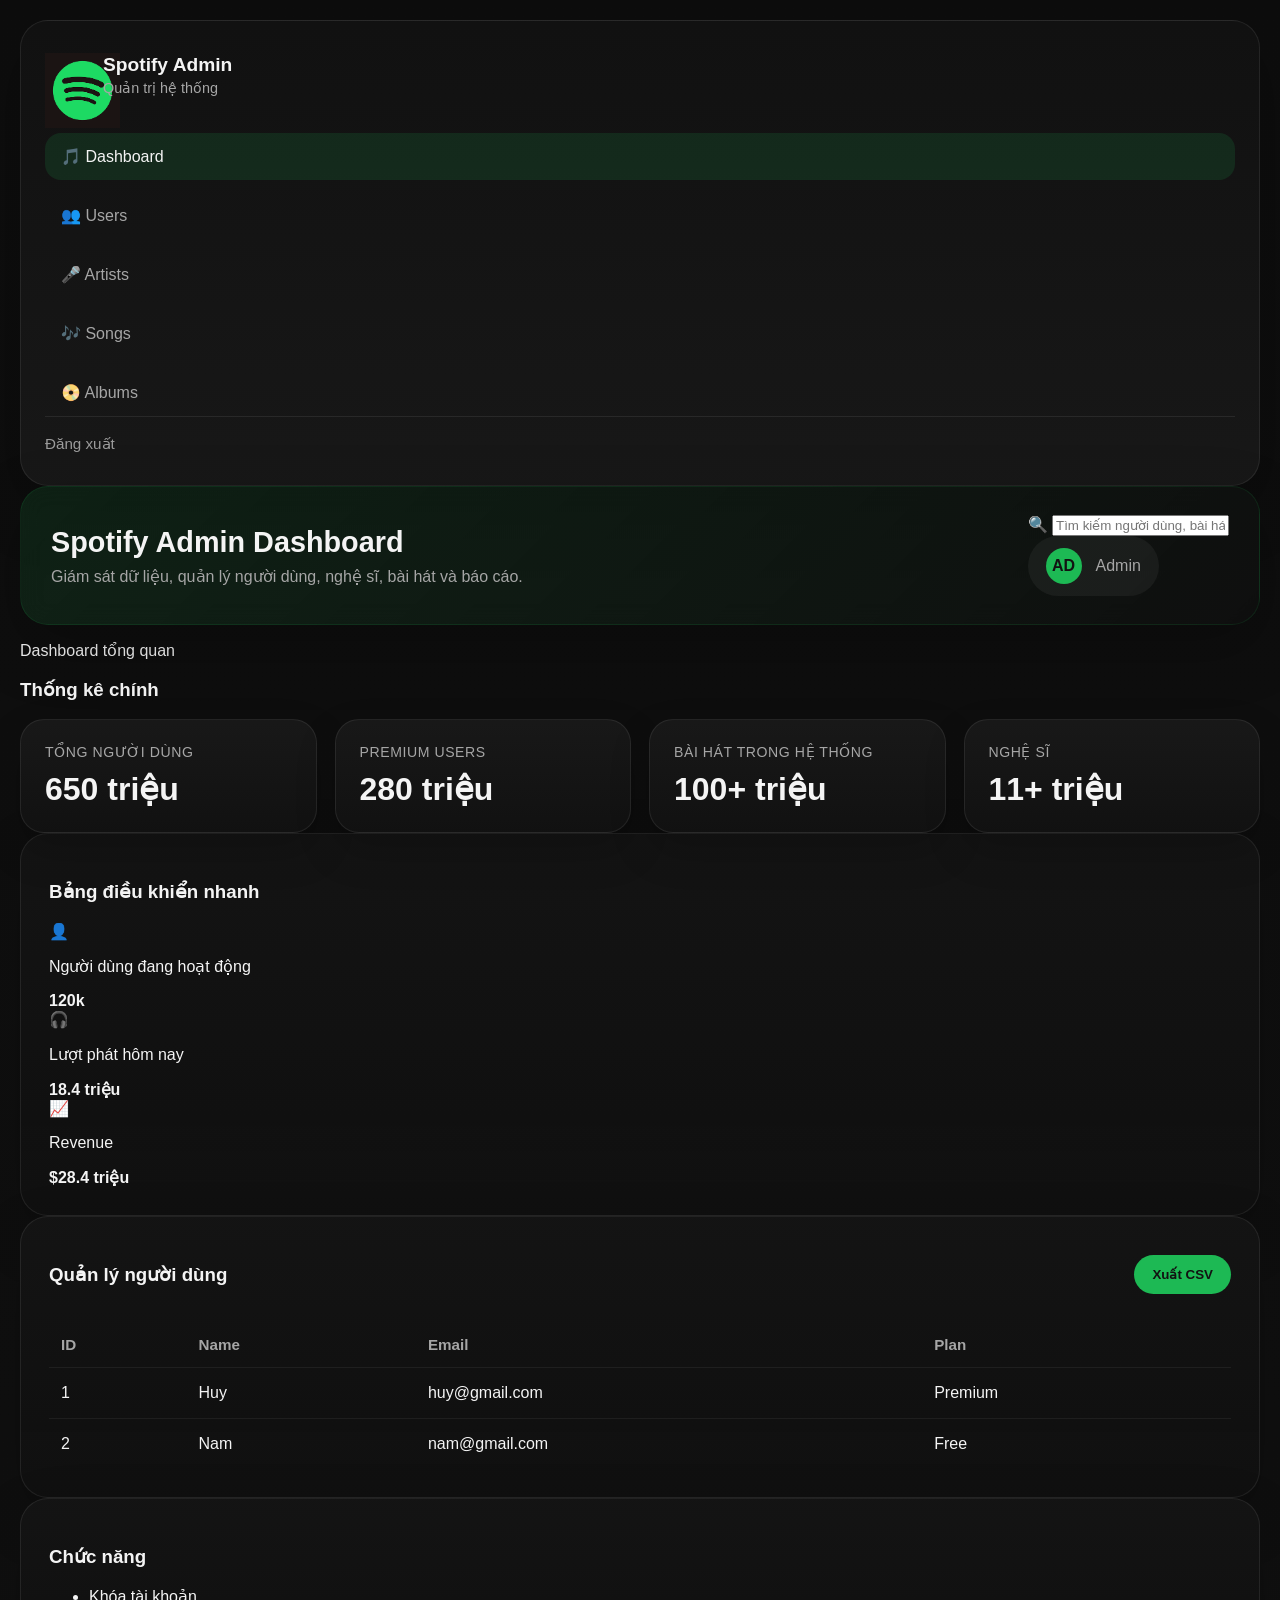
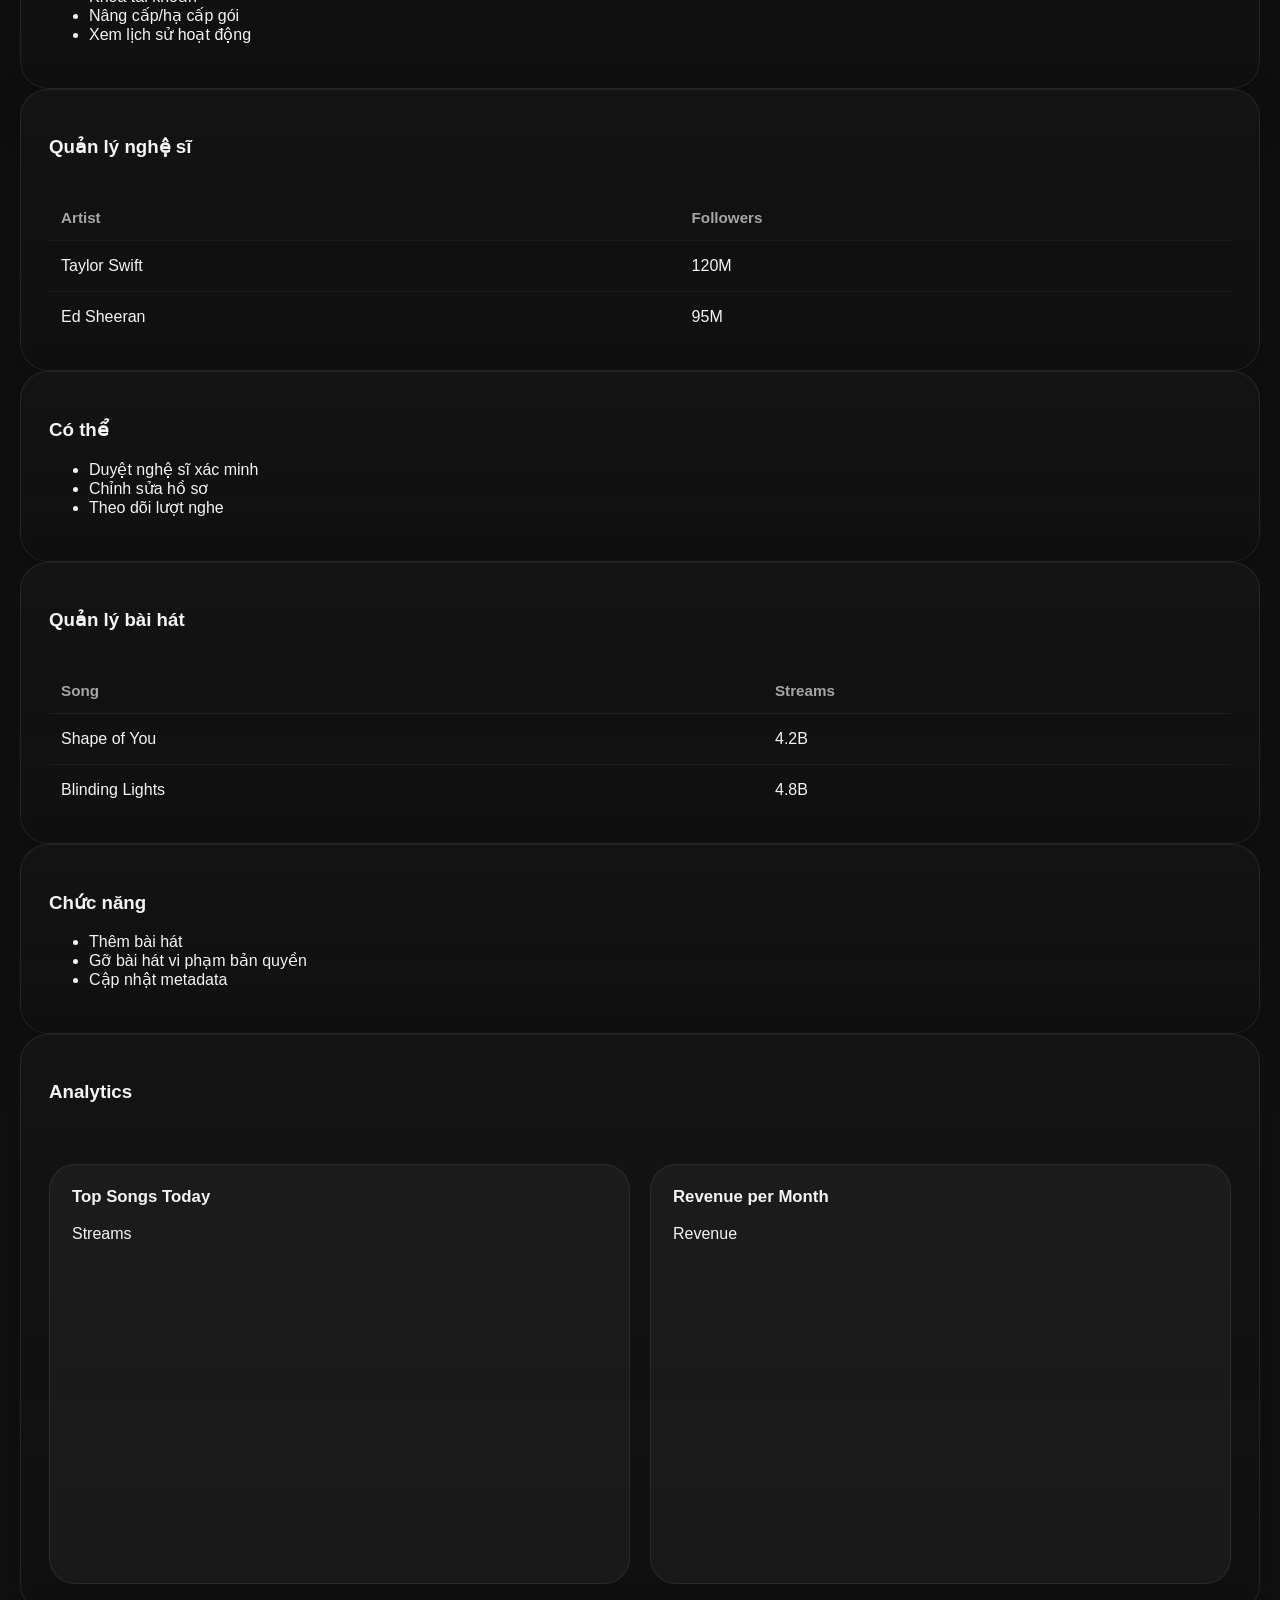
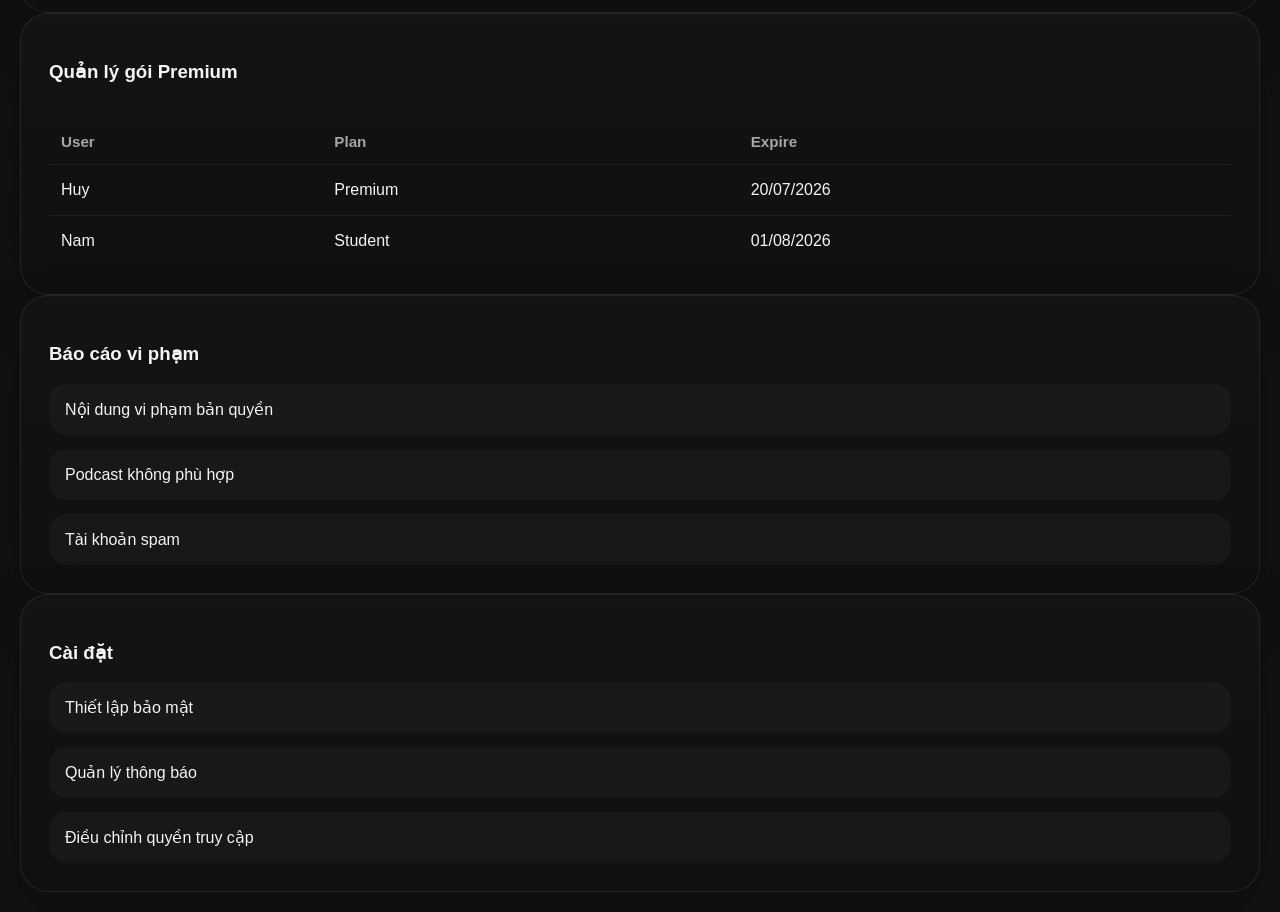
<file: Admin-spotify/index.html>
<!doctype html>
<html lang="vi">
  <head>
    <meta charset="UTF-8" />
    <meta name="viewport" content="width=device-width, initial-scale=1.0" />
    <title>Spotify Admin Dashboard</title>
    <link rel="stylesheet" href="styles.css" />
  </head>
  <body>
    <div class="admin-wrapper">
      <aside class="sidebar">
        <div class="brand">
          <div class="brand-icon img-icon" aria-hidden="true">
            <img
              alt="Spotify logo"
              width="75"
              height="75"
              src="[data-uri]"
            />
          </div>
          <div>
            <h1>Spotify Admin</h1>
            <p>Quản trị hệ thống</p>
          </div>
        </div>

        <nav class="nav-links">
          <a class="active" href="#dashboard">🎵 Dashboard</a>
          <a href="#users">👥 Users</a>
          <a href="#artists">🎤 Artists</a>
          <a href="#songs">🎶 Songs</a>
          <a href="#albums">📀 Albums</a>
        </nav>

        <div class="sidebar-footer">
          <p>Đăng xuất</p>
        </div>
      </aside>

      <main class="dashboard-panel">
        <header class="topbar">
          <div>
            <h2>Spotify Admin Dashboard</h2>
            <p>
              Giám sát dữ liệu, quản lý người dùng, nghệ sĩ, bài hát và báo cáo.
            </p>
          </div>

          <div class="topbar-actions">
            <div class="search-input">
              <span>🔍</span>
              <input
                type="text"
                placeholder="Tìm kiếm người dùng, bài hát..."
              />
            </div>

            <div class="user-card">
              <span>AD</span>
              <p>Admin</p>
            </div>
          </div>
        </header>

        <section id="dashboard" class="section overview-section">
          <div class="overview-info">
            <div class="title-block">
              <p class="section-label">Dashboard tổng quan</p>
              <h3>Thống kê chính</h3>
            </div>
            <div class="overview-cards">
              <article class="stat-card">
                <p>Tổng người dùng</p>
                <h3>650 triệu</h3>
              </article>
              <article class="stat-card">
                <p>Premium Users</p>
                <h3>280 triệu</h3>
              </article>
              <article class="stat-card">
                <p>Bài hát trong hệ thống</p>
                <h3>100+ triệu</h3>
              </article>
              <article class="stat-card">
                <p>Nghệ sĩ</p>
                <h3>11+ triệu</h3>
              </article>
            </div>
          </div>

          <div class="panel panel-large">
            <h3>Bảng điều khiển nhanh</h3>
            <div class="panel-body">
              <div class="small-card">
                <span>👤</span>
                <div>
                  <p>Người dùng đang hoạt động</p>
                  <strong>120k</strong>
                </div>
              </div>
              <div class="small-card">
                <span>🎧</span>
                <div>
                  <p>Lượt phát hôm nay</p>
                  <strong>18.4 triệu</strong>
                </div>
              </div>
              <div class="small-card">
                <span>📈</span>
                <div>
                  <p>Revenue</p>
                  <strong>$28.4 triệu</strong>
                </div>
              </div>
            </div>
          </div>
        </section>

        <section id="users" class="section users-section">
          <div class="panel panel-table">
            <div class="panel-header">
              <h3>Quản lý người dùng</h3>
              <button>Xuất CSV</button>
            </div>
            <table>
              <thead>
                <tr>
                  <th>ID</th>
                  <th>Name</th>
                  <th>Email</th>
                  <th>Plan</th>
                </tr>
              </thead>
              <tbody>
                <tr>
                  <td>1</td>
                  <td>Huy</td>
                  <td>huy@gmail.com</td>
                  <td>Premium</td>
                </tr>
                <tr>
                  <td>2</td>
                  <td>Nam</td>
                  <td>nam@gmail.com</td>
                  <td>Free</td>
                </tr>
              </tbody>
            </table>
          </div>

          <div class="panel panel-actions">
            <h3>Chức năng</h3>
            <ul>
              <li>Khóa tài khoản</li>
              <li>Nâng cấp/hạ cấp gói</li>
              <li>Xem lịch sử hoạt động</li>
            </ul>
          </div>
        </section>

        <section id="artists" class="section split-section">
          <div class="panel panel-table">
            <div class="panel-header">
              <h3>Quản lý nghệ sĩ</h3>
            </div>
            <table>
              <thead>
                <tr>
                  <th>Artist</th>
                  <th>Followers</th>
                </tr>
              </thead>
              <tbody>
                <tr>
                  <td>Taylor Swift</td>
                  <td>120M</td>
                </tr>
                <tr>
                  <td>Ed Sheeran</td>
                  <td>95M</td>
                </tr>
              </tbody>
            </table>
          </div>

          <div class="panel panel-actions">
            <h3>Có thể</h3>
            <ul>
              <li>Duyệt nghệ sĩ xác minh</li>
              <li>Chỉnh sửa hồ sơ</li>
              <li>Theo dõi lượt nghe</li>
            </ul>
          </div>
        </section>

        <section id="songs" class="section split-section">
          <div class="panel panel-table">
            <div class="panel-header">
              <h3>Quản lý bài hát</h3>
            </div>
            <table>
              <thead>
                <tr>
                  <th>Song</th>
                  <th>Streams</th>
                </tr>
              </thead>
              <tbody>
                <tr>
                  <td>Shape of You</td>
                  <td>4.2B</td>
                </tr>
                <tr>
                  <td>Blinding Lights</td>
                  <td>4.8B</td>
                </tr>
              </tbody>
            </table>
          </div>

          <div class="panel panel-actions">
            <h3>Chức năng</h3>
            <ul>
              <li>Thêm bài hát</li>
              <li>Gỡ bài hát vi phạm bản quyền</li>
              <li>Cập nhật metadata</li>
            </ul>
          </div>
        </section>

        <section id="analytics" class="section analytics-section">
          <div class="panel panel-chart">
            <div class="panel-header">
              <h3>Analytics</h3>
            </div>
            <div class="chart-grid">
              <div class="chart-card">
                <h4>Top Songs Today</h4>
                <div class="line-chart">
                  <div class="line-point point-1"></div>
                  <div class="line-point point-2"></div>
                  <div class="line-point point-3"></div>
                  <div class="line-point point-4"></div>
                </div>
                <div class="chart-labels">
                  <span>Streams</span>
                </div>
              </div>
              <div class="chart-card">
                <h4>Revenue per Month</h4>
                <div class="bar-small-chart">
                  <div class="bar small bar-1"></div>
                  <div class="bar small bar-2"></div>
                  <div class="bar small bar-3"></div>
                  <div class="bar small bar-4"></div>
                </div>
                <div class="chart-legend">
                  <span>Revenue</span>
                </div>
              </div>
            </div>
          </div>
        </section>

        <section id="subscriptions" class="section subscriptions-section">
          <div class="panel panel-table">
            <div class="panel-header">
              <h3>Quản lý gói Premium</h3>
            </div>
            <table>
              <thead>
                <tr>
                  <th>User</th>
                  <th>Plan</th>
                  <th>Expire</th>
                </tr>
              </thead>
              <tbody>
                <tr>
                  <td>Huy</td>
                  <td>Premium</td>
                  <td>20/07/2026</td>
                </tr>
                <tr>
                  <td>Nam</td>
                  <td>Student</td>
                  <td>01/08/2026</td>
                </tr>
              </tbody>
            </table>
          </div>
        </section>

        <section id="reports" class="section reports-section">
          <div class="panel panel-large">
            <h3>Báo cáo vi phạm</h3>
            <ul>
              <li>Nội dung vi phạm bản quyền</li>
              <li>Podcast không phù hợp</li>
              <li>Tài khoản spam</li>
            </ul>
          </div>
        </section>

        <section id="settings" class="section reports-section">
          <div class="panel panel-large">
            <h3>Cài đặt</h3>
            <ul>
              <li>Thiết lập bảo mật</li>
              <li>Quản lý thông báo</li>
              <li>Điều chỉnh quyền truy cập</li>
            </ul>
          </div>
        </section>
      </main>
    </div>
  </body>
</html>
</file>
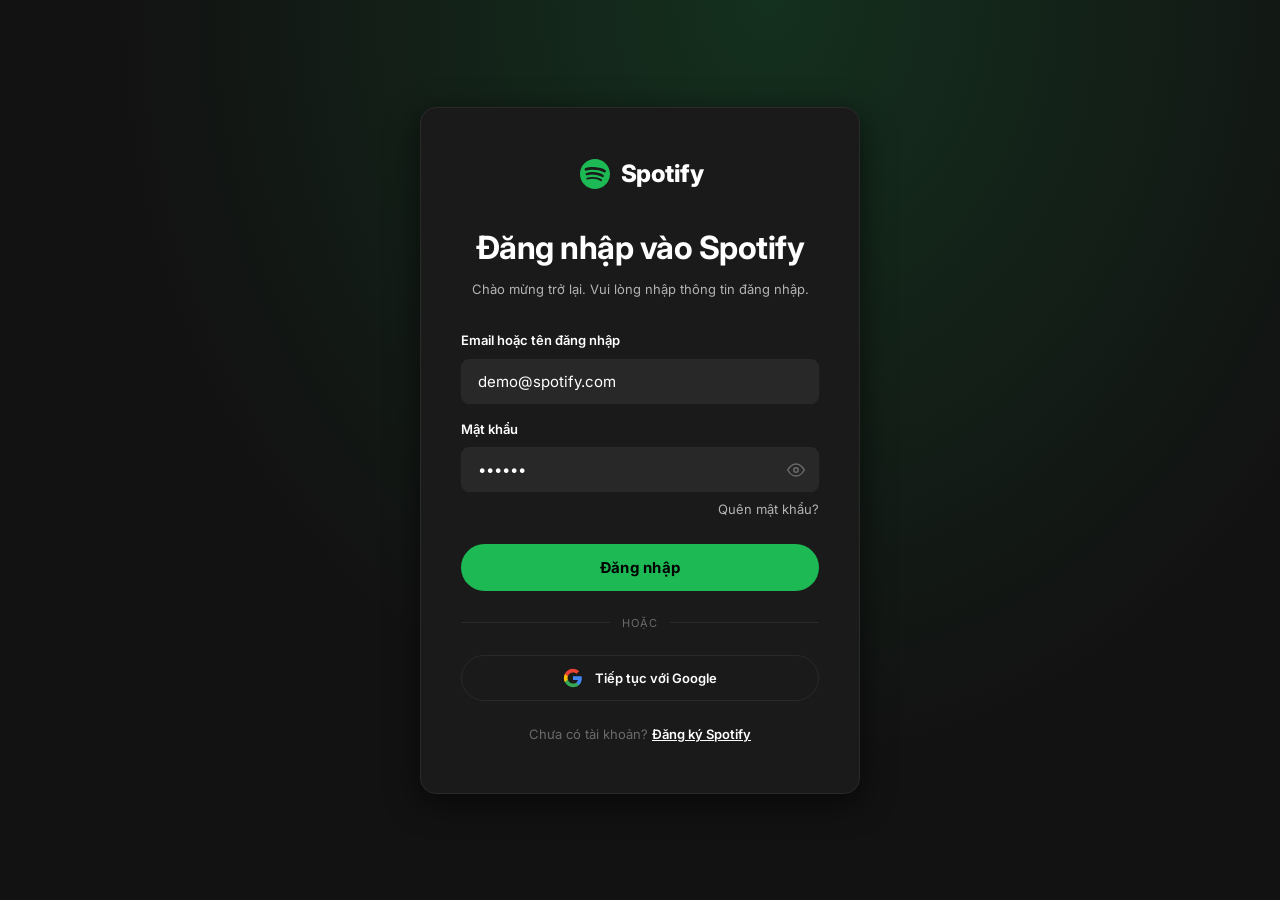
<file: Bài tập trên lớp/client/index.html>
<!DOCTYPE html>
<html lang="vi">
<head>
  <meta charset="UTF-8">
  <meta name="viewport" content="width=device-width, initial-scale=1.0">
  <title>Spotify Clone</title>
  <link rel="stylesheet" href="assets/css/style.css">
  <link rel="stylesheet" href="assets/css/main.css">
</head>
<body data-page="home">

<!-- ============================================
     APP LAYOUT
     ============================================ -->
<div class="app-layout">

  <!-- ==================== SIDEBAR ==================== -->
  <aside class="sidebar">

    <!-- Logo -->
    <a href="index.html" class="sidebar-logo">
      <svg viewBox="0 0 24 24" fill="currentColor">
        <path d="M12 2C6.477 2 2 6.477 2 12s4.477 10 10 10 10-4.477 10-10S17.523 2 12 2zm4.586 14.424a.623.623 0 0 1-.857.208c-2.348-1.435-5.304-1.76-8.785-.964a.623.623 0 1 1-.277-1.215c3.809-.87 7.076-.496 9.712 1.115.294.18.387.563.207.856zm1.223-2.722a.78.78 0 0 1-1.072.257c-2.687-1.652-6.785-2.131-9.965-1.166a.78.78 0 0 1-.973-.519.781.781 0 0 1 .519-.972c3.632-1.102 8.147-.568 11.234 1.328a.78.78 0 0 1 .257 1.072zm.105-2.835C14.692 8.95 9.375 8.775 6.297 9.71a.937.937 0 1 1-.543-1.792c3.532-1.072 9.404-.865 13.115 1.338a.937.937 0 0 1-.955 1.611z"/>
      </svg>
      <span class="sidebar-logo-text">Spotify</span>
    </a>

    <!-- Navigation -->
    <nav class="sidebar-nav">
      <a href="index.html" class="sidebar-nav-item active" id="nav-home">
        <svg viewBox="0 0 24 24" fill="currentColor" width="22" height="22">
          <path d="M10 20v-6h4v6h5v-8h3L12 3 2 12h3v8z"/>
        </svg>
        Trang chủ
      </a>
      <a href="#" class="sidebar-nav-item" id="nav-search">
        <svg viewBox="0 0 24 24" fill="none" stroke="currentColor" stroke-width="2" width="22" height="22">
          <circle cx="11" cy="11" r="8"/><line x1="21" y1="21" x2="16.65" y2="16.65"/>
        </svg>
        Tìm kiếm
      </a>
    </nav>

    <!-- Library -->
    <div class="sidebar-library">
      <div class="sidebar-library-header">
        <div class="sidebar-library-title">
          <svg viewBox="0 0 24 24" fill="currentColor" width="20" height="20">
            <path d="M20 2H8c-1.1 0-2 .9-2 2v12c0 1.1.9 2 2 2h12c1.1 0 2-.9 2-2V4c0-1.1-.9-2-2-2zm-2 5h-3v5.5a2.5 2.5 0 0 1-5 0 2.5 2.5 0 0 1 2.5-2.5c.57 0 1.08.19 1.5.5V5h4v2zM4 6H2v14c0 1.1.9 2 2 2h14v-2H4V6z"/>
          </svg>
          Thư viện của bạn
        </div>
        <div class="sidebar-library-actions">
          <button class="btn-icon-sm" title="Tạo playlist mới" data-action="create-playlist">
            <svg viewBox="0 0 24 24" fill="none" stroke="currentColor" stroke-width="2.5" width="16" height="16">
              <line x1="12" y1="5" x2="12" y2="19"/><line x1="5" y1="12" x2="19" y2="12"/>
            </svg>
          </button>
        </div>
      </div>

      <!-- Playlist list -->
      <div class="sidebar-playlist-list" id="sidebar-playlist-list">
        <!-- Điền bởi playlist.js -->
        <div style="padding:12px;font-size:13px;color:var(--color-text-muted);">Đang tải...</div>
      </div>

      <!-- Create playlist card -->
      <div class="sidebar-create-card">
        <h4>Tạo danh sách phát đầu tiên</h4>
        <p>Tập hợp những bài hát bạn yêu thích vào một nơi.</p>
        <button class="btn-create-playlist" data-action="create-playlist">Tạo playlist</button>
      </div>
    </div>

  </aside>

  <!-- ==================== MAIN CONTENT ==================== -->
  <main class="main-content">

    <!-- Topbar -->
    <header class="topbar" id="topbar">
      <!-- Nav arrows -->
      <div class="topbar-nav">
        <button class="btn-nav" id="btn-back" title="Quay lại" onclick="history.back()">
          <svg viewBox="0 0 24 24" fill="none" stroke="currentColor" stroke-width="2.5" width="16" height="16">
            <polyline points="15 18 9 12 15 6"/>
          </svg>
        </button>
        <button class="btn-nav" id="btn-forward" title="Tiến" onclick="history.forward()">
          <svg viewBox="0 0 24 24" fill="none" stroke="currentColor" stroke-width="2.5" width="16" height="16">
            <polyline points="9 18 15 12 9 6"/>
          </svg>
        </button>
      </div>

      <!-- Search -->
      <div class="search-bar">
        <svg class="search-icon" viewBox="0 0 24 24" fill="none" stroke="currentColor" stroke-width="2">
          <circle cx="11" cy="11" r="8"/><line x1="21" y1="21" x2="16.65" y2="16.65"/>
        </svg>
        <input
          class="search-input"
          type="text"
          placeholder="Tìm bài hát, nghệ sĩ..."
          id="search-input"
          autocomplete="off"
        >
        <div class="search-results-dropdown" id="search-dropdown">
          <!-- Điền bởi search.js -->
        </div>
      </div>

      <!-- User menu -->
      <div class="topbar-user">
        <div class="user-menu-btn" id="user-menu-btn">
          <div class="user-avatar" id="user-avatar">
            <!-- Chữ viết tắt tên người dùng -->
          </div>
          <svg viewBox="0 0 24 24" fill="none" stroke="currentColor" stroke-width="2.5" width="16" height="16">
            <polyline points="6 9 12 15 18 9"/>
          </svg>
        </div>

        <!-- Dropdown menu -->
        <div class="user-dropdown" id="user-dropdown">
          <div class="user-dropdown-item" id="menu-profile">
            <svg viewBox="0 0 24 24" fill="none" stroke="currentColor" stroke-width="2" width="18" height="18">
              <path d="M20 21v-2a4 4 0 0 0-4-4H8a4 4 0 0 0-4 4v2"/>
              <circle cx="12" cy="7" r="4"/>
            </svg>
            Hồ sơ
          </div>
          <div class="user-dropdown-item">
            <svg viewBox="0 0 24 24" fill="none" stroke="currentColor" stroke-width="2" width="18" height="18">
              <circle cx="12" cy="12" r="3"/>
              <path d="M19.4 15a1.65 1.65 0 0 0 .33 1.82l.06.06a2 2 0 0 1-2.83 2.83l-.06-.06a1.65 1.65 0 0 0-1.82-.33 1.65 1.65 0 0 0-1 1.51V21a2 2 0 0 1-4 0v-.09A1.65 1.65 0 0 0 9 19.4a1.65 1.65 0 0 0-1.82.33l-.06.06a2 2 0 0 1-2.83-2.83l.06-.06A1.65 1.65 0 0 0 4.68 15a1.65 1.65 0 0 0-1.51-1H3a2 2 0 0 1 0-4h.09A1.65 1.65 0 0 0 4.6 9a1.65 1.65 0 0 0-.33-1.82l-.06-.06a2 2 0 0 1 2.83-2.83l.06.06A1.65 1.65 0 0 0 9 4.68a1.65 1.65 0 0 0 1-1.51V3a2 2 0 0 1 4 0v.09a1.65 1.65 0 0 0 1 1.51 1.65 1.65 0 0 0 1.82-.33l.06-.06a2 2 0 0 1 2.83 2.83l-.06.06A1.65 1.65 0 0 0 19.4 9a1.65 1.65 0 0 0 1.51 1H21a2 2 0 0 1 0 4h-.09a1.65 1.65 0 0 0-1.51 1z"/>
            </svg>
            Cài đặt
          </div>
          <div class="user-dropdown-divider"></div>
          <div class="user-dropdown-item" id="menu-logout" onclick="Auth.logout()">
            <svg viewBox="0 0 24 24" fill="none" stroke="currentColor" stroke-width="2" width="18" height="18">
              <path d="M9 21H5a2 2 0 0 1-2-2V5a2 2 0 0 1 2-2h4"/>
              <polyline points="16 17 21 12 16 7"/>
              <line x1="21" y1="12" x2="9" y2="12"/>
            </svg>
            Đăng xuất
          </div>
        </div>
      </div>
    </header>

    <!-- Content area -->
    <div class="content-area" id="content-area">

      <!-- Greeting -->
      <div class="greeting-bar">
        <h2 class="greeting-text" id="greeting-text">Chào buổi tối</h2>
      </div>

      <!-- Quick access grid -->
      <div class="quick-grid" id="quick-grid">
        <!-- Điền bởi JS -->
        <div class="quick-item"><div class="quick-item-thumb skeleton"></div><div class="quick-item-name skeleton skeleton-line" style="flex:1;margin:0 16px 0 0"></div></div>
        <div class="quick-item"><div class="quick-item-thumb skeleton"></div><div class="quick-item-name skeleton skeleton-line" style="flex:1;margin:0 16px 0 0"></div></div>
        <div class="quick-item"><div class="quick-item-thumb skeleton"></div><div class="quick-item-name skeleton skeleton-line" style="flex:1;margin:0 16px 0 0"></div></div>
        <div class="quick-item"><div class="quick-item-thumb skeleton"></div><div class="quick-item-name skeleton skeleton-line" style="flex:1;margin:0 16px 0 0"></div></div>
        <div class="quick-item"><div class="quick-item-thumb skeleton"></div><div class="quick-item-name skeleton skeleton-line" style="flex:1;margin:0 16px 0 0"></div></div>
        <div class="quick-item"><div class="quick-item-thumb skeleton"></div><div class="quick-item-name skeleton skeleton-line" style="flex:1;margin:0 16px 0 0"></div></div>
      </div>

      <!-- Trending section -->
      <div class="section-header">
        <h3 class="section-title">Đang thịnh hành</h3>
        <span class="section-show-all" onclick="showSection('trending')">Hiển thị tất cả</span>
      </div>
      <div class="card-grid" id="trending-grid">
        <!-- Skeleton -->
        ${Array(5).fill(0).map(() => `
          <div class="music-card">
            <div class="music-card-thumb-wrap">
              <div class="music-card-thumb skeleton"></div>
            </div>
            <div class="skeleton skeleton-line" style="margin-bottom:8px"></div>
            <div class="skeleton skeleton-line short"></div>
          </div>`).join('')}
      </div>

      <!-- Recently played -->
      <div class="section-header">
        <h3 class="section-title">Nghe gần đây</h3>
        <span class="section-show-all">Hiển thị tất cả</span>
      </div>
      <div class="card-grid" id="recent-grid">
        ${Array(5).fill(0).map(() => `
          <div class="music-card">
            <div class="music-card-thumb-wrap">
              <div class="music-card-thumb skeleton"></div>
            </div>
            <div class="skeleton skeleton-line" style="margin-bottom:8px"></div>
            <div class="skeleton skeleton-line short"></div>
          </div>`).join('')}
      </div>

    </div><!-- end content-area -->
  </main>

  <!-- ==================== PLAYER BAR ==================== -->
  <footer class="player-bar" id="player-bar">

    <!-- Left: Now playing -->
    <div class="player-now-playing">
      <div class="player-thumb" id="player-thumb">
        <svg viewBox="0 0 24 24" fill="currentColor" width="24" height="24">
          <path d="M9 3v10.55A4 4 0 1 0 11 17V7h4V3H9z"/>
        </svg>
      </div>
      <div class="player-track-info">
        <div class="player-track-name" id="player-track-name">—</div>
        <div class="player-track-artist" id="player-track-artist">Chọn bài để phát</div>
      </div>
      <button class="btn-like" id="btn-like" title="Thêm vào bài hát đã thích">
        <svg viewBox="0 0 24 24" fill="none" stroke="currentColor" stroke-width="2" width="16" height="16">
          <path d="M20.84 4.61a5.5 5.5 0 0 0-7.78 0L12 5.67l-1.06-1.06a5.5 5.5 0 0 0-7.78 7.78l1.06 1.06L12 21.23l7.78-7.78 1.06-1.06a5.5 5.5 0 0 0 0-7.78z"/>
        </svg>
      </button>
    </div>

    <!-- Center: Controls -->
    <div class="player-controls">
      <div class="player-buttons">
        <!-- Shuffle -->
        <button class="btn-player" id="btn-shuffle" title="Phát ngẫu nhiên">
          <svg viewBox="0 0 24 24" fill="none" stroke="currentColor" stroke-width="2" width="18" height="18">
            <polyline points="16 3 21 3 21 8"/><line x1="4" y1="20" x2="21" y2="3"/>
            <polyline points="21 16 21 21 16 21"/><line x1="15" y1="15" x2="21" y2="21"/>
          </svg>
        </button>

        <!-- Previous -->
        <button class="btn-player" id="btn-prev" title="Bài trước (Ctrl+←)">
          <svg viewBox="0 0 24 24" fill="currentColor" width="18" height="18">
            <polygon points="19 20 9 12 19 4"/><line x1="5" y1="19" x2="5" y2="5" stroke="currentColor" stroke-width="2" stroke-linecap="round"/>
          </svg>
        </button>

        <!-- Play/Pause -->
        <button class="btn-play-main" id="btn-play" title="Phát/Dừng (Space)">
          <svg viewBox="0 0 24 24" fill="currentColor" width="20" height="20">
            <polygon points="5,3 19,12 5,21"/>
          </svg>
        </button>

        <!-- Next -->
        <button class="btn-player" id="btn-next" title="Bài tiếp (Ctrl+→)">
          <svg viewBox="0 0 24 24" fill="currentColor" width="18" height="18">
            <polygon points="5 4 15 12 5 20"/><line x1="19" y1="5" x2="19" y2="19" stroke="currentColor" stroke-width="2" stroke-linecap="round"/>
          </svg>
        </button>

        <!-- Repeat -->
        <button class="btn-player" id="btn-repeat" title="Lặp lại">
          <svg viewBox="0 0 24 24" fill="none" stroke="currentColor" stroke-width="2" width="18" height="18">
            <polyline points="17 1 21 5 17 9"/><path d="M3 11V9a4 4 0 0 1 4-4h14"/>
            <polyline points="7 23 3 19 7 15"/><path d="M21 13v2a4 4 0 0 1-4 4H3"/>
          </svg>
        </button>
      </div>

      <!-- Progress -->
      <div class="player-progress">
        <span class="progress-time" id="current-time">0:00</span>
        <div class="progress-bar-track" id="progress-track">
          <div class="progress-bar-fill" id="progress-fill" style="width:0%">
            <div class="progress-bar-handle" id="progress-handle"></div>
          </div>
        </div>
        <span class="progress-time" id="total-time">0:00</span>
      </div>
    </div>

    <!-- Right: Volume & extras -->
    <div class="player-extras">
      <!-- Visualizer -->
      <div class="player-visualizer" id="player-visualizer">
        <div class="visualizer-bar" style="--min-h:3px;--max-h:14px;--dur:0.7s;height:8px"></div>
        <div class="visualizer-bar" style="--min-h:5px;--max-h:20px;--dur:0.9s;height:12px"></div>
        <div class="visualizer-bar" style="--min-h:4px;--max-h:16px;--dur:0.6s;height:10px"></div>
        <div class="visualizer-bar" style="--min-h:3px;--max-h:18px;--dur:1.1s;height:7px"></div>
        <div class="visualizer-bar" style="--min-h:6px;--max-h:14px;--dur:0.8s;height:14px"></div>
      </div>

      <!-- Queue -->
      <button class="btn-player" title="Hàng chờ">
        <svg viewBox="0 0 24 24" fill="none" stroke="currentColor" stroke-width="2" width="16" height="16">
          <line x1="8" y1="6" x2="21" y2="6"/><line x1="8" y1="12" x2="21" y2="12"/>
          <line x1="8" y1="18" x2="21" y2="18"/>
          <line x1="3" y1="6" x2="3.01" y2="6"/><line x1="3" y1="12" x2="3.01" y2="12"/>
          <line x1="3" y1="18" x2="3.01" y2="18"/>
        </svg>
      </button>

      <!-- Mute -->
      <div class="volume-control">
        <button class="btn-player" id="btn-mute" title="Tắt/bật âm (M)">
          <svg viewBox="0 0 24 24" fill="none" stroke="currentColor" stroke-width="2" width="16" height="16">
            <polygon points="11 5 6 9 2 9 2 15 6 15 11 19 11 5"/>
            <path d="M15.54 8.46a5 5 0 0 1 0 7.07"/>
            <path d="M19.07 4.93a10 10 0 0 1 0 14.14"/>
          </svg>
        </button>
        <input type="range" class="volume-slider" id="volume-slider" min="0" max="1" step="0.01" value="0.7">
      </div>
    </div>

  </footer>

</div><!-- end app-layout -->


<!-- ==================== PLAYLIST MODAL ==================== -->
<div class="modal-overlay" id="playlist-modal">
  <div class="modal">
    <div class="modal-header">
      <h2 class="modal-title">Tạo playlist mới</h2>
      <button class="modal-close">
        <svg viewBox="0 0 24 24" fill="none" stroke="currentColor" stroke-width="2.5" width="20" height="20">
          <line x1="18" y1="6" x2="6" y2="18"/><line x1="6" y1="6" x2="18" y2="18"/>
        </svg>
      </button>
    </div>
    <form id="create-playlist-form">
      <div class="form-group" style="margin-bottom:16px">
        <label class="form-label" for="playlist-name">Tên playlist</label>
        <input class="form-input" type="text" id="playlist-name" placeholder="Playlist của tôi" maxlength="100" required>
      </div>
      <div class="form-group" style="margin-bottom:24px">
        <label class="form-label" for="playlist-desc">Mô tả (tuỳ chọn)</label>
        <input class="form-input" type="text" id="playlist-desc" placeholder="Thêm mô tả cho playlist..." maxlength="300">
      </div>
      <button type="submit" id="playlist-submit"
              style="width:100%;padding:14px;background:var(--color-accent);color:#000;
                     font-size:15px;font-weight:700;border-radius:var(--radius-full);
                     cursor:pointer;transition:background 0.15s,transform 0.15s;border:none"
              onmouseover="this.style.background='var(--color-accent-hover)';this.style.transform='scale(1.02)'"
              onmouseout="this.style.background='var(--color-accent)';this.style.transform='scale(1)'">
        Tạo
      </button>
    </form>
  </div>
</div>

<!-- ==================== SCRIPTS ==================== -->
<script src="assets/js/api.js"></script>
<script src="assets/js/auth.js"></script>
<script src="assets/js/player.js"></script>
<script src="assets/js/search.js"></script>
<script src="assets/js/playlist.js"></script>

<script>
// ============================================
// index.js inline — Logic trang chủ
// ============================================
document.addEventListener('DOMContentLoaded', async () => {

  // Kiểm tra đăng nhập
  if (!Auth.requireAuth()) return;

  const user = Auth.getCurrentUser();

  // ---- User avatar & tên ----
  const avatarEl = document.getElementById('user-avatar');
  if (avatarEl && user) {
    if (user.avatar) {
      avatarEl.innerHTML = `<img src="${user.avatar}" alt="${user.name}" style="width:100%;height:100%;object-fit:cover">`;
    } else {
      avatarEl.textContent = (user.name || 'U').charAt(0).toUpperCase();
    }
  }

  // ---- Greeting theo giờ ----
  const hour = new Date().getHours();
  const greetingEl = document.getElementById('greeting-text');
  if (greetingEl) {
    greetingEl.textContent =
      hour < 12 ? 'Chào buổi sáng' :
      hour < 18 ? 'Chào buổi chiều' :
                  'Chào buổi tối';
  }

  // ---- User dropdown ----
  const menuBtn  = document.getElementById('user-menu-btn');
  const dropdown = document.getElementById('user-dropdown');
  menuBtn?.addEventListener('click', (e) => {
    e.stopPropagation();
    dropdown?.classList.toggle('open');
  });
  document.addEventListener('click', () => dropdown?.classList.remove('open'));

  // ---- Load trending songs ----
  await loadTrendingSongs();
  await loadRecentPlaylists();
});

async function loadTrendingSongs() {
  const grid = document.getElementById('trending-grid');
  if (!grid) return;

  try {
    const data  = await window.API.songs.getTrending();
    const songs = data.songs || data || [];

    if (songs.length === 0) {
      grid.innerHTML = `<div style="font-size:14px;color:var(--color-text-muted);grid-column:1/-1">
        Chưa có bài hát nào.
      </div>`;
      return;
    }

    grid.innerHTML = songs.slice(0, 5).map((song, i) => `
      <div class="music-card" ondblclick="window.Player.loadSong(${JSON.stringify(JSON.stringify(song)).slice(1,-1)}, null, 0)"
           onclick="">
        <div class="music-card-thumb-wrap">
          <div class="music-card-thumb" style="background:${randomGradient(i)}">
            ${song.coverUrl
              ? `<img src="${song.coverUrl}" alt="${escHtml(song.title)}" style="width:100%;height:100%;object-fit:cover">`
              : `<svg viewBox="0 0 24 24" fill="rgba(255,255,255,0.3)" width="40" height="40">
                   <path d="M9 3v10.55A4 4 0 1 0 11 17V7h4V3H9z"/>
                 </svg>`}
          </div>
          <button class="music-card-play-btn"
                  onclick="event.stopPropagation();playSong(${i},'trending')">
            <svg viewBox="0 0 24 24" fill="currentColor" width="22" height="22">
              <polygon points="5,3 19,12 5,21"/>
            </svg>
          </button>
        </div>
        <div class="music-card-title">${escHtml(song.title)}</div>
        <div class="music-card-sub">${escHtml(song.artist || '')}</div>
      </div>`).join('');

    // Quick grid
    updateQuickGrid(songs.slice(0, 6));

    window._trendingSongs = songs;

  } catch {
    grid.innerHTML = `<div style="font-size:14px;color:var(--color-text-muted);grid-column:1/-1">
      Không thể tải bài hát. Kiểm tra kết nối server.
    </div>`;
  }
}

async function loadRecentPlaylists() {
  const grid = document.getElementById('recent-grid');
  if (!grid) return;

  try {
    const data      = await window.API.playlists.getMyPlaylists();
    const playlists = data.playlists || data || [];

    if (playlists.length === 0) {
      grid.innerHTML = `<div style="font-size:14px;color:var(--color-text-muted);grid-column:1/-1">
        Bạn chưa có playlist nào.
        <span style="cursor:pointer;text-decoration:underline;color:var(--color-text-secondary)"
              onclick="document.querySelector('[data-action=create-playlist]').click()">
          Tạo ngay!
        </span>
      </div>`;
      return;
    }

    grid.innerHTML = playlists.slice(0, 5).map((pl, i) => `
      <div class="music-card"
           onclick="PlaylistManager.openPlaylist('${pl._id}')">
        <div class="music-card-thumb-wrap">
          <div class="music-card-thumb" style="background:${randomGradient(i + 3)}">
            ${pl.coverUrl
              ? `<img src="${pl.coverUrl}" alt="${escHtml(pl.name)}" style="width:100%;height:100%;object-fit:cover">`
              : `<svg viewBox="0 0 24 24" fill="rgba(255,255,255,0.3)" width="40" height="40">
                   <path d="M9 3v10.55A4 4 0 1 0 11 17V7h4V3H9z"/>
                 </svg>`}
          </div>
          <button class="music-card-play-btn"
                  onclick="event.stopPropagation();PlaylistManager.playAll('${pl._id}')">
            <svg viewBox="0 0 24 24" fill="currentColor" width="22" height="22">
              <polygon points="5,3 19,12 5,21"/>
            </svg>
          </button>
        </div>
        <div class="music-card-title">${escHtml(pl.name)}</div>
        <div class="music-card-sub">${pl.songs?.length || 0} bài hát</div>
      </div>`).join('');

  } catch {
    grid.innerHTML = `<div style="font-size:14px;color:var(--color-text-muted);grid-column:1/-1">
      Không thể tải playlist.
    </div>`;
  }
}

function updateQuickGrid(songs) {
  const grid = document.getElementById('quick-grid');
  if (!grid || !songs?.length) return;

  grid.innerHTML = songs.map((song, i) => `
    <div class="quick-item" onclick="window.Player?.loadSong(window._trendingSongs[${i}], window._trendingSongs, ${i})">
      <div class="quick-item-thumb" style="background:${randomGradient(i)}">
        ${song.coverUrl
          ? `<img src="${song.coverUrl}" alt="${escHtml(song.title)}" style="width:100%;height:100%;object-fit:cover">`
          : `<svg viewBox="0 0 24 24" fill="rgba(255,255,255,0.4)" width="24" height="24">
               <path d="M9 3v10.55A4 4 0 1 0 11 17V7h4V3H9z"/>
             </svg>`}
      </div>
      <span class="quick-item-name">${escHtml(song.title)}</span>
      <div class="quick-item-play">
        <svg viewBox="0 0 24 24" fill="currentColor" width="18" height="18">
          <polygon points="5,3 19,12 5,21"/>
        </svg>
      </div>
    </div>`).join('');
}

function playSong(index, source) {
  const songs = source === 'trending' ? (window._trendingSongs || []) : [];
  if (!songs[index]) return;
  window.Player?.loadSong(songs[index], songs, index);
}

// Gradient backgrounds cho cards (không cần ảnh)
const GRADIENTS = [
  'linear-gradient(135deg,#1DB954,#158A3E)',
  'linear-gradient(135deg,#E91429,#A00D1B)',
  'linear-gradient(135deg,#2D46B9,#1A2A6C)',
  'linear-gradient(135deg,#F59B23,#B06A00)',
  'linear-gradient(135deg,#8D67AB,#5C3D7A)',
  'linear-gradient(135deg,#0D73EC,#0050A0)',
  'linear-gradient(135deg,#E8115B,#A00040)',
];
function randomGradient(i) { return GRADIENTS[i % GRADIENTS.length]; }

function escHtml(str) {
  if (!str) return '';
  return str.replace(/&/g,'&amp;').replace(/</g,'&lt;').replace(/>/g,'&gt;').replace(/"/g,'&quot;');
}
</script>

</body>
</html>
</file>
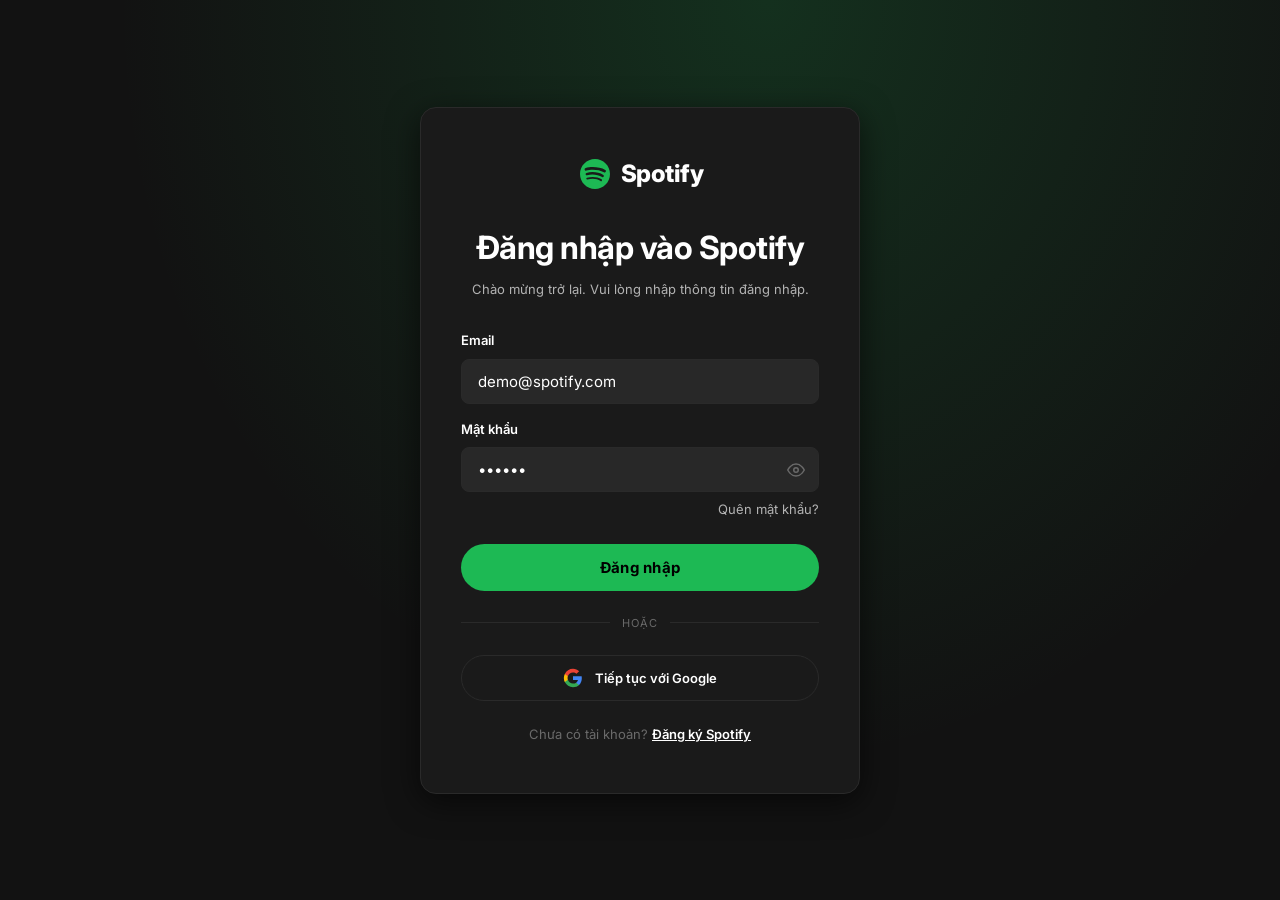
<file: client/client/index.html>
<!-- Home -->
<!DOCTYPE html>
<html lang="vi">
<head>
  <meta charset="UTF-8">
  <meta name="viewport" content="width=device-width, initial-scale=1.0">
  <title>Spotify Clone</title>
  <link rel="stylesheet" href="assets/css/style.css">
  <link rel="stylesheet" href="assets/css/main.css">
</head>
<body data-page="home">

<!-- ============================================
     APP LAYOUT
     ============================================ -->
<div class="app-layout">

  <!-- ==================== SIDEBAR ==================== -->
  <aside class="sidebar">

    <!-- Logo -->
    <a href="index.html" class="sidebar-logo">
      <svg viewBox="0 0 24 24" fill="currentColor">
        <path d="M12 2C6.477 2 2 6.477 2 12s4.477 10 10 10 10-4.477 10-10S17.523 2 12 2zm4.586 14.424a.623.623 0 0 1-.857.208c-2.348-1.435-5.304-1.76-8.785-.964a.623.623 0 1 1-.277-1.215c3.809-.87 7.076-.496 9.712 1.115.294.18.387.563.207.856zm1.223-2.722a.78.78 0 0 1-1.072.257c-2.687-1.652-6.785-2.131-9.965-1.166a.78.78 0 0 1-.973-.519.781.781 0 0 1 .519-.972c3.632-1.102 8.147-.568 11.234 1.328a.78.78 0 0 1 .257 1.072zm.105-2.835C14.692 8.95 9.375 8.775 6.297 9.71a.937.937 0 1 1-.543-1.792c3.532-1.072 9.404-.865 13.115 1.338a.937.937 0 0 1-.955 1.611z"/>
      </svg>
      <span class="sidebar-logo-text">Spotify</span>
    </a>

    <!-- Navigation -->
    <nav class="sidebar-nav">
      <a href="index.html" class="sidebar-nav-item active" id="nav-home">
        <svg viewBox="0 0 24 24" fill="currentColor" width="22" height="22">
          <path d="M10 20v-6h4v6h5v-8h3L12 3 2 12h3v8z"/>
        </svg>
        Trang chủ
      </a>
      <a href="search.html" class="sidebar-nav-item" id="nav-search">
        <svg viewBox="0 0 24 24" fill="none" stroke="currentColor" stroke-width="2" width="22" height="22">
          <circle cx="11" cy="11" r="8"/><line x1="21" y1="21" x2="16.65" y2="16.65"/>
        </svg>
        Tìm kiếm
      </a>
    </nav>

    <!-- Library -->
    <div class="sidebar-library">
      <div class="sidebar-library-header">
        <div class="sidebar-library-title">
          <svg viewBox="0 0 24 24" fill="currentColor" width="20" height="20">
            <path d="M20 2H8c-1.1 0-2 .9-2 2v12c0 1.1.9 2 2 2h12c1.1 0 2-.9 2-2V4c0-1.1-.9-2-2-2zm-2 5h-3v5.5a2.5 2.5 0 0 1-5 0 2.5 2.5 0 0 1 2.5-2.5c.57 0 1.08.19 1.5.5V5h4v2zM4 6H2v14c0 1.1.9 2 2 2h14v-2H4V6z"/>
          </svg>
          Thư viện của bạn
        </div>
        <div class="sidebar-library-actions">
          <button class="btn-icon-sm" title="Tạo playlist mới" data-action="create-playlist">
            <svg viewBox="0 0 24 24" fill="none" stroke="currentColor" stroke-width="2.5" width="16" height="16">
              <line x1="12" y1="5" x2="12" y2="19"/><line x1="5" y1="12" x2="19" y2="12"/>
            </svg>
          </button>
        </div>
      </div>

      <!-- Playlist list -->
      <div class="sidebar-playlist-list" id="sidebar-playlist-list">
        <!-- Điền bởi playlist.js -->
        <div style="padding:12px;font-size:13px;color:var(--color-text-muted);">Đang tải...</div>
      </div>

      <!-- Create playlist card -->
      <div class="sidebar-create-card">
        <h4>Tạo danh sách phát đầu tiên</h4>
        <p>Tập hợp những bài hát bạn yêu thích vào một nơi.</p>
        <button class="btn-create-playlist" data-action="create-playlist">Tạo playlist</button>
      </div>
    </div>

  </aside>

  <!-- ==================== MAIN CONTENT ==================== -->
  <main class="main-content">

    <!-- Topbar -->
    <header class="topbar" id="topbar">
      <!-- Nav arrows -->
      <div class="topbar-nav">
        <button class="btn-nav" id="btn-back" title="Quay lại" onclick="history.back()">
          <svg viewBox="0 0 24 24" fill="none" stroke="currentColor" stroke-width="2.5" width="16" height="16">
            <polyline points="15 18 9 12 15 6"/>
          </svg>
        </button>
        <button class="btn-nav" id="btn-forward" title="Tiến" onclick="history.forward()">
          <svg viewBox="0 0 24 24" fill="none" stroke="currentColor" stroke-width="2.5" width="16" height="16">
            <polyline points="9 18 15 12 9 6"/>
          </svg>
        </button>
      </div>

      <!-- Search -->
      <div class="search-bar">
        <svg class="search-icon" viewBox="0 0 24 24" fill="none" stroke="currentColor" stroke-width="2">
          <circle cx="11" cy="11" r="8"/><line x1="21" y1="21" x2="16.65" y2="16.65"/>
        </svg>
        <input
          class="search-input"
          type="text"
          placeholder="Tìm bài hát, nghệ sĩ..."
          id="search-input"
          autocomplete="off"
        >
        <div class="search-results-dropdown" id="search-dropdown">
          <!-- Điền bởi search.js -->
        </div>
      </div>

      <!-- User menu -->
      <div class="topbar-user">
        <div class="user-menu-btn" id="user-menu-btn">
          <div class="user-avatar" id="user-avatar">
            <!-- Chữ viết tắt tên người dùng -->
          </div>
          <svg viewBox="0 0 24 24" fill="none" stroke="currentColor" stroke-width="2.5" width="16" height="16">
            <polyline points="6 9 12 15 18 9"/>
          </svg>
        </div>

        <!-- Dropdown menu -->
        <div class="user-dropdown" id="user-dropdown">
          <div class="user-dropdown-item" id="menu-profile">
            <svg viewBox="0 0 24 24" fill="none" stroke="currentColor" stroke-width="2" width="18" height="18">
              <path d="M20 21v-2a4 4 0 0 0-4-4H8a4 4 0 0 0-4 4v2"/>
              <circle cx="12" cy="7" r="4"/>
            </svg>
            Hồ sơ
          </div>
          <div class="user-dropdown-item">
            <svg viewBox="0 0 24 24" fill="none" stroke="currentColor" stroke-width="2" width="18" height="18">
              <circle cx="12" cy="12" r="3"/>
              <path d="M19.4 15a1.65 1.65 0 0 0 .33 1.82l.06.06a2 2 0 0 1-2.83 2.83l-.06-.06a1.65 1.65 0 0 0-1.82-.33 1.65 1.65 0 0 0-1 1.51V21a2 2 0 0 1-4 0v-.09A1.65 1.65 0 0 0 9 19.4a1.65 1.65 0 0 0-1.82.33l-.06.06a2 2 0 0 1-2.83-2.83l.06-.06A1.65 1.65 0 0 0 4.68 15a1.65 1.65 0 0 0-1.51-1H3a2 2 0 0 1 0-4h.09A1.65 1.65 0 0 0 4.6 9a1.65 1.65 0 0 0-.33-1.82l-.06-.06a2 2 0 0 1 2.83-2.83l.06.06A1.65 1.65 0 0 0 9 4.68a1.65 1.65 0 0 0 1-1.51V3a2 2 0 0 1 4 0v.09a1.65 1.65 0 0 0 1 1.51 1.65 1.65 0 0 0 1.82-.33l.06-.06a2 2 0 0 1 2.83 2.83l-.06.06A1.65 1.65 0 0 0 19.4 9a1.65 1.65 0 0 0 1.51 1H21a2 2 0 0 1 0 4h-.09a1.65 1.65 0 0 0-1.51 1z"/>
            </svg>
            Cài đặt
          </div>
          <div class="user-dropdown-divider"></div>
          <div class="user-dropdown-item" id="menu-logout" onclick="Auth.logout()">
            <svg viewBox="0 0 24 24" fill="none" stroke="currentColor" stroke-width="2" width="18" height="18">
              <path d="M9 21H5a2 2 0 0 1-2-2V5a2 2 0 0 1 2-2h4"/>
              <polyline points="16 17 21 12 16 7"/>
              <line x1="21" y1="12" x2="9" y2="12"/>
            </svg>
            Đăng xuất
          </div>
        </div>
      </div>
    </header>

    <!-- Content area -->
    <div class="content-area" id="content-area">

      <!-- Greeting -->
      <div class="greeting-bar">
        <h2 class="greeting-text" id="greeting-text">Chào buổi tối</h2>
      </div>

      <!-- Quick access grid -->
      <div class="quick-grid" id="quick-grid">
        <!-- Điền bởi JS -->
        <div class="quick-item"><div class="quick-item-thumb skeleton"></div><div class="quick-item-name skeleton skeleton-line" style="flex:1;margin:0 16px 0 0"></div></div>
        <div class="quick-item"><div class="quick-item-thumb skeleton"></div><div class="quick-item-name skeleton skeleton-line" style="flex:1;margin:0 16px 0 0"></div></div>
        <div class="quick-item"><div class="quick-item-thumb skeleton"></div><div class="quick-item-name skeleton skeleton-line" style="flex:1;margin:0 16px 0 0"></div></div>
        <div class="quick-item"><div class="quick-item-thumb skeleton"></div><div class="quick-item-name skeleton skeleton-line" style="flex:1;margin:0 16px 0 0"></div></div>
        <div class="quick-item"><div class="quick-item-thumb skeleton"></div><div class="quick-item-name skeleton skeleton-line" style="flex:1;margin:0 16px 0 0"></div></div>
        <div class="quick-item"><div class="quick-item-thumb skeleton"></div><div class="quick-item-name skeleton skeleton-line" style="flex:1;margin:0 16px 0 0"></div></div>
      </div>

      <!-- Trending section -->
      <div class="section-header">
        <h3 class="section-title">Đang thịnh hành</h3>
        <span class="section-show-all" onclick="showSection('trending')">Hiển thị tất cả</span>
      </div>
      <div class="card-grid" id="trending-grid">
        <!-- Skeleton -->
        ${Array(5).fill(0).map(() => `
          <div class="music-card">
            <div class="music-card-thumb-wrap">
              <div class="music-card-thumb skeleton"></div>
            </div>
            <div class="skeleton skeleton-line" style="margin-bottom:8px"></div>
            <div class="skeleton skeleton-line short"></div>
          </div>`).join('')}
      </div>

      <!-- Recently played -->
      <div class="section-header">
        <h3 class="section-title">Nghe gần đây</h3>
        <span class="section-show-all">Hiển thị tất cả</span>
      </div>
      <div class="card-grid" id="recent-grid">
        ${Array(5).fill(0).map(() => `
          <div class="music-card">
            <div class="music-card-thumb-wrap">
              <div class="music-card-thumb skeleton"></div>
            </div>
            <div class="skeleton skeleton-line" style="margin-bottom:8px"></div>
            <div class="skeleton skeleton-line short"></div>
          </div>`).join('')}
      </div>

    </div><!-- end content-area -->
  </main>

  <!-- ==================== PLAYER BAR ==================== -->
  <footer class="player-bar" id="player-bar">

    <!-- Left: Now playing -->
    <div class="player-now-playing">
      <div class="player-thumb" id="player-thumb">
        <svg viewBox="0 0 24 24" fill="currentColor" width="24" height="24">
          <path d="M9 3v10.55A4 4 0 1 0 11 17V7h4V3H9z"/>
        </svg>
      </div>
      <div class="player-track-info">
        <div class="player-track-name" id="player-track-name">—</div>
        <div class="player-track-artist" id="player-track-artist">Chọn bài để phát</div>
      </div>
      <button class="btn-like" id="btn-like" title="Thêm vào bài hát đã thích">
        <svg viewBox="0 0 24 24" fill="none" stroke="currentColor" stroke-width="2" width="16" height="16">
          <path d="M20.84 4.61a5.5 5.5 0 0 0-7.78 0L12 5.67l-1.06-1.06a5.5 5.5 0 0 0-7.78 7.78l1.06 1.06L12 21.23l7.78-7.78 1.06-1.06a5.5 5.5 0 0 0 0-7.78z"/>
        </svg>
      </button>
    </div>

    <!-- Center: Controls -->
    <div class="player-controls">
      <div class="player-buttons">
        <!-- Shuffle -->
        <button class="btn-player" id="btn-shuffle" title="Phát ngẫu nhiên">
          <svg viewBox="0 0 24 24" fill="none" stroke="currentColor" stroke-width="2" width="18" height="18">
            <polyline points="16 3 21 3 21 8"/><line x1="4" y1="20" x2="21" y2="3"/>
            <polyline points="21 16 21 21 16 21"/><line x1="15" y1="15" x2="21" y2="21"/>
          </svg>
        </button>

        <!-- Previous -->
        <button class="btn-player" id="btn-prev" title="Bài trước (Ctrl+←)">
          <svg viewBox="0 0 24 24" fill="currentColor" width="18" height="18">
            <polygon points="19 20 9 12 19 4"/><line x1="5" y1="19" x2="5" y2="5" stroke="currentColor" stroke-width="2" stroke-linecap="round"/>
          </svg>
        </button>

        <!-- Play/Pause -->
        <button class="btn-play-main" id="btn-play" title="Phát/Dừng (Space)">
          <svg viewBox="0 0 24 24" fill="currentColor" width="20" height="20">
            <polygon points="5,3 19,12 5,21"/>
          </svg>
        </button>

        <!-- Next -->
        <button class="btn-player" id="btn-next" title="Bài tiếp (Ctrl+→)">
          <svg viewBox="0 0 24 24" fill="currentColor" width="18" height="18">
            <polygon points="5 4 15 12 5 20"/><line x1="19" y1="5" x2="19" y2="19" stroke="currentColor" stroke-width="2" stroke-linecap="round"/>
          </svg>
        </button>

        <!-- Repeat -->
        <button class="btn-player" id="btn-repeat" title="Lặp lại">
          <svg viewBox="0 0 24 24" fill="none" stroke="currentColor" stroke-width="2" width="18" height="18">
            <polyline points="17 1 21 5 17 9"/><path d="M3 11V9a4 4 0 0 1 4-4h14"/>
            <polyline points="7 23 3 19 7 15"/><path d="M21 13v2a4 4 0 0 1-4 4H3"/>
          </svg>
        </button>
      </div>

      <!-- Progress -->
      <div class="player-progress">
        <span class="progress-time" id="current-time">0:00</span>
        <div class="progress-bar-track" id="progress-track">
          <div class="progress-bar-fill" id="progress-fill" style="width:0%">
            <div class="progress-bar-handle" id="progress-handle"></div>
          </div>
        </div>
        <span class="progress-time" id="total-time">0:00</span>
      </div>
    </div>

    <!-- Right: Volume & extras -->
    <div class="player-extras">
      <!-- Visualizer -->
      <div class="player-visualizer" id="player-visualizer">
        <div class="visualizer-bar" style="--min-h:3px;--max-h:14px;--dur:0.7s;height:8px"></div>
        <div class="visualizer-bar" style="--min-h:5px;--max-h:20px;--dur:0.9s;height:12px"></div>
        <div class="visualizer-bar" style="--min-h:4px;--max-h:16px;--dur:0.6s;height:10px"></div>
        <div class="visualizer-bar" style="--min-h:3px;--max-h:18px;--dur:1.1s;height:7px"></div>
        <div class="visualizer-bar" style="--min-h:6px;--max-h:14px;--dur:0.8s;height:14px"></div>
      </div>

      <!-- Queue -->
      <button class="btn-player" title="Hàng chờ">
        <svg viewBox="0 0 24 24" fill="none" stroke="currentColor" stroke-width="2" width="16" height="16">
          <line x1="8" y1="6" x2="21" y2="6"/><line x1="8" y1="12" x2="21" y2="12"/>
          <line x1="8" y1="18" x2="21" y2="18"/>
          <line x1="3" y1="6" x2="3.01" y2="6"/><line x1="3" y1="12" x2="3.01" y2="12"/>
          <line x1="3" y1="18" x2="3.01" y2="18"/>
        </svg>
      </button>

      <!-- Mute -->
      <div class="volume-control">
        <button class="btn-player" id="btn-mute" title="Tắt/bật âm (M)">
          <svg viewBox="0 0 24 24" fill="none" stroke="currentColor" stroke-width="2" width="16" height="16">
            <polygon points="11 5 6 9 2 9 2 15 6 15 11 19 11 5"/>
            <path d="M15.54 8.46a5 5 0 0 1 0 7.07"/>
            <path d="M19.07 4.93a10 10 0 0 1 0 14.14"/>
          </svg>
        </button>
        <input type="range" class="volume-slider" id="volume-slider" min="0" max="1" step="0.01" value="0.7">
      </div>
    </div>

  </footer>

</div><!-- end app-layout -->


<!-- ==================== PLAYLIST MODAL ==================== -->
<div class="modal-overlay" id="playlist-modal">
  <div class="modal">
    <div class="modal-header">
      <h2 class="modal-title">Tạo playlist mới</h2>
      <button class="modal-close">
        <svg viewBox="0 0 24 24" fill="none" stroke="currentColor" stroke-width="2.5" width="20" height="20">
          <line x1="18" y1="6" x2="6" y2="18"/><line x1="6" y1="6" x2="18" y2="18"/>
        </svg>
      </button>
    </div>
    <form id="create-playlist-form">
      <div class="form-group" style="margin-bottom:16px">
        <label class="form-label" for="playlist-name">Tên playlist</label>
        <input class="form-input" type="text" id="playlist-name" placeholder="Playlist của tôi" maxlength="100" required>
      </div>
      <div class="form-group" style="margin-bottom:24px">
        <label class="form-label" for="playlist-desc">Mô tả (tuỳ chọn)</label>
        <input class="form-input" type="text" id="playlist-desc" placeholder="Thêm mô tả cho playlist..." maxlength="300">
      </div>
      <button type="submit" id="playlist-submit"
              style="width:100%;padding:14px;background:var(--color-accent);color:#000;
                     font-size:15px;font-weight:700;border-radius:var(--radius-full);
                     cursor:pointer;transition:background 0.15s,transform 0.15s;border:none"
              onmouseover="this.style.background='var(--color-accent-hover)';this.style.transform='scale(1.02)'"
              onmouseout="this.style.background='var(--color-accent)';this.style.transform='scale(1)'">
        Tạo
      </button>
    </form>
  </div>
</div>

<!-- ==================== SCRIPTS ==================== -->
<script src="assets/js/api.js"></script>
<script src="assets/js/auth.js"></script>
<script src="assets/js/player.js"></script>
<script src="assets/js/search.js"></script>
<script src="assets/js/playlist.js"></script>

<script>
// ============================================
// index.js inline — Logic trang chủ
// ============================================
document.addEventListener('DOMContentLoaded', async () => {

  // Kiểm tra đăng nhập
  if (!Auth.requireAuth()) return;

  const user = Auth.getCurrentUser();

  // ---- User avatar & tên ----
  const avatarEl = document.getElementById('user-avatar');
  if (avatarEl && user) {
    if (user.avatar) {
      avatarEl.innerHTML = `<img src="${user.avatar}" alt="${user.name}" style="width:100%;height:100%;object-fit:cover">`;
    } else {
      avatarEl.textContent = (user.name || 'U').charAt(0).toUpperCase();
    }
  }

  // ---- Greeting theo giờ ----
  const hour = new Date().getHours();
  const greetingEl = document.getElementById('greeting-text');
  if (greetingEl) {
    greetingEl.textContent =
      hour < 12 ? 'Chào buổi sáng' :
      hour < 18 ? 'Chào buổi chiều' :
                  'Chào buổi tối';
  }

  // ---- User dropdown ----
  const menuBtn  = document.getElementById('user-menu-btn');
  const dropdown = document.getElementById('user-dropdown');
  menuBtn?.addEventListener('click', (e) => {
    e.stopPropagation();
    dropdown?.classList.toggle('open');
  });
  document.addEventListener('click', () => dropdown?.classList.remove('open'));

  // ---- Load trending songs ----
  await loadTrendingSongs();
  await loadRecentPlaylists();
});

async function loadTrendingSongs() {
  const grid = document.getElementById('trending-grid');
  if (!grid) return;

  try {
    const data  = await window.API.songs.getTrending();
    const songs = data.songs || data || [];

    if (songs.length === 0) {
      grid.innerHTML = `<div style="font-size:14px;color:var(--color-text-muted);grid-column:1/-1">
        Chưa có bài hát nào.
      </div>`;
      return;
    }

    grid.innerHTML = songs.slice(0, 5).map((song, i) => `
      <div class="music-card" ondblclick="window.Player.loadSong(${JSON.stringify(JSON.stringify(song)).slice(1,-1)}, null, 0)"
           onclick="">
        <div class="music-card-thumb-wrap">
          <div class="music-card-thumb" style="background:${randomGradient(i)}">
            ${song.coverUrl
              ? `<img src="${song.coverUrl}" alt="${escHtml(song.title)}" style="width:100%;height:100%;object-fit:cover">`
              : `<svg viewBox="0 0 24 24" fill="rgba(255,255,255,0.3)" width="40" height="40">
                   <path d="M9 3v10.55A4 4 0 1 0 11 17V7h4V3H9z"/>
                 </svg>`}
          </div>
          <button class="music-card-play-btn"
                  onclick="event.stopPropagation();playSong(${i},'trending')">
            <svg viewBox="0 0 24 24" fill="currentColor" width="22" height="22">
              <polygon points="5,3 19,12 5,21"/>
            </svg>
          </button>
        </div>
        <div class="music-card-title">${escHtml(song.title)}</div>
        <div class="music-card-sub">${escHtml(song.artist || '')}</div>
      </div>`).join('');

    // Quick grid
    updateQuickGrid(songs.slice(0, 6));

    window._trendingSongs = songs;

  } catch {
    grid.innerHTML = `<div style="font-size:14px;color:var(--color-text-muted);grid-column:1/-1">
      Không thể tải bài hát. Kiểm tra kết nối server.
    </div>`;
  }
}

async function loadRecentPlaylists() {
  const grid = document.getElementById('recent-grid');
  if (!grid) return;

  try {
    const data      = await window.API.playlists.getMyPlaylists();
    const playlists = data.playlists || data || [];

    if (playlists.length === 0) {
      grid.innerHTML = `<div style="font-size:14px;color:var(--color-text-muted);grid-column:1/-1">
        Bạn chưa có playlist nào.
        <span style="cursor:pointer;text-decoration:underline;color:var(--color-text-secondary)"
              onclick="document.querySelector('[data-action=create-playlist]').click()">
          Tạo ngay!
        </span>
      </div>`;
      return;
    }

    grid.innerHTML = playlists.slice(0, 5).map((pl, i) => `
      <div class="music-card"
           onclick="PlaylistManager.openPlaylist('${pl._id}')">
        <div class="music-card-thumb-wrap">
          <div class="music-card-thumb" style="background:${randomGradient(i + 3)}">
            ${pl.coverUrl
              ? `<img src="${pl.coverUrl}" alt="${escHtml(pl.name)}" style="width:100%;height:100%;object-fit:cover">`
              : `<svg viewBox="0 0 24 24" fill="rgba(255,255,255,0.3)" width="40" height="40">
                   <path d="M9 3v10.55A4 4 0 1 0 11 17V7h4V3H9z"/>
                 </svg>`}
          </div>
          <button class="music-card-play-btn"
                  onclick="event.stopPropagation();PlaylistManager.playAll('${pl._id}')">
            <svg viewBox="0 0 24 24" fill="currentColor" width="22" height="22">
              <polygon points="5,3 19,12 5,21"/>
            </svg>
          </button>
        </div>
        <div class="music-card-title">${escHtml(pl.name)}</div>
        <div class="music-card-sub">${pl.songs?.length || 0} bài hát</div>
      </div>`).join('');

  } catch {
    grid.innerHTML = `<div style="font-size:14px;color:var(--color-text-muted);grid-column:1/-1">
      Không thể tải playlist.
    </div>`;
  }
}

function updateQuickGrid(songs) {
  const grid = document.getElementById('quick-grid');
  if (!grid || !songs?.length) return;

  grid.innerHTML = songs.map((song, i) => `
    <div class="quick-item" onclick="window.Player?.loadSong(window._trendingSongs[${i}], window._trendingSongs, ${i})">
      <div class="quick-item-thumb" style="background:${randomGradient(i)}">
        ${song.coverUrl
          ? `<img src="${song.coverUrl}" alt="${escHtml(song.title)}" style="width:100%;height:100%;object-fit:cover">`
          : `<svg viewBox="0 0 24 24" fill="rgba(255,255,255,0.4)" width="24" height="24">
               <path d="M9 3v10.55A4 4 0 1 0 11 17V7h4V3H9z"/>
             </svg>`}
      </div>
      <span class="quick-item-name">${escHtml(song.title)}</span>
      <div class="quick-item-play">
        <svg viewBox="0 0 24 24" fill="currentColor" width="18" height="18">
          <polygon points="5,3 19,12 5,21"/>
        </svg>
      </div>
    </div>`).join('');
}

function playSong(index, source) {
  const songs = source === 'trending' ? (window._trendingSongs || []) : [];
  if (!songs[index]) return;
  window.Player?.loadSong(songs[index], songs, index);
}

// Gradient backgrounds cho cards (không cần ảnh)
const GRADIENTS = [
  'linear-gradient(135deg,#1DB954,#158A3E)',
  'linear-gradient(135deg,#E91429,#A00D1B)',
  'linear-gradient(135deg,#2D46B9,#1A2A6C)',
  'linear-gradient(135deg,#F59B23,#B06A00)',
  'linear-gradient(135deg,#8D67AB,#5C3D7A)',
  'linear-gradient(135deg,#0D73EC,#0050A0)',
  'linear-gradient(135deg,#E8115B,#A00040)',
];
function randomGradient(i) { return GRADIENTS[i % GRADIENTS.length]; }

function escHtml(str) {
  if (!str) return '';
  return str.replace(/&/g,'&amp;').replace(/</g,'&lt;').replace(/>/g,'&gt;').replace(/"/g,'&quot;');
}
</script>

</body>
</html>
</file>
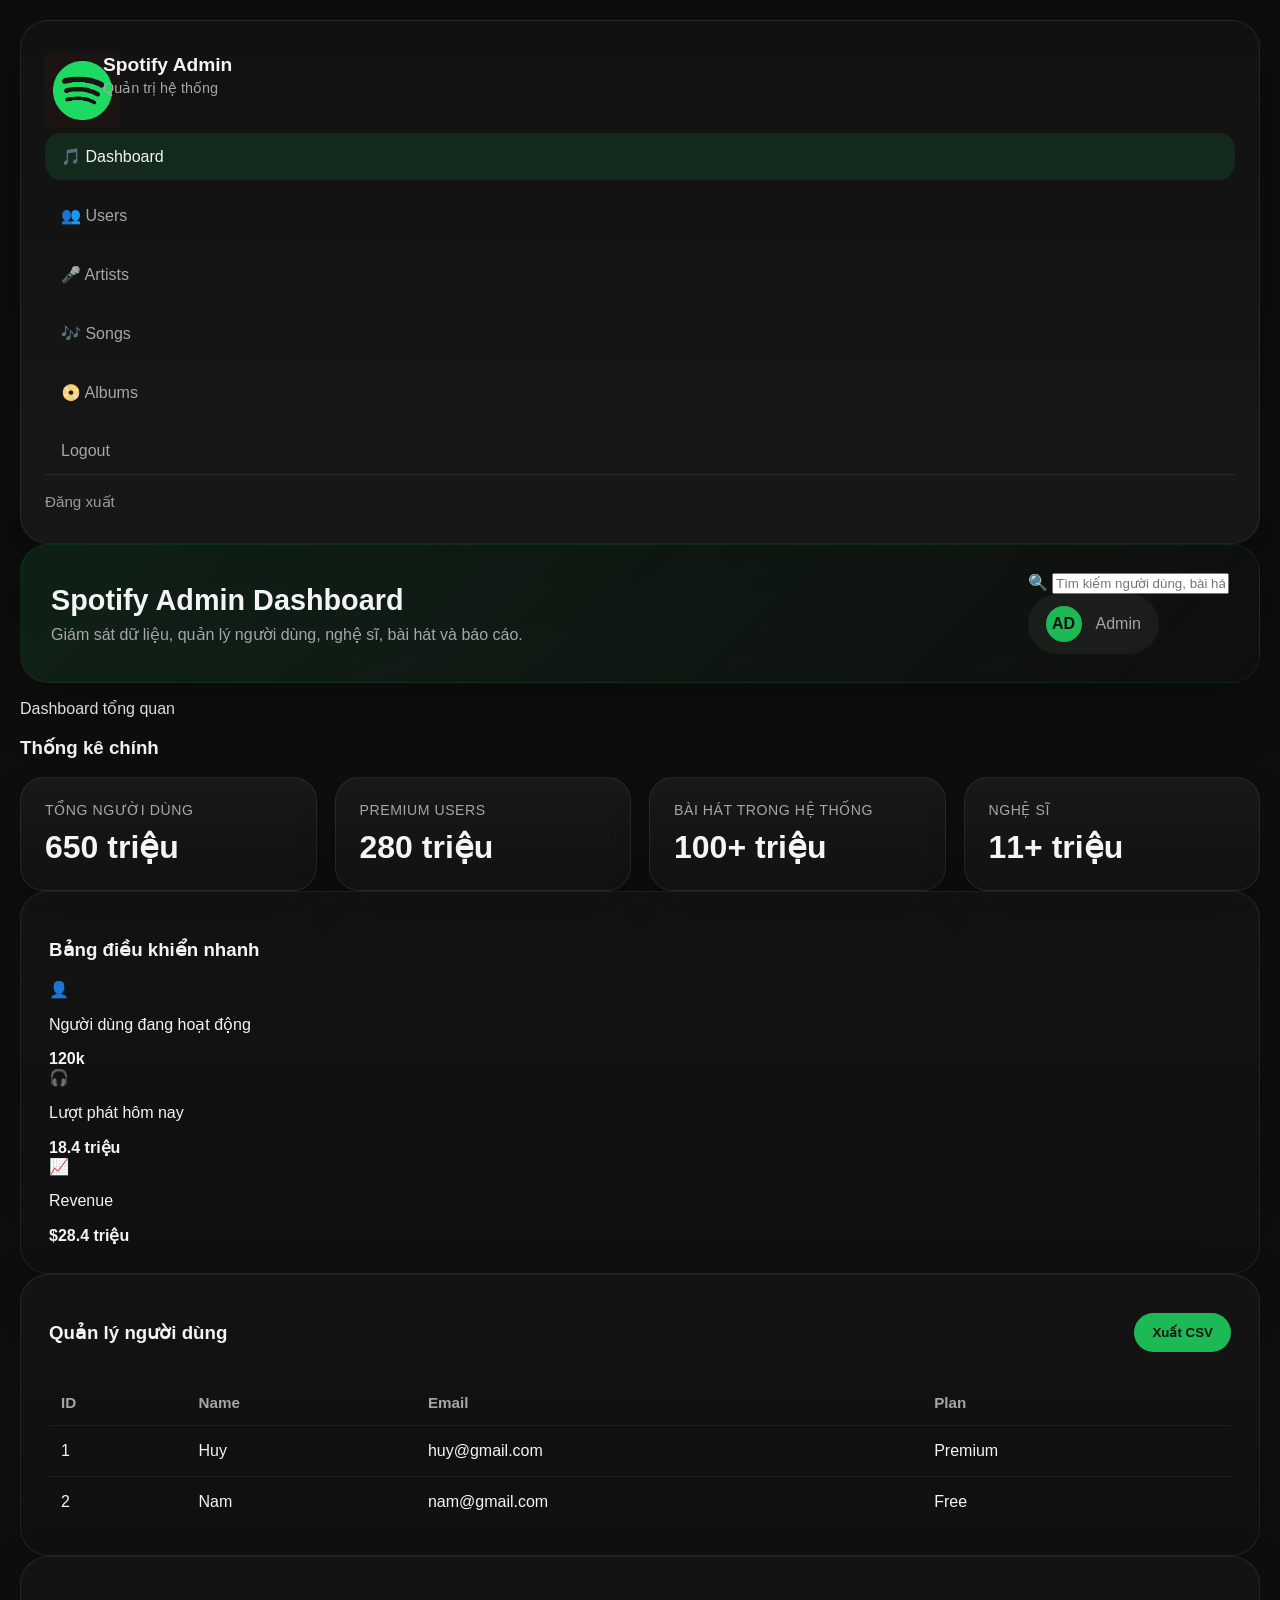
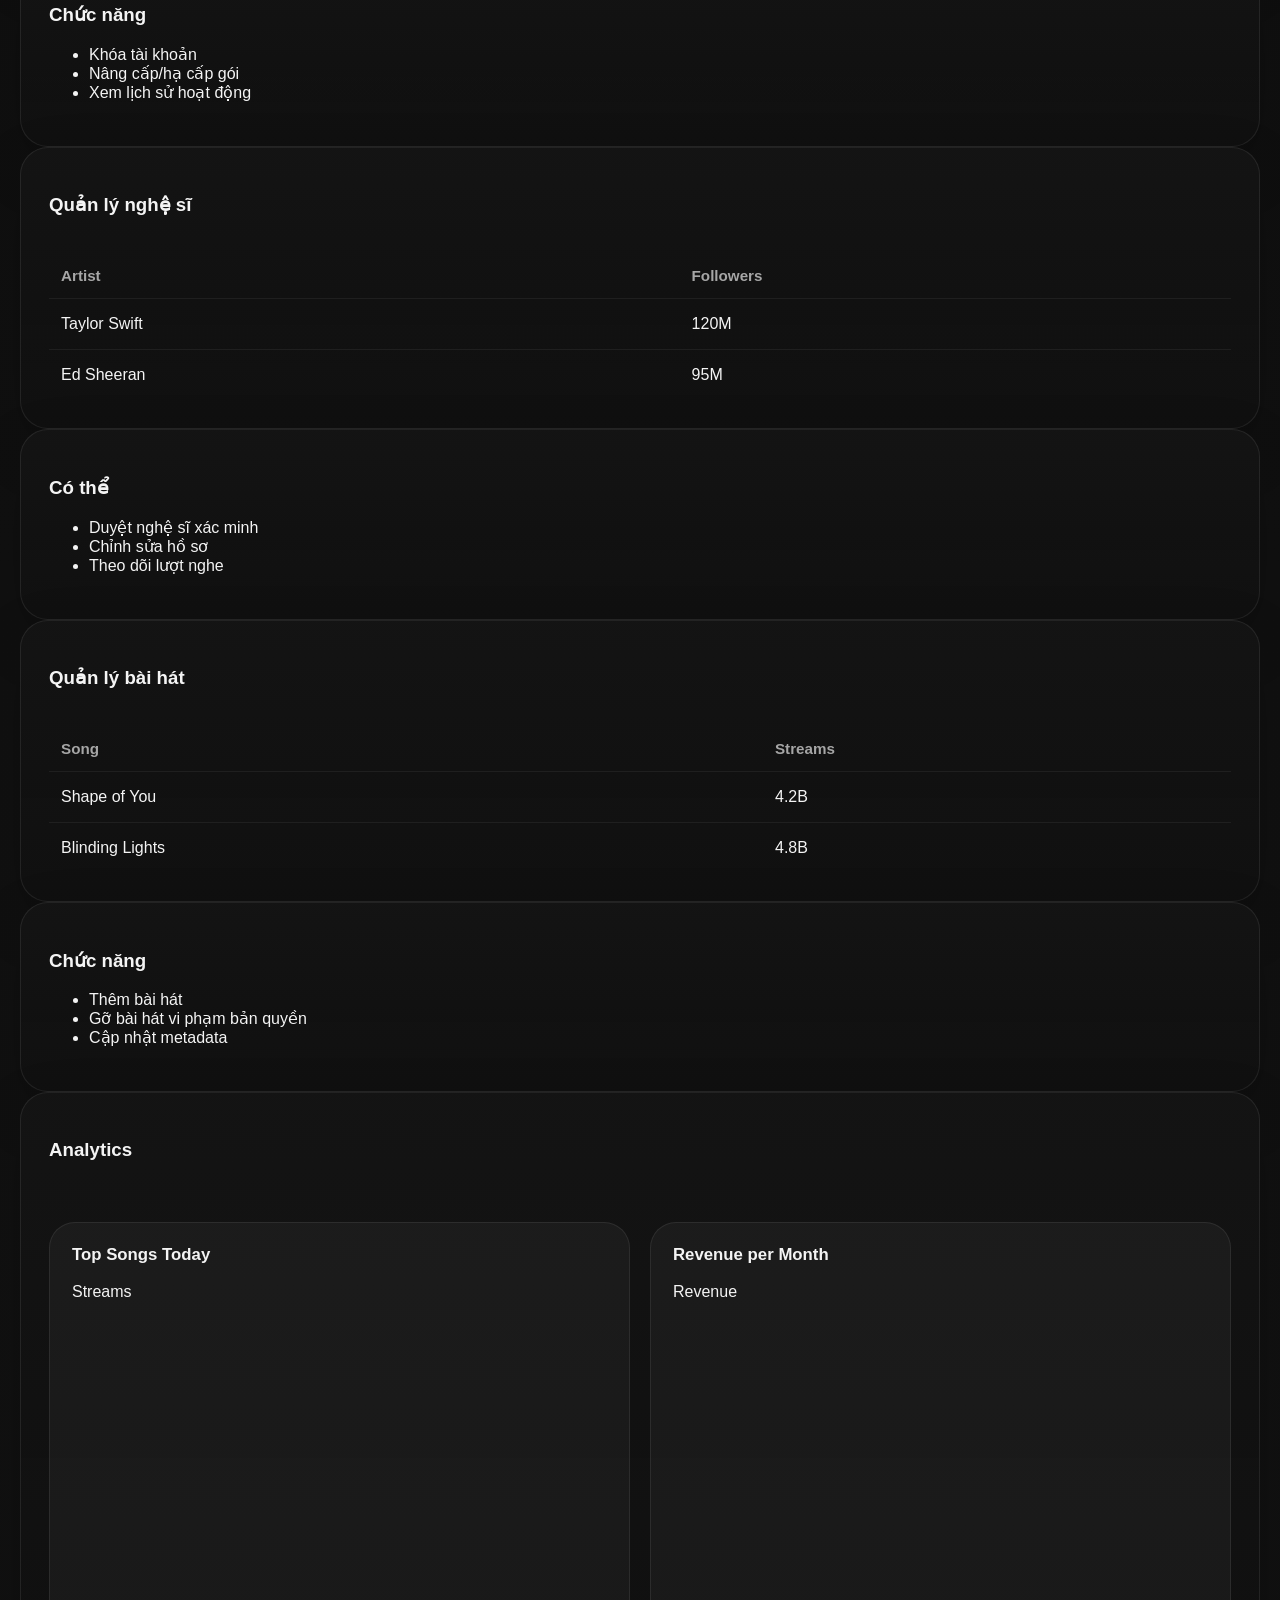
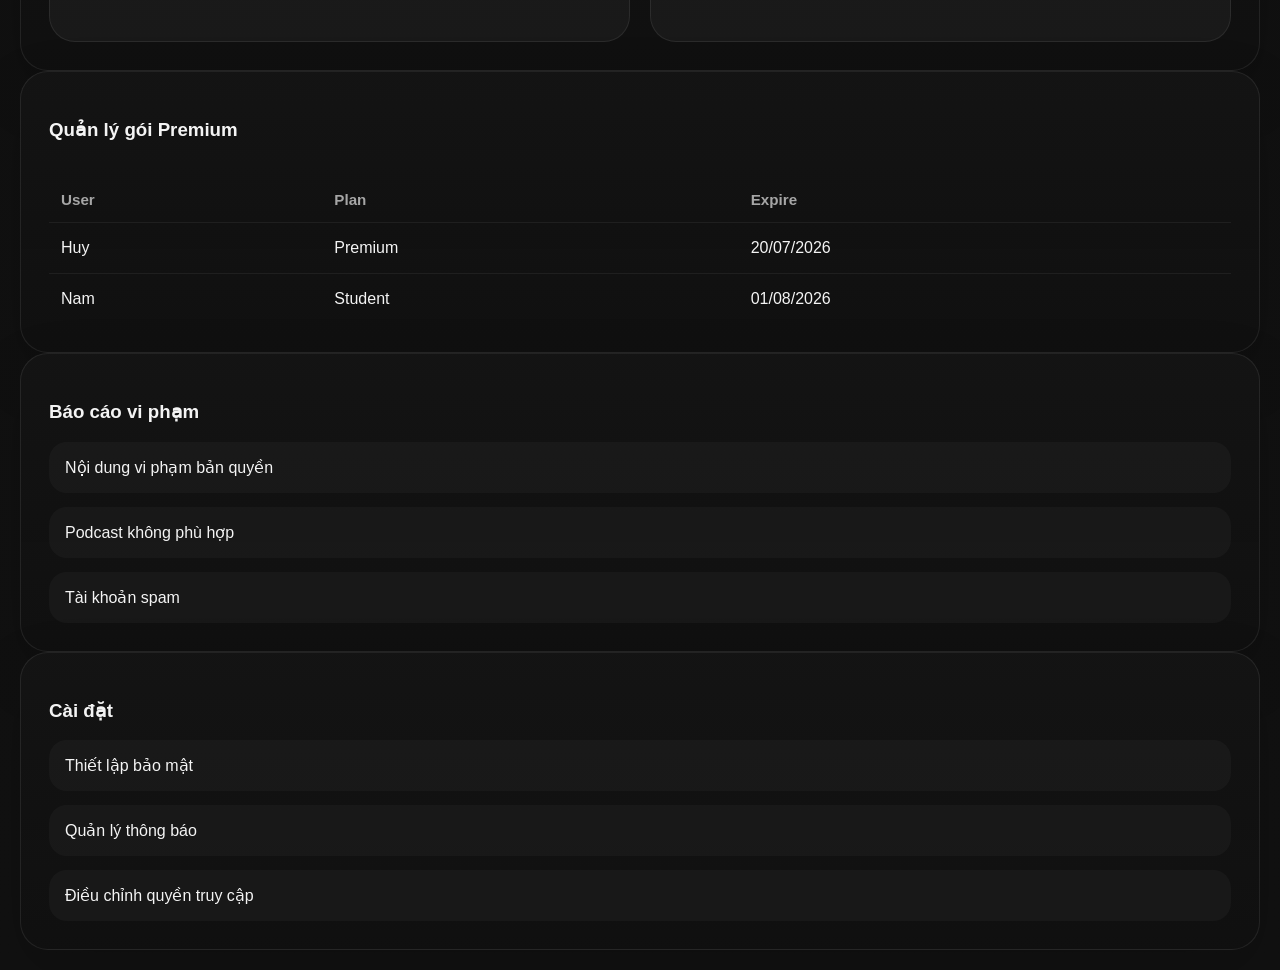
<file: Bài tập trên lớp/Admin-spotify/html/index.html>
<!doctype html>
<html lang="vi">
  <head>
    <meta charset="UTF-8" />
    <meta name="viewport" content="width=device-width, initial-scale=1.0" />
    <title>Spotify Admin Dashboard</title>
    <link rel="stylesheet" href="../assets/css/styles.css" />
  </head>
  <body>
    <div class="admin-wrapper">
      <aside class="sidebar">
        <div class="brand">
          <div class="brand-icon img-icon" aria-hidden="true">
            <img
              alt="Spotify logo"
              width="75"
              height="75"
              src="[data-uri]"
            />
          </div>
          <div>
            <h1>Spotify Admin</h1>
            <p>Quản trị hệ thống</p>
          </div>
        </div>

        <nav class="nav-links">
          <a class="active" href="#dashboard">🎵 Dashboard</a>
          <a href="#users">👥 Users</a>
          <a href="#artists">🎤 Artists</a>
          <a href="#songs">🎶 Songs</a>
          <a href="#albums">📀 Albums</a>
          <a href="logout.html"> Logout</a>
        </nav>

        <div class="sidebar-footer">
          <p>Đăng xuất</p>
        </div>
      </aside>

      <main class="dashboard-panel">
        <header class="topbar">
          <div>
            <h2>Spotify Admin Dashboard</h2>
            <p>
              Giám sát dữ liệu, quản lý người dùng, nghệ sĩ, bài hát và báo cáo.
            </p>
          </div>

          <div class="topbar-actions">
            <div class="search-input">
              <span>🔍</span>
              <input
                type="text"
                placeholder="Tìm kiếm người dùng, bài hát..."
              />
            </div>

            <div class="user-card">
              <span>AD</span>
              <p>Admin</p>
            </div>
          </div>
        </header>

        <section id="dashboard" class="section overview-section">
          <div class="overview-info">
            <div class="title-block">
              <p class="section-label">Dashboard tổng quan</p>
              <h3>Thống kê chính</h3>
            </div>
            <div class="overview-cards">
              <article class="stat-card">
                <p>Tổng người dùng</p>
                <h3>650 triệu</h3>
              </article>
              <article class="stat-card">
                <p>Premium Users</p>
                <h3>280 triệu</h3>
              </article>
              <article class="stat-card">
                <p>Bài hát trong hệ thống</p>
                <h3>100+ triệu</h3>
              </article>
              <article class="stat-card">
                <p>Nghệ sĩ</p>
                <h3>11+ triệu</h3>
              </article>
            </div>
          </div>

          <div class="panel panel-large">
            <h3>Bảng điều khiển nhanh</h3>
            <div class="panel-body">
              <div class="small-card">
                <span>👤</span>
                <div>
                  <p>Người dùng đang hoạt động</p>
                  <strong>120k</strong>
                </div>
              </div>
              <div class="small-card">
                <span>🎧</span>
                <div>
                  <p>Lượt phát hôm nay</p>
                  <strong>18.4 triệu</strong>
                </div>
              </div>
              <div class="small-card">
                <span>📈</span>
                <div>
                  <p>Revenue</p>
                  <strong>$28.4 triệu</strong>
                </div>
              </div>
            </div>
          </div>
        </section>

        <section id="users" class="section users-section">
          <div class="panel panel-table">
            <div class="panel-header">
              <h3>Quản lý người dùng</h3>
              <button>Xuất CSV</button>
            </div>
            <table>
              <thead>
                <tr>
                  <th>ID</th>
                  <th>Name</th>
                  <th>Email</th>
                  <th>Plan</th>
                </tr>
              </thead>
              <tbody>
                <tr>
                  <td>1</td>
                  <td>Huy</td>
                  <td>huy@gmail.com</td>
                  <td>Premium</td>
                </tr>
                <tr>
                  <td>2</td>
                  <td>Nam</td>
                  <td>nam@gmail.com</td>
                  <td>Free</td>
                </tr>
              </tbody>
            </table>
          </div>

          <div class="panel panel-actions">
            <h3>Chức năng</h3>
            <ul>
              <li>Khóa tài khoản</li>
              <li>Nâng cấp/hạ cấp gói</li>
              <li>Xem lịch sử hoạt động</li>
            </ul>
          </div>
        </section>

        <section id="artists" class="section split-section">
          <div class="panel panel-table">
            <div class="panel-header">
              <h3>Quản lý nghệ sĩ</h3>
            </div>
            <table>
              <thead>
                <tr>
                  <th>Artist</th>
                  <th>Followers</th>
                </tr>
              </thead>
              <tbody>
                <tr>
                  <td>Taylor Swift</td>
                  <td>120M</td>
                </tr>
                <tr>
                  <td>Ed Sheeran</td>
                  <td>95M</td>
                </tr>
              </tbody>
            </table>
          </div>

          <div class="panel panel-actions">
            <h3>Có thể</h3>
            <ul>
              <li>Duyệt nghệ sĩ xác minh</li>
              <li>Chỉnh sửa hồ sơ</li>
              <li>Theo dõi lượt nghe</li>
            </ul>
          </div>
        </section>

        <section id="songs" class="section split-section">
          <div class="panel panel-table">
            <div class="panel-header">
              <h3>Quản lý bài hát</h3>
            </div>
            <table>
              <thead>
                <tr>
                  <th>Song</th>
                  <th>Streams</th>
                </tr>
              </thead>
              <tbody>
                <tr>
                  <td>Shape of You</td>
                  <td>4.2B</td>
                </tr>
                <tr>
                  <td>Blinding Lights</td>
                  <td>4.8B</td>
                </tr>
              </tbody>
            </table>
          </div>

          <div class="panel panel-actions">
            <h3>Chức năng</h3>
            <ul>
              <li>Thêm bài hát</li>
              <li>Gỡ bài hát vi phạm bản quyền</li>
              <li>Cập nhật metadata</li>
            </ul>
          </div>
        </section>

        <section id="analytics" class="section analytics-section">
          <div class="panel panel-chart">
            <div class="panel-header">
              <h3>Analytics</h3>
            </div>
            <div class="chart-grid">
              <div class="chart-card">
                <h4>Top Songs Today</h4>
                <div class="line-chart">
                  <div class="line-point point-1"></div>
                  <div class="line-point point-2"></div>
                  <div class="line-point point-3"></div>
                  <div class="line-point point-4"></div>
                </div>
                <div class="chart-labels">
                  <span>Streams</span>
                </div>
              </div>
              <div class="chart-card">
                <h4>Revenue per Month</h4>
                <div class="bar-small-chart">
                  <div class="bar small bar-1"></div>
                  <div class="bar small bar-2"></div>
                  <div class="bar small bar-3"></div>
                  <div class="bar small bar-4"></div>
                </div>
                <div class="chart-legend">
                  <span>Revenue</span>
                </div>
              </div>
            </div>
          </div>
        </section>

        <section id="subscriptions" class="section subscriptions-section">
          <div class="panel panel-table">
            <div class="panel-header">
              <h3>Quản lý gói Premium</h3>
            </div>
            <table>
              <thead>
                <tr>
                  <th>User</th>
                  <th>Plan</th>
                  <th>Expire</th>
                </tr>
              </thead>
              <tbody>
                <tr>
                  <td>Huy</td>
                  <td>Premium</td>
                  <td>20/07/2026</td>
                </tr>
                <tr>
                  <td>Nam</td>
                  <td>Student</td>
                  <td>01/08/2026</td>
                </tr>
              </tbody>
            </table>
          </div>
        </section>

        <section id="reports" class="section reports-section">
          <div class="panel panel-large">
            <h3>Báo cáo vi phạm</h3>
            <ul>
              <li>Nội dung vi phạm bản quyền</li>
              <li>Podcast không phù hợp</li>
              <li>Tài khoản spam</li>
            </ul>
          </div>
        </section>

        <section id="settings" class="section reports-section">
          <div class="panel panel-large">
            <h3>Cài đặt</h3>
            <ul>
              <li>Thiết lập bảo mật</li>
              <li>Quản lý thông báo</li>
              <li>Điều chỉnh quyền truy cập</li>
            </ul>
          </div>
        </section>
      </main>
    </div>
  </body>
</html>
</file>
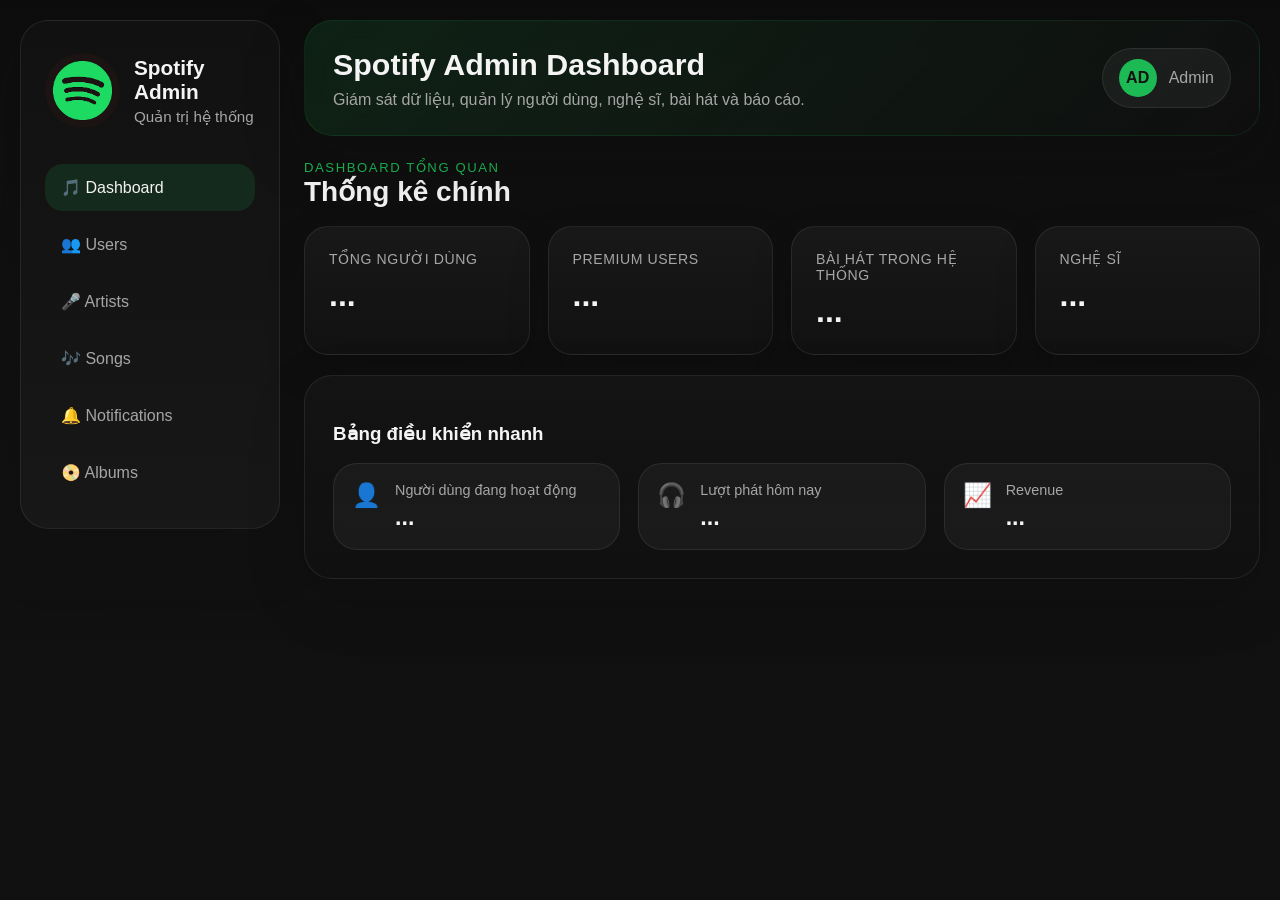
<file: Admin-spotify/admin.html>
<!doctype html>
<html lang="vi">
  <head>
    <meta charset="UTF-8" />
    <meta name="viewport" content="width=device-width, initial-scale=1.0" />
    <title>Spotify Admin Dashboard</title>
    <link rel="stylesheet" href="admin.css" />
  </head>
  <body>
    <div class="admin-wrapper">
      <aside class="sidebar">
        <div class="brand">
          <div class="brand-icon img-icon" aria-hidden="true">
            <img
              alt="Spotify logo"
              width="75"
              height="75"
              src="[data-uri]"
            />
          </div>
          <div>
            <h1>Spotify Admin</h1>
            <p>Quản trị hệ thống</p>
          </div>
        </div>

        <nav class="nav-links">
          <a class="active" href="admin.html">🎵 Dashboard</a>
          <a href="users.html">👥 Users</a>
          <a href="artists.html">🎤 Artists</a>
          <a href="songs.html">🎶 Songs</a>
          <a href="notifications.html">🔔 Notifications</a>
          <a href="albums.html">📀 Albums</a>
        </nav>
      </aside>

      <main class="dashboard-panel">
        <header class="topbar">
          <div>
            <h2>Spotify Admin Dashboard</h2>
            <p>
              Giám sát dữ liệu, quản lý người dùng, nghệ sĩ, bài hát và báo cáo.
            </p>
          </div>

          <div class="topbar-actions">
            <div class="user-card">
              <span>AD</span>
              <p>Admin</p>
            </div>
          </div>
        </header>

        <section id="dashboard" class="section overview-section">
          <div class="overview-info">
            <div class="title-block">
              <p class="section-label">Dashboard tổng quan</p>
              <h3>Thống kê chính</h3>
            </div>
            <div class="overview-cards">
              <article class="stat-card">
                <p>Tổng người dùng</p>
                <h3>...</h3>
              </article>
              <article class="stat-card">
                <p>Premium Users</p>
                <h3>...</h3>
              </article>
              <article class="stat-card">
                <p>Bài hát trong hệ thống</p>
                <h3>...</h3>
              </article>
              <article class="stat-card">
                <p>Nghệ sĩ</p>
                <h3>...</h3>
              </article>
            </div>
          </div>

          <div class="panel panel-large">
            <h3>Bảng điều khiển nhanh</h3>
            <div class="panel-body">
              <div class="small-card">
                <span>👤</span>
                <div>
                  <p>Người dùng đang hoạt động</p>
                  <strong>...</strong>
                </div>
              </div>
              <div class="small-card">
                <span>🎧</span>
                <div>
                  <p>Lượt phát hôm nay</p>
                  <strong>...</strong>
                </div>
              </div>
              <div class="small-card">
                <span>📈</span>
                <div>
                  <p>Revenue</p>
                  <strong>...</strong>
                </div>
              </div>
            </div>
          </div>
        </section>
      </main>
    </div>
  </body>
</html>
</file>
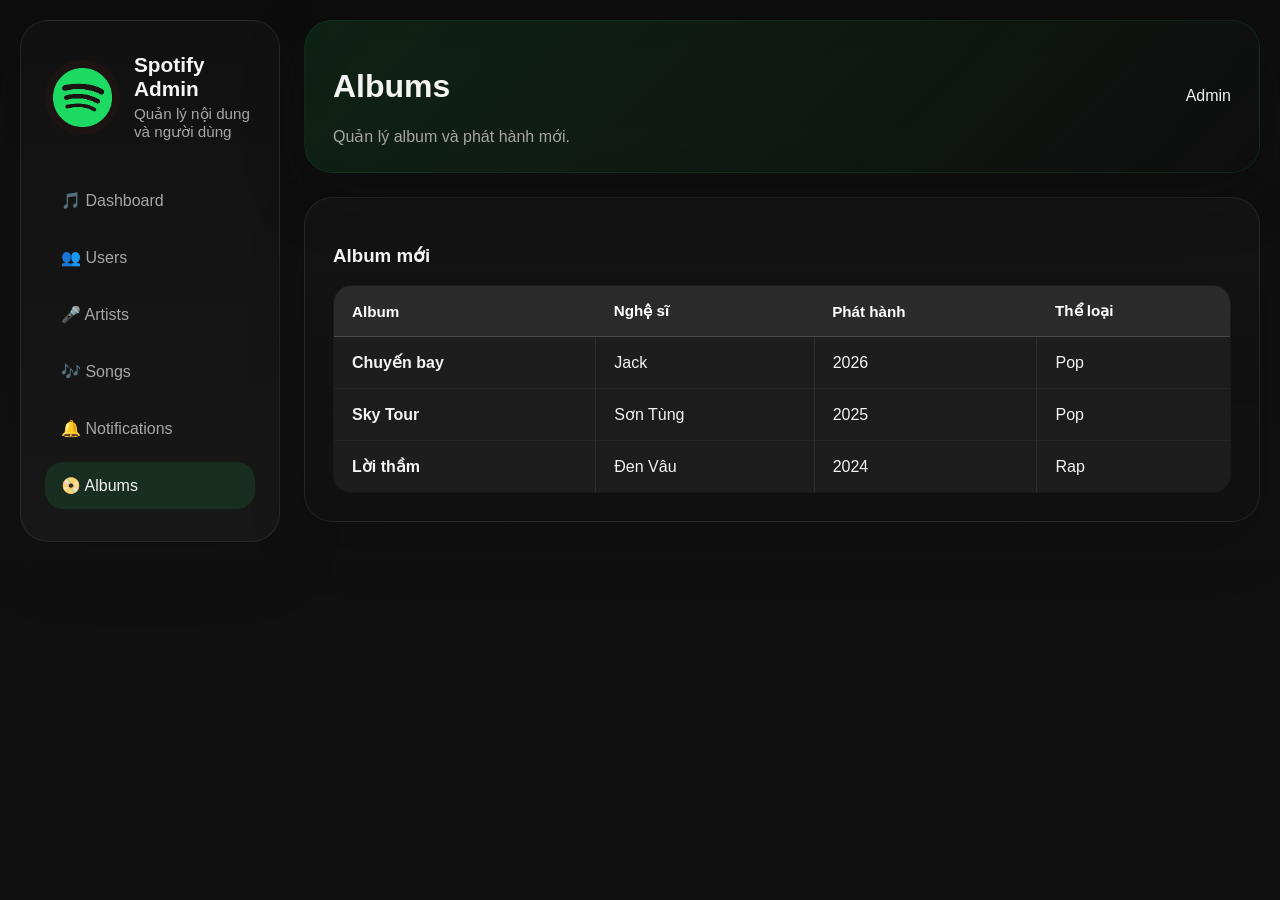
<file: Admin-spotify/albums.html>
<!doctype html>
<html lang="vi">
  <head>
    <meta charset="UTF-8" />
    <meta name="viewport" content="width=device-width, initial-scale=1.0" />
    <title>Admin Spotify - Albums</title>
    <link rel="stylesheet" href="admin.css" />
  </head>
  <body>
    <div class="admin-wrapper">
      <aside class="sidebar">
        <div class="brand">
          <div class="brand-icon img-icon" aria-hidden="true">
            <img
              alt="Spotify logo"
              width="75"
              height="75"
              src="[data-uri]"
            />
          </div>
          <div>
            <h1>Spotify Admin</h1>
            <p>Quản lý nội dung và người dùng</p>
          </div>
        </div>
        <nav class="nav-links">
          <a href="admin.html">🎵 Dashboard</a>
          <a href="users.html">👥 Users</a>
          <a href="artists.html">🎤 Artists</a>
          <a href="songs.html">🎶 Songs</a>
          <a href="notifications.html">🔔 Notifications</a>
          <a class="active" href="albums.html">📀 Albums</a>
        </nav>
      </aside>

      <main class="dashboard-panel">
        <header class="topbar">
          <div>
            <h1>Albums</h1>
            <p>Quản lý album và phát hành mới.</p>
          </div>
          <div class="user-profile">Admin</div>
        </header>

        <section class="section">
          <div class="panel panel-large">
            <h3>Album mới</h3>
            <table>
              <thead>
                <tr>
                  <th>Album</th>
                  <th>Nghệ sĩ</th>
                  <th>Phát hành</th>
                  <th>Thể loại</th>
                </tr>
              </thead>
              <tbody>
                <tr>
                  <td>Chuyến bay</td>
                  <td>Jack</td>
                  <td>2026</td>
                  <td>Pop</td>
                </tr>
                <tr>
                  <td>Sky Tour</td>
                  <td>Sơn Tùng</td>
                  <td>2025</td>
                  <td>Pop</td>
                </tr>
                <tr>
                  <td>Lời thầm</td>
                  <td>Đen Vâu</td>
                  <td>2024</td>
                  <td>Rap</td>
                </tr>
              </tbody>
            </table>
          </div>
        </section>
      </main>
    </div>
  </body>
</html>
</file>
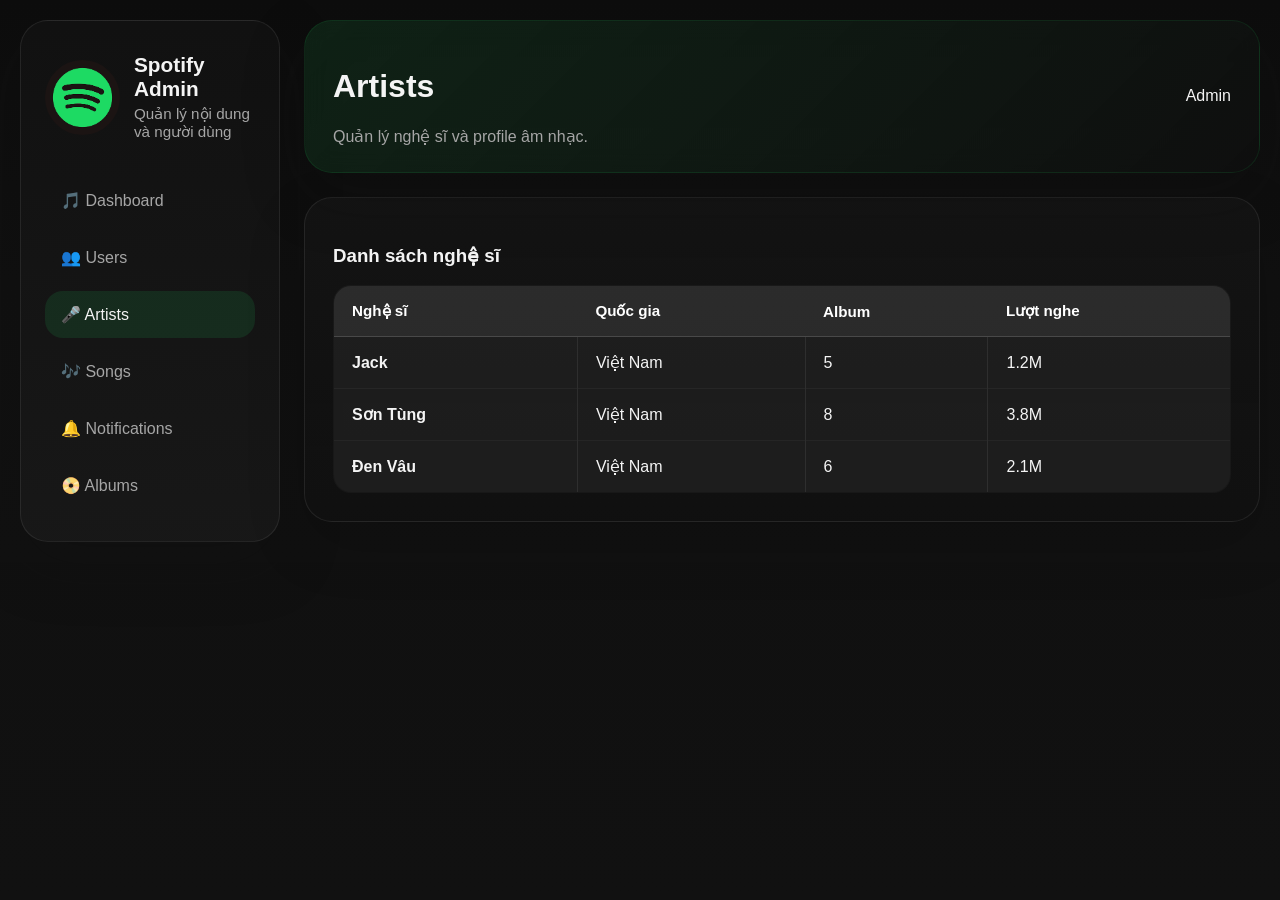
<file: Admin-spotify/artists.html>
<!doctype html>
<html lang="vi">
  <head>
    <meta charset="UTF-8" />
    <meta name="viewport" content="width=device-width, initial-scale=1.0" />
    <title>Admin Spotify - Artists</title>
    <link rel="stylesheet" href="admin.css" />
  </head>
  <body>
    <div class="admin-wrapper">
      <aside class="sidebar">
        <div class="brand">
          <div class="brand-icon img-icon" aria-hidden="true">
            <img
              alt="Spotify logo"
              width="75"
              height="75"
              src="[data-uri]"
            />
          </div>
          <div>
            <h1>Spotify Admin</h1>
            <p>Quản lý nội dung và người dùng</p>
          </div>
        </div>
        <nav class="nav-links">
          <a href="admin.html">🎵 Dashboard</a>
          <a href="users.html">👥 Users</a>
          <a class="active" href="artists.html">🎤 Artists</a>
          <a href="songs.html">🎶 Songs</a>
          <a href="notifications.html">🔔 Notifications</a>
          <a href="albums.html">📀 Albums</a>
        </nav>
      </aside>

      <main class="dashboard-panel">
        <header class="topbar">
          <div>
            <h1>Artists</h1>
            <p>Quản lý nghệ sĩ và profile âm nhạc.</p>
          </div>
          <div class="user-profile">Admin</div>
        </header>

        <section class="section">
          <div class="panel panel-large">
            <h3>Danh sách nghệ sĩ</h3>
            <table>
              <thead>
                <tr>
                  <th>Nghệ sĩ</th>
                  <th>Quốc gia</th>
                  <th>Album</th>
                  <th>Lượt nghe</th>
                </tr>
              </thead>
              <tbody>
                <tr>
                  <td>Jack</td>
                  <td>Việt Nam</td>
                  <td>5</td>
                  <td>1.2M</td>
                </tr>
                <tr>
                  <td>Sơn Tùng</td>
                  <td>Việt Nam</td>
                  <td>8</td>
                  <td>3.8M</td>
                </tr>
                <tr>
                  <td>Đen Vâu</td>
                  <td>Việt Nam</td>
                  <td>6</td>
                  <td>2.1M</td>
                </tr>
              </tbody>
            </table>
          </div>
        </section>
      </main>
    </div>
  </body>
</html>
</file>
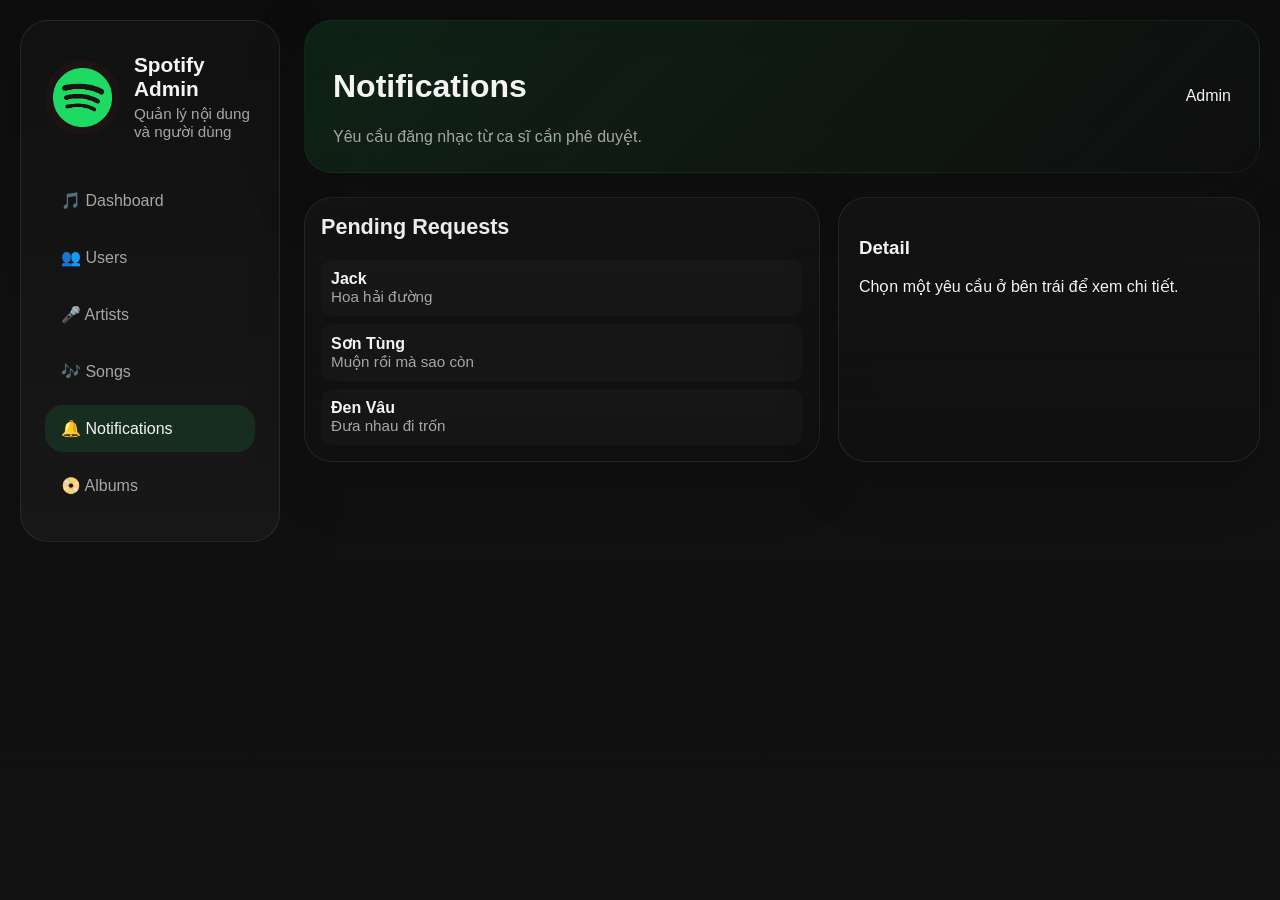
<file: Admin-spotify/notifications.html>
<!doctype html>
<html lang="vi">
  <head>
    <meta charset="UTF-8" />
    <meta name="viewport" content="width=device-width, initial-scale=1.0" />
    <title>Notifications | Spotify Admin</title>
    <link rel="stylesheet" href="admin.css" />
  </head>
  <body>
    <div class="admin-wrapper">
      <aside class="sidebar">
        <div class="brand">
          <div class="brand-icon img-icon" aria-hidden="true">
            <img
              alt="Spotify logo"
              width="75"
              height="75"
              src="[data-uri]"
            />
          </div>
          <div>
            <h1>Spotify Admin</h1>
            <p>Quản lý nội dung và người dùng</p>
          </div>
        </div>
        <nav class="nav-links">
          <a href="admin.html">🎵 Dashboard</a>
          <a href="users.html">👥 Users</a>
          <a href="artists.html">🎤 Artists</a>
          <a href="songs.html">🎶 Songs</a>
          <a class="active" href="notifications.html">🔔 Notifications</a>
          <a href="albums.html">📀 Albums</a>
        </nav>
      </aside>

      <main class="dashboard-panel">
        <header class="topbar">
          <div>
            <h1>Notifications</h1>
            <p>Yêu cầu đăng nhạc từ ca sĩ cần phê duyệt.</p>
          </div>
          <div class="user-profile">Admin</div>
        </header>

        <section class="section split-section">
          <div class="panel panel-table" style="padding: 16px">
            <div class="panel-header">
              <h3>Pending Requests</h3>
            </div>
            <div>
              <ul
                id="requests-list"
                class="requests-list"
                style="
                  margin: 0;
                  padding: 0;
                  list-style: none;
                  display: grid;
                  gap: 8px;
                "
              >
                <!-- items rendered by JS -->
              </ul>
            </div>
          </div>

          <div
            class="panel panel-large"
            id="request-detail"
            style="padding: 20px"
          >
            <h3>Detail</h3>
            <div id="no-selection">
              Chọn một yêu cầu ở bên trái để xem chi tiết.
            </div>
            <div id="detail-card" style="display: none">
              <p><strong>Artist:</strong> <span id="detail-artist"></span></p>
              <p><strong>Song:</strong> <span id="detail-title"></span></p>
              <p>
                <strong>Link:</strong>
                <a id="detail-link" href="#" target="_blank">Open</a>
              </p>
              <div class="modal-actions" style="margin-top: 16px">
                <button id="detail-accept" class="btn-accept">Accept</button>
                <button id="detail-decline" class="btn-decline">Decline</button>
              </div>
            </div>
          </div>
        </section>
      </main>
    </div>

    <script>
      // Initial demo requests (replace with server data when available)
      const initialRequests = [
        { id: "1", artist: "Jack", title: "Hoa hải đường", link: "#" },
        {
          id: "2",
          artist: "Sơn Tùng",
          title: "Muộn rồi mà sao còn",
          link: "#",
        },
        { id: "3", artist: "Đen Vâu", title: "Đưa nhau đi trốn", link: "#" },
      ];

      const listEl = document.getElementById("requests-list");
      const detailCard = document.getElementById("detail-card");
      const noSelection = document.getElementById("no-selection");
      const detailArtist = document.getElementById("detail-artist");
      const detailTitle = document.getElementById("detail-title");
      const detailLink = document.getElementById("detail-link");
      const detailAccept = document.getElementById("detail-accept");
      const detailDecline = document.getElementById("detail-decline");

      let activeId = null;

      function renderList() {
        listEl.innerHTML = "";
        const items = initialRequests;
        if (!items.length) {
          listEl.innerHTML =
            '<li style="color:var(--muted)">Không có yêu cầu nào.</li>';
          // clear detail
          activeId = null;
          hideDetail();
          return;
        }
        items.forEach((r) => {
          const li = document.createElement("li");
          li.dataset.id = r.id;
          li.dataset.artist = r.artist;
          li.dataset.title = r.title;
          li.dataset.link = r.link;
          li.style.padding = "10px";
          li.style.borderRadius = "12px";
          li.style.cursor = "pointer";
          li.style.display = "flex";
          li.style.justifyContent = "flex-start";
          li.style.alignItems = "center";
          li.style.gap = "12px";
          li.style.background = "rgba(255,255,255,0.02)";

          const left = document.createElement("div");
          left.innerHTML =
            "<strong>" +
            escapeHtml(r.artist) +
            '</strong><div style="color:var(--muted);font-size:0.95rem">' +
            escapeHtml(r.title) +
            "</div>";

          li.appendChild(left);

          // click on li -> show detail
          li.addEventListener("click", function () {
            showDetailFor(r.id);
          });

          listEl.appendChild(li);
        });
      }

      function showDetailFor(id) {
        const row = listEl.querySelector('li[data-id="' + id + '"]');
        if (!row) return;
        activeId = id;
        detailArtist.textContent = row.dataset.artist;
        detailTitle.textContent = row.dataset.title;
        detailLink.href = row.dataset.link || "#";
        noSelection.style.display = "none";
        detailCard.style.display = "block";
      }

      function hideDetail() {
        noSelection.style.display = "block";
        detailCard.style.display = "none";
      }

      function acceptRequest(id) {
        // remove from UI
        const row = listEl.querySelector('li[data-id="' + id + '"]');
        if (row) row.remove();
        if (activeId === id) {
          activeId = null;
          hideDetail();
        }
      }

      function declineRequest(id) {
        const row = listEl.querySelector('li[data-id="' + id + '"]');
        if (row) row.remove();
        if (activeId === id) {
          activeId = null;
          hideDetail();
        }
      }

      // modal-like detail accept/decline
      detailAccept.addEventListener("click", function () {
        if (activeId) acceptRequest(activeId);
      });
      detailDecline.addEventListener("click", function () {
        if (activeId) declineRequest(activeId);
      });

      function escapeHtml(str) {
        return String(str)
          .replace(/&/g, "&amp;")
          .replace(/</g, "&lt;")
          .replace(/>/g, "&gt;");
      }

      // initial render
      renderList();
    </script>
  </body>
</html>
</file>
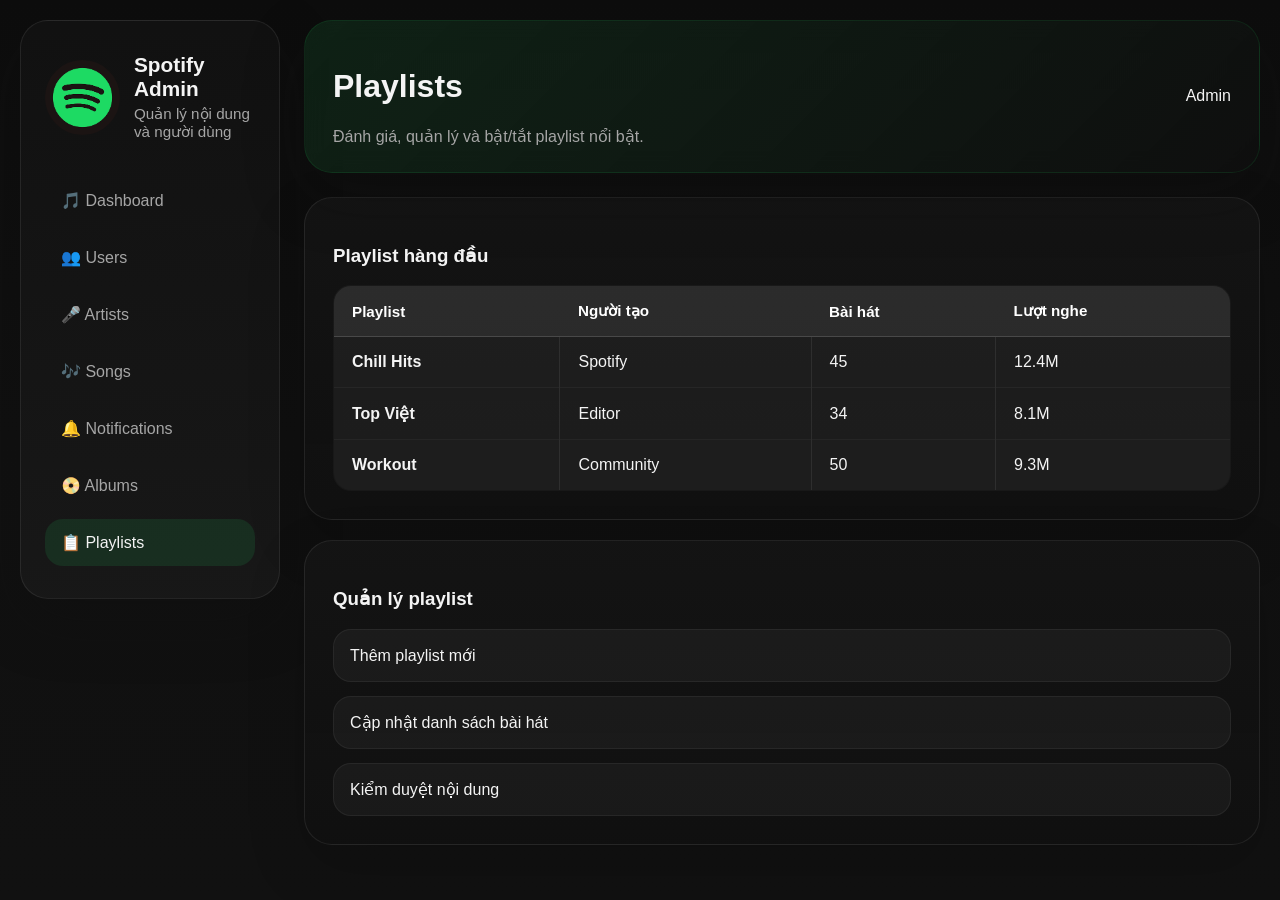
<file: Admin-spotify/playlists.html>
<!doctype html>
<html lang="vi">
  <head>
    <meta charset="UTF-8" />
    <meta name="viewport" content="width=device-width, initial-scale=1.0" />
    <title>Admin Spotify - Playlists</title>
    <link rel="stylesheet" href="admin.css" />
  </head>
  <body>
    <div class="admin-wrapper">
      <aside class="sidebar">
        <div class="brand">
          <div class="brand-icon img-icon" aria-hidden="true">
            <img
              alt="Spotify logo"
              width="75"
              height="75"
              src="[data-uri]"
            />
          </div>
          <div>
            <h1>Spotify Admin</h1>
            <p>Quản lý nội dung và người dùng</p>
          </div>
        </div>
        <nav class="nav-links">
          <a href="admin.html">🎵 Dashboard</a>
          <a href="users.html">👥 Users</a>
          <a href="artists.html">🎤 Artists</a>
          <a href="songs.html">🎶 Songs</a>
          <a href="notifications.html">🔔 Notifications</a>
          <a href="albums.html">📀 Albums</a>
          <a class="active" href="playlists.html">📋 Playlists</a>
        </nav>
      </aside>

      <main class="dashboard-panel">
        <header class="topbar">
          <div>
            <h1>Playlists</h1>
            <p>Đánh giá, quản lý và bật/tắt playlist nổi bật.</p>
          </div>
          <div class="user-profile">Admin</div>
        </header>

        <section class="section">
          <div class="panel panel-large">
            <h3>Playlist hàng đầu</h3>
            <table>
              <thead>
                <tr>
                  <th>Playlist</th>
                  <th>Người tạo</th>
                  <th>Bài hát</th>
                  <th>Lượt nghe</th>
                </tr>
              </thead>
              <tbody>
                <tr>
                  <td>Chill Hits</td>
                  <td>Spotify</td>
                  <td>45</td>
                  <td>12.4M</td>
                </tr>
                <tr>
                  <td>Top Việt</td>
                  <td>Editor</td>
                  <td>34</td>
                  <td>8.1M</td>
                </tr>
                <tr>
                  <td>Workout</td>
                  <td>Community</td>
                  <td>50</td>
                  <td>9.3M</td>
                </tr>
              </tbody>
            </table>
          </div>
          <div class="panel panel-large">
            <h3>Quản lý playlist</h3>
            <ul>
              <li>Thêm playlist mới</li>
              <li>Cập nhật danh sách bài hát</li>
              <li>Kiểm duyệt nội dung</li>
            </ul>
          </div>
        </section>
      </main>
    </div>
  </body>
</html>
</file>
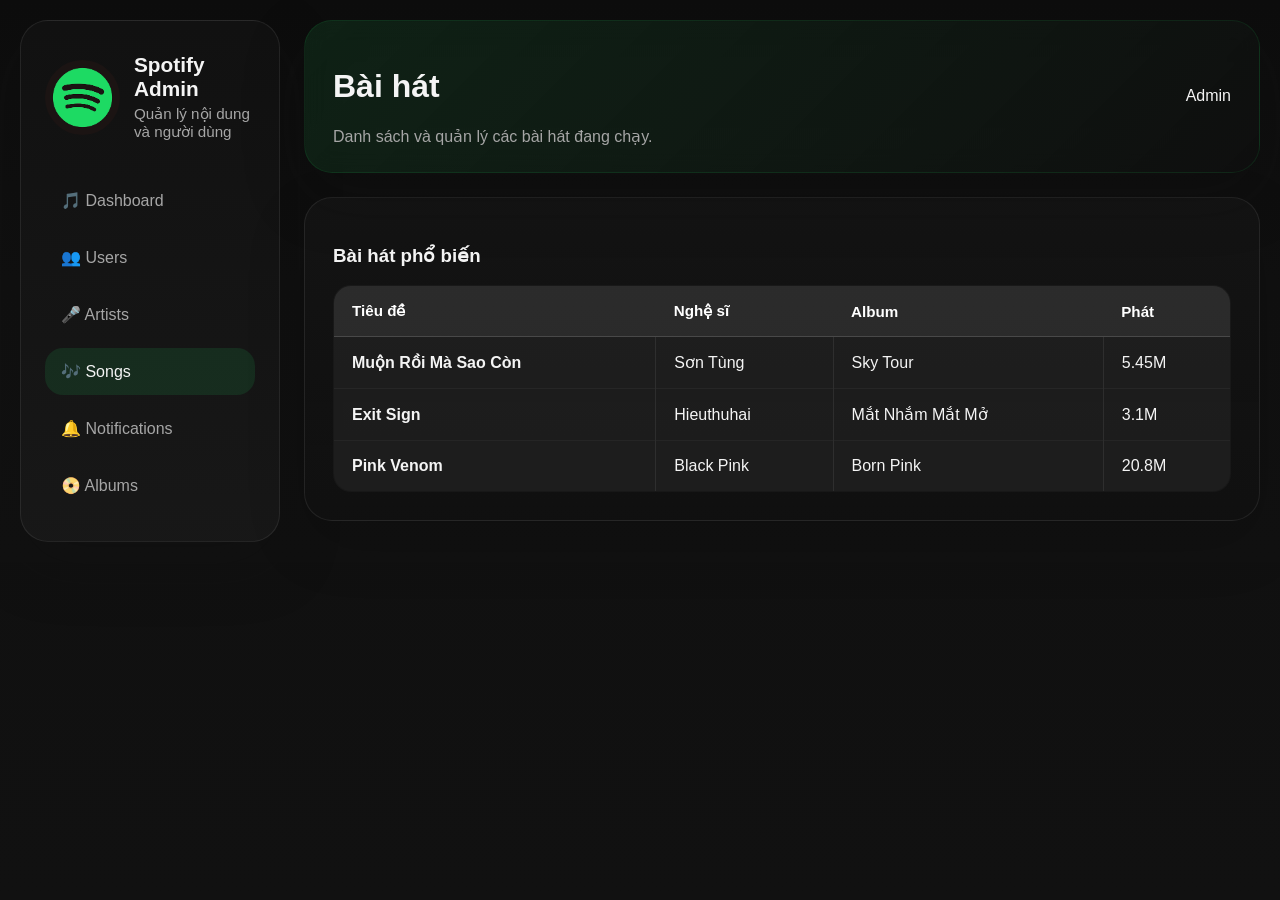
<file: Admin-spotify/songs.html>
<!doctype html>
<html lang="vi">
  <head>
    <meta charset="UTF-8" />
    <meta name="viewport" content="width=device-width, initial-scale=1.0" />
    <title>Admin Spotify - Songs</title>
    <link rel="stylesheet" href="admin.css" />
  </head>
  <body>
    <div class="admin-wrapper">
      <aside class="sidebar">
        <div class="brand">
          <div class="brand-icon img-icon" aria-hidden="true">
            <img
              alt="Spotify logo"
              width="75"
              height="75"
              src="[data-uri]"
            />
          </div>
          <div>
            <h1>Spotify Admin</h1>
            <p>Quản lý nội dung và người dùng</p>
          </div>
        </div>
        <nav class="nav-links">
          <a href="admin.html">🎵 Dashboard</a>
          <a href="users.html">👥 Users</a>
          <a href="artists.html">🎤 Artists</a>
          <a class="active" href="songs.html">🎶 Songs</a>
          <a href="notifications.html">🔔 Notifications</a>
          <a href="albums.html">📀 Albums</a>
        </nav>
      </aside>

      <main class="dashboard-panel">
        <header class="topbar">
          <div>
            <h1>Bài hát</h1>
            <p>Danh sách và quản lý các bài hát đang chạy.</p>
          </div>
          <div class="user-profile">Admin</div>
        </header>

        <section class="section">
          <div class="panel panel-large">
            <h3>Bài hát phổ biến</h3>
            <table>
              <thead>
                <tr>
                  <th>Tiêu đề</th>
                  <th>Nghệ sĩ</th>
                  <th>Album</th>
                  <th>Phát</th>
                </tr>
              </thead>
              <tbody>
                <tr>
                  <td>Muộn Rồi Mà Sao Còn</td>
                  <td>Sơn Tùng</td>
                  <td>Sky Tour</td>
                  <td>5.45M</td>
                </tr>
                <tr>
                  <td>Exit Sign</td>
                  <td>Hieuthuhai</td>
                  <td>Mắt Nhắm Mắt Mở</td>
                  <td>3.1M</td>
                </tr>
                <tr>
                  <td>Pink Venom</td>
                  <td>Black Pink</td>
                  <td>Born Pink</td>
                  <td>20.8M</td>
                </tr>
              </tbody>
            </table>
          </div>
        </section>
      </main>
    </div>
  </body>
</html>
</file>
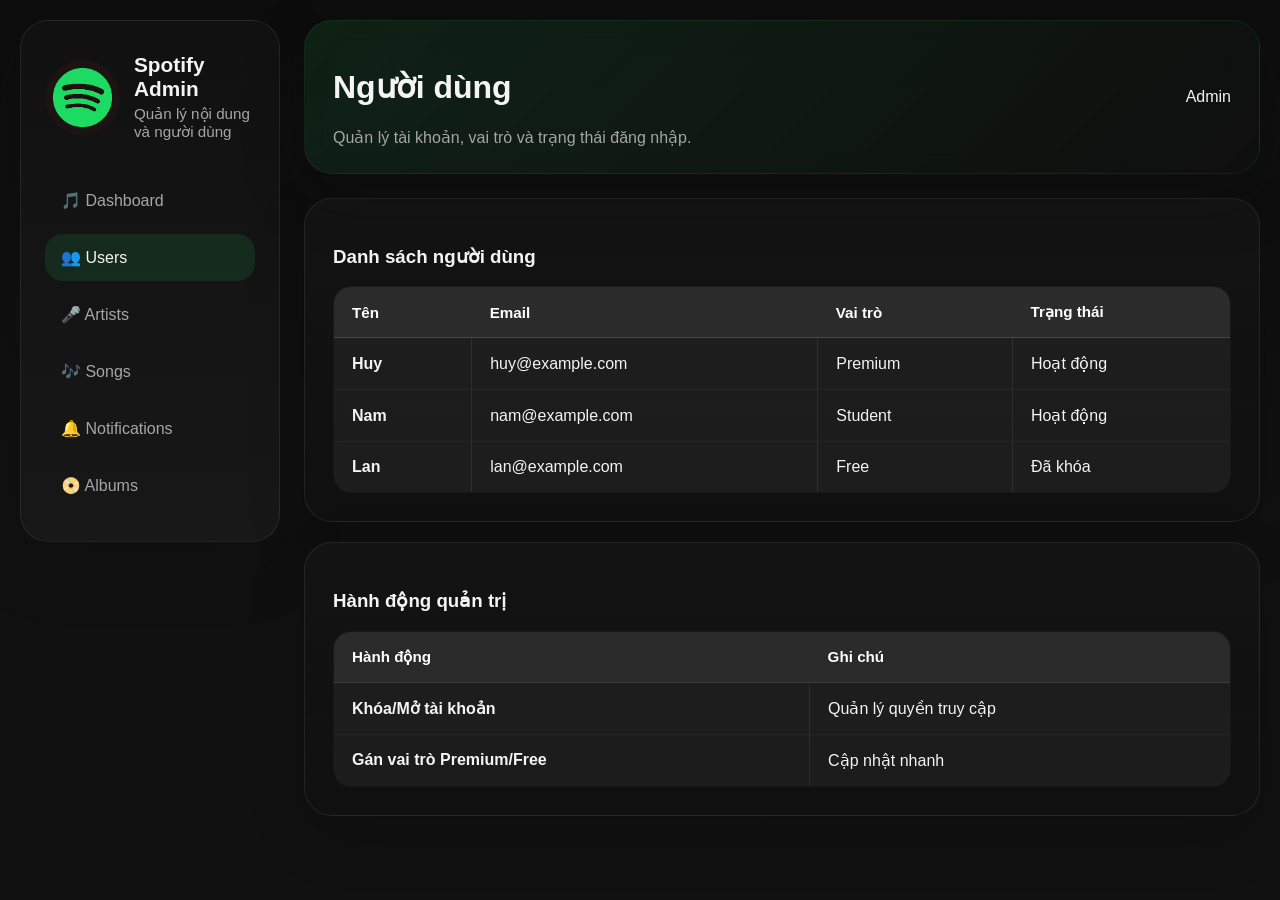
<file: Admin-spotify/users.html>
<!doctype html>
<html lang="vi">
  <head>
    <meta charset="UTF-8" />
    <meta name="viewport" content="width=device-width, initial-scale=1.0" />
    <title>Admin Spotify - Users</title>
    <link rel="stylesheet" href="admin.css" />
  </head>
  <body>
    <div class="admin-wrapper">
      <aside class="sidebar">
        <div class="brand">
          <div class="brand-icon img-icon" aria-hidden="true">
            <img
              alt="Spotify logo"
              width="75"
              height="75"
              src="[data-uri]"
            />
          </div>
          <div>
            <h1>Spotify Admin</h1>
            <p>Quản lý nội dung và người dùng</p>
          </div>
        </div>
        <nav class="nav-links">
          <a href="admin.html">🎵 Dashboard</a>
          <a class="active" href="users.html">👥 Users</a>
          <a href="artists.html">🎤 Artists</a>
          <a href="songs.html">🎶 Songs</a>
          <a href="notifications.html">🔔 Notifications</a>
          <a href="albums.html">📀 Albums</a>
        </nav>
      </aside>

      <main class="dashboard-panel">
        <header class="topbar">
          <div>
            <h1>Người dùng</h1>
            <p>Quản lý tài khoản, vai trò và trạng thái đăng nhập.</p>
          </div>
          <div class="user-profile">Admin</div>
        </header>

        <section class="section">
          <div class="panel panel-large">
            <h3>Danh sách người dùng</h3>
            <table>
              <thead>
                <tr>
                  <th>Tên</th>
                  <th>Email</th>
                  <th>Vai trò</th>
                  <th>Trạng thái</th>
                </tr>
              </thead>
              <tbody>
                <tr>
                  <td>Huy</td>
                  <td>huy@example.com</td>
                  <td>Premium</td>
                  <td>Hoạt động</td>
                </tr>
                <tr>
                  <td>Nam</td>
                  <td>nam@example.com</td>
                  <td>Student</td>
                  <td>Hoạt động</td>
                </tr>
                <tr>
                  <td>Lan</td>
                  <td>lan@example.com</td>
                  <td>Free</td>
                  <td>Đã khóa</td>
                </tr>
              </tbody>
            </table>
          </div>
          <div class="panel panel-table">
            <h3>Hành động quản trị</h3>
            <table>
              <thead>
                <tr>
                  <th>Hành động</th>
                  <th>Ghi chú</th>
                </tr>
              </thead>
              <tbody>
                <tr>
                  <td>Khóa/Mở tài khoản</td>
                  <td>Quản lý quyền truy cập</td>
                </tr>
                <tr>
                  <td>Gán vai trò Premium/Free</td>
                  <td>Cập nhật nhanh</td>
                </tr>
              </tbody>
            </table>
          </div>
        </section>
      </main>
    </div>
  </body>
</html>
</file>
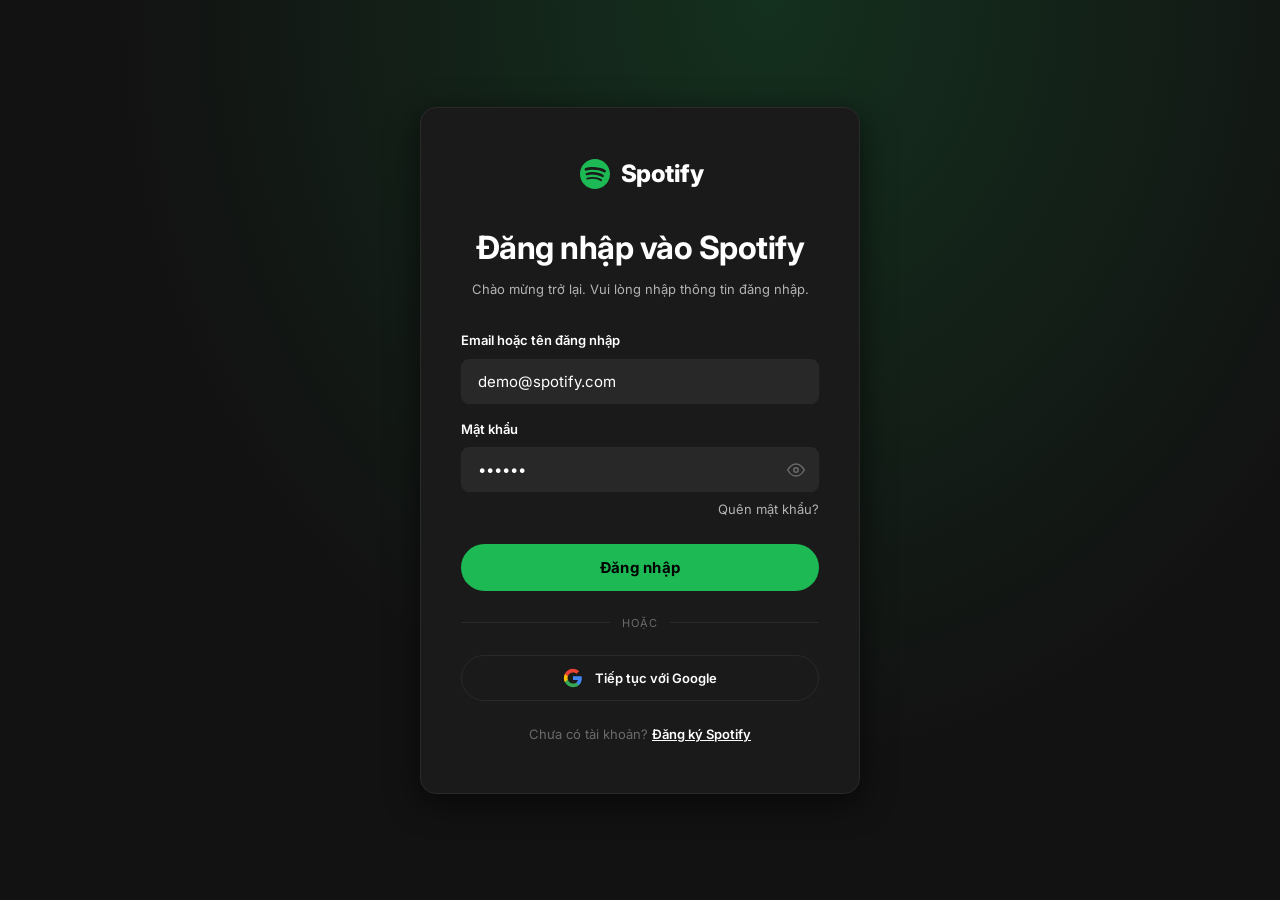
<file: Bài tập trên lớp/client/login.html>
<!doctype html>
<html lang="vi">
  <head>
    <meta charset="UTF-8" />
    <meta name="viewport" content="width=device-width, initial-scale=1.0" />
    <title>Đăng nhập — Spotify Clone</title>
    <link rel="stylesheet" href="assets/css/style.css" />
    <link rel="stylesheet" href="assets/css/login.css" />
  </head>
  <body data-page="login">
    <div class="auth-page">
      <div class="auth-card">
        <!-- Logo -->
        <a href="#" class="auth-logo">
          <svg viewBox="0 0 24 24" fill="currentColor">
            <path
              d="M12 2C6.477 2 2 6.477 2 12s4.477 10 10 10 10-4.477 10-10S17.523 2 12 2zm4.586 14.424a.623.623 0 0 1-.857.208c-2.348-1.435-5.304-1.76-8.785-.964a.623.623 0 1 1-.277-1.215c3.809-.87 7.076-.496 9.712 1.115.294.18.387.563.207.856zm1.223-2.722a.78.78 0 0 1-1.072.257c-2.687-1.652-6.785-2.131-9.965-1.166a.78.78 0 0 1-.973-.519.781.781 0 0 1 .519-.972c3.632-1.102 8.147-.568 11.234 1.328a.78.78 0 0 1 .257 1.072zm.105-2.835C14.692 8.95 9.375 8.775 6.297 9.71a.937.937 0 1 1-.543-1.792c3.532-1.072 9.404-.865 13.115 1.338a.937.937 0 0 1-.955 1.611z"
            />
          </svg>
          <span class="auth-logo-text">Spotify</span>
        </a>

        <h1 class="auth-heading">Đăng nhập vào Spotify</h1>
        <p class="auth-subheading">
          Chào mừng trở lại. Vui lòng nhập thông tin đăng nhập.
        </p>

        <!-- Form -->
        <form class="auth-form" id="login-form" novalidate>
          <div class="form-group">
            <label class="form-label" for="login-email"
              >Email hoặc tên đăng nhập</label
            >
            <div class="form-input-wrapper">
              <input
                class="form-input"
                type="text"
                id="login-email"
                placeholder="spotify hoặc ten@email.com"
                autocomplete="username"
                required
              />
            </div>
            <span class="form-error" id="email-error"></span>
          </div>

          <div class="form-group">
            <label class="form-label" for="login-password">Mật khẩu</label>
            <div class="form-input-wrapper">
              <input
                class="form-input has-icon"
                type="password"
                id="login-password"
                placeholder="Nhập mật khẩu"
                autocomplete="current-password"
                required
              />
              <span
                class="form-input-icon"
                id="toggle-password"
                title="Hiện/ẩn mật khẩu"
              >
                <svg
                  xmlns="http://www.w3.org/2000/svg"
                  viewBox="0 0 24 24"
                  fill="none"
                  stroke="currentColor"
                  stroke-width="2"
                  stroke-linecap="round"
                  stroke-linejoin="round"
                  width="18"
                  height="18"
                >
                  <path d="M1 12s4-8 11-8 11 8 11 8-4 8-11 8-11-8-11-8z" />
                  <circle cx="12" cy="12" r="3" />
                </svg>
              </span>
            </div>
            <span class="form-error" id="password-error"></span>
          </div>

          <a href="#" class="auth-forgot">Quên mật khẩu?</a>

          <button class="btn-auth-primary" type="submit" id="login-submit">
            Đăng nhập
          </button>
        </form>

        <div class="auth-divider"><span>hoặc</span></div>

        <!-- OAuth -->
        <div style="display: flex; flex-direction: column; gap: 12px">
          <button class="btn-oauth">
            <svg width="20" height="20" viewBox="0 0 24 24">
              <path
                fill="#4285F4"
                d="M22.56 12.25c0-.78-.07-1.53-.2-2.25H12v4.26h5.92c-.26 1.37-1.04 2.53-2.21 3.31v2.77h3.57c2.08-1.92 3.28-4.74 3.28-8.09z"
              />
              <path
                fill="#34A853"
                d="M12 23c2.97 0 5.46-.98 7.28-2.66l-3.57-2.77c-.98.66-2.23 1.06-3.71 1.06-2.86 0-5.29-1.93-6.16-4.53H2.18v2.84C3.99 20.53 7.7 23 12 23z"
              />
              <path
                fill="#FBBC05"
                d="M5.84 14.09c-.22-.66-.35-1.36-.35-2.09s.13-1.43.35-2.09V7.07H2.18C1.43 8.55 1 10.22 1 12s.43 3.45 1.18 4.93l2.85-2.22.81-.62z"
              />
              <path
                fill="#EA4335"
                d="M12 5.38c1.62 0 3.06.56 4.21 1.64l3.15-3.15C17.45 2.09 14.97 1 12 1 7.7 1 3.99 3.47 2.18 7.07l3.66 2.84c.87-2.6 3.3-4.53 6.16-4.53z"
              />
            </svg>
            Tiếp tục với Google
          </button>
        </div>

        <div class="auth-footer">
          Chưa có tài khoản?
          <a href="register.html">Đăng ký Spotify</a>
        </div>
      </div>
    </div>

    <script src="assets/js/api.js"></script>
    <script src="assets/js/admin-login.js"></script>
    <script src="assets/js/auth.js"></script>
  </body>
</html>
</file>
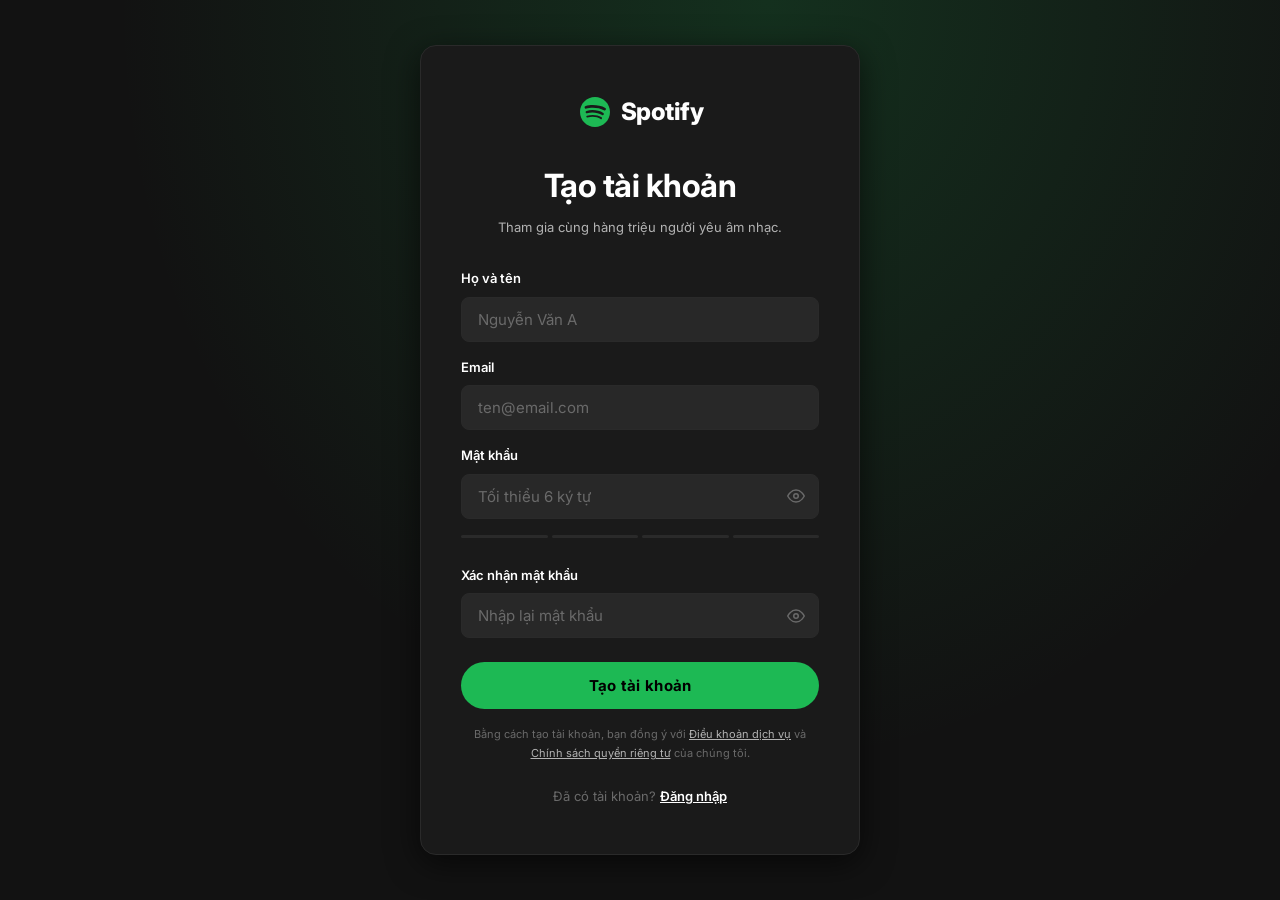
<file: Bài tập trên lớp/client/register.html>
<!DOCTYPE html>
<html lang="vi">
<head>
  <meta charset="UTF-8">
  <meta name="viewport" content="width=device-width, initial-scale=1.0">
  <title>Đăng ký — Spotify Clone</title>
  <link rel="stylesheet" href="assets/css/style.css">
  <link rel="stylesheet" href="assets/css/login.css">
</head>
<body data-page="register">

  <div class="auth-page">
    <div class="auth-card">

      <!-- Logo -->
      <a href="login.html" class="auth-logo">
        <svg viewBox="0 0 24 24" fill="currentColor">
          <path d="M12 2C6.477 2 2 6.477 2 12s4.477 10 10 10 10-4.477 10-10S17.523 2 12 2zm4.586 14.424a.623.623 0 0 1-.857.208c-2.348-1.435-5.304-1.76-8.785-.964a.623.623 0 1 1-.277-1.215c3.809-.87 7.076-.496 9.712 1.115.294.18.387.563.207.856zm1.223-2.722a.78.78 0 0 1-1.072.257c-2.687-1.652-6.785-2.131-9.965-1.166a.78.78 0 0 1-.973-.519.781.781 0 0 1 .519-.972c3.632-1.102 8.147-.568 11.234 1.328a.78.78 0 0 1 .257 1.072zm.105-2.835C14.692 8.95 9.375 8.775 6.297 9.71a.937.937 0 1 1-.543-1.792c3.532-1.072 9.404-.865 13.115 1.338a.937.937 0 0 1-.955 1.611z"/>
        </svg>
        <span class="auth-logo-text">Spotify</span>
      </a>

      <h1 class="auth-heading">Tạo tài khoản</h1>
      <p class="auth-subheading">Tham gia cùng hàng triệu người yêu âm nhạc.</p>

      <!-- Form -->
      <form class="auth-form" id="register-form" novalidate>

        <div class="form-group">
          <label class="form-label" for="register-name">Họ và tên</label>
          <div class="form-input-wrapper">
            <input
              class="form-input"
              type="text"
              id="register-name"
              placeholder="Nguyễn Văn A"
              autocomplete="name"
              required
            >
          </div>
          <span class="form-error" id="name-error"></span>
        </div>

        <div class="form-group">
          <label class="form-label" for="register-email">Email</label>
          <div class="form-input-wrapper">
            <input
              class="form-input"
              type="email"
              id="register-email"
              placeholder="ten@email.com"
              autocomplete="email"
              required
            >
          </div>
          <span class="form-error" id="email-error"></span>
        </div>

        <div class="form-group">
          <label class="form-label" for="register-password">Mật khẩu</label>
          <div class="form-input-wrapper">
            <input
              class="form-input has-icon"
              type="password"
              id="register-password"
              placeholder="Tối thiểu 6 ký tự"
              autocomplete="new-password"
              required
            >
            <span class="form-input-icon" id="toggle-password" title="Hiện/ẩn mật khẩu">
              <svg xmlns="http://www.w3.org/2000/svg" viewBox="0 0 24 24" fill="none"
                   stroke="currentColor" stroke-width="2" stroke-linecap="round" stroke-linejoin="round"
                   width="18" height="18">
                <path d="M1 12s4-8 11-8 11 8 11 8-4 8-11 8-11-8-11-8z"/>
                <circle cx="12" cy="12" r="3"/>
              </svg>
            </span>
          </div>
          <!-- Thanh đánh giá độ mạnh mật khẩu -->
          <div class="password-strength" id="password-strength">
            <div class="strength-bar"></div>
            <div class="strength-bar"></div>
            <div class="strength-bar"></div>
            <div class="strength-bar"></div>
          </div>
          <div class="strength-label" id="strength-label"></div>
          <span class="form-error" id="password-error"></span>
        </div>

        <div class="form-group">
          <label class="form-label" for="register-confirm">Xác nhận mật khẩu</label>
          <div class="form-input-wrapper">
            <input
              class="form-input has-icon"
              type="password"
              id="register-confirm"
              placeholder="Nhập lại mật khẩu"
              autocomplete="new-password"
              required
            >
            <span class="form-input-icon" id="toggle-confirm" title="Hiện/ẩn mật khẩu">
              <svg xmlns="http://www.w3.org/2000/svg" viewBox="0 0 24 24" fill="none"
                   stroke="currentColor" stroke-width="2" stroke-linecap="round" stroke-linejoin="round"
                   width="18" height="18">
                <path d="M1 12s4-8 11-8 11 8 11 8-4 8-11 8-11-8-11-8z"/>
                <circle cx="12" cy="12" r="3"/>
              </svg>
            </span>
          </div>
          <span class="form-error" id="confirm-error"></span>
        </div>

        <button class="btn-auth-primary" type="submit" id="register-submit">
          Tạo tài khoản
        </button>

      </form>

      <p class="register-terms" style="margin-top:16px">
        Bằng cách tạo tài khoản, bạn đồng ý với
        <a href="#">Điều khoản dịch vụ</a> và
        <a href="#">Chính sách quyền riêng tư</a> của chúng tôi.
      </p>

      <div class="auth-footer">
        Đã có tài khoản?
        <a href="login.html">Đăng nhập</a>
      </div>

    </div>
  </div>

  <script src="assets/js/api.js"></script>
  <script src="assets/js/auth.js"></script>
</body>
</html>
</file>
<file: Admin-spotify/styles.css>
:root {
  --bg: #0d0d0d;
  --panel: #151515;
  --panel-soft: #202020;
  --text: #f4f4f4;
  --muted: #a6a6a6;
  --accent: #1db954;
  --accent-soft: rgba(29, 185, 84, 0.14);
  --border: rgba(255, 255, 255, 0.1);
  --shadow: 0 22px 60px rgba(0, 0, 0, 0.25);
}

* {
  box-sizing: border-box;
}

html,
body {
  margin: 0;
  padding: 0;
  min-height: 100%;
  background: linear-gradient(180deg, #0d0d0d 0%, #101010 52%, #111 100%);
  color: var(--text);
  font-family: "Inter", "Segoe UI", sans-serif;
}

body {
  padding: 20px;
}

.admin-app {
  max-width: 1440px;
  margin: 0 auto;
  display: grid;
  grid-template-columns: 260px 1fr;
  gap: 24px;
}

.sidebar {
  align-self: start;
  width: 100%;
  max-height: calc(100vh - 80px);
  background: linear-gradient(
    180deg,
    rgba(18, 18, 18, 0.94),
    rgba(24, 24, 24, 0.98)
  );
  border: 1px solid rgba(255, 255, 255, 0.08);
  border-radius: 28px;
  padding: 32px 24px;
  display: flex;
  flex-direction: column;
  justify-content: space-between;
  box-shadow: var(--shadow);
}

.brand {
  display: flex;
  align-items: center;
  gap: 14px;
  margin-bottom: 36px;
}

.brand-icon {
  width: 44px;
  height: 44px;
  background: var(--accent);
  border-radius: 50%;
  display: grid;
  place-items: center;
  font-weight: 800;
  color: #121212;
}

.brand h1 {
  margin: 0;
  font-size: 1.2rem;
}

.brand p {
  margin: 4px 0 0;
  color: var(--muted);
  font-size: 0.9rem;
}

.nav-links {
  display: grid;
  gap: 12px;
}

.nav-links a {
  display: block;
  padding: 14px 16px;
  border-radius: 16px;
  color: var(--muted);
  text-decoration: none;
  transition:
    background 0.22s ease,
    color 0.22s ease;
}

.nav-links a:hover,
.nav-links a.active {
  background: var(--accent-soft);
  color: var(--text);
}

.sidebar-footer {
  padding-top: 18px;
  border-top: 1px solid rgba(255, 255, 255, 0.08);
}

.sidebar-footer p {
  margin: 0;
  color: #9c9c9c;
  font-size: 0.95rem;
  cursor: pointer;
}

.main-panel {
  display: flex;
  flex-direction: column;
  gap: 24px;
}

.topbar {
  display: flex;
  align-items: center;
  justify-content: space-between;
  gap: 18px;
  padding: 28px 30px;
  background: linear-gradient(
    135deg,
    rgba(29, 185, 84, 0.12),
    rgba(15, 15, 15, 0.95)
  );
  border: 1px solid rgba(29, 185, 84, 0.12);
  border-radius: 28px;
  backdrop-filter: blur(12px);
  box-shadow: var(--shadow);
}

.topbar h2 {
  margin: 0 0 8px;
  font-size: 1.8rem;
}

.topbar p {
  margin: 0;
  color: var(--muted);
}

.user-card {
  display: inline-flex;
  align-items: center;
  gap: 14px;
  padding: 12px 18px;
  border-radius: 100px;
  background: rgba(255, 255, 255, 0.05);
}

.user-card span {
  width: 36px;
  height: 36px;
  display: grid;
  place-items: center;
  border-radius: 50%;
  background: var(--accent);
  color: #121212;
  font-weight: 700;
}

.user-card p {
  margin: 0;
}

.stats-grid,
.overview-cards,
.statistics-grid {
  display: grid;
  grid-template-columns: repeat(4, minmax(0, 1fr));
  gap: 18px;
}

.stat-card {
  background: linear-gradient(
    180deg,
    rgba(25, 25, 25, 0.97),
    rgba(18, 18, 18, 0.95)
  );
  border: 1px solid rgba(255, 255, 255, 0.08);
  border-radius: 24px;
  padding: 24px;
  box-shadow: 0 18px 40px rgba(0, 0, 0, 0.18);
}

.stat-card p {
  margin: 0 0 10px;
  color: var(--muted);
  text-transform: uppercase;
  letter-spacing: 0.04em;
  font-size: 0.88rem;
}

.stat-card h3 {
  margin: 0;
  font-size: 2rem;
}

.content-section {
  display: grid;
  grid-template-columns: 1.1fr 0.9fr;
  gap: 18px;
}

.panel {
  background: linear-gradient(
    180deg,
    rgba(20, 20, 20, 0.98),
    rgba(16, 16, 16, 0.92)
  );
  border: 1px solid rgba(255, 255, 255, 0.08);
  border-radius: 28px;
  padding: 28px;
  box-shadow: 0 22px 60px rgba(0, 0, 0, 0.16);
}

.panel-large ul {
  margin: 0;
  padding: 0;
  list-style: none;
  display: grid;
  gap: 14px;
}

.panel-large li {
  padding: 16px;
  border-radius: 18px;
  background: rgba(255, 255, 255, 0.03);
}

.panel-header {
  display: flex;
  align-items: center;
  justify-content: space-between;
  gap: 16px;
  margin-bottom: 18px;
}

.panel-header button {
  border: none;
  background: var(--accent);
  color: #121212;
  padding: 12px 18px;
  border-radius: 999px;
  cursor: pointer;
  font-weight: 700;
}

.charts-section {
  display: grid;
}

.panel-chart {
  display: flex;
  flex-direction: column;
  gap: 24px;
}

.chart-grid {
  display: grid;
  grid-template-columns: 1fr 1fr;
  gap: 20px;
}

.chart-card {
  background: rgba(255, 255, 255, 0.04);
  border: 1px solid rgba(255, 255, 255, 0.08);
  border-radius: 26px;
  padding: 22px;
  min-height: 420px;
}

.chart-card h4 {
  margin: 0 0 18px;
  color: var(--text);
  font-size: 1.05rem;
}

.bar-chart {
  display: grid;
  gap: 16px;
}

.bar-item {
  display: grid;
  gap: 10px;
}

.bar-item span {
  color: var(--muted);
  font-size: 0.95rem;
}

.bar-track {
  height: 14px;
  width: 100%;
  background: rgba(255, 255, 255, 0.05);
  border-radius: 999px;
  position: relative;
  overflow: hidden;
}

.bar-fill {
  position: absolute;
  top: 0;
  left: 0;
  height: 100%;
  width: var(--value);
  background: linear-gradient(
    90deg,
    rgba(29, 185, 84, 0.95),
    rgba(29, 185, 84, 0.75)
  );
  border-radius: 999px;
  transition: width 0.35s ease;
}

.bar-item strong {
  color: var(--text);
  font-size: 0.95rem;
}

.pie-chart-wrapper {
  display: grid;
  gap: 22px;
  justify-items: center;
}

.pie-chart {
  width: 240px;
  aspect-ratio: 1;
  border-radius: 50%;
  background: conic-gradient(
    #1db954 0 calc(var(--p1) * 1%),
    #60d68d calc(var(--p1) * 1%) calc((var(--p1) + var(--p2)) * 1%),
    #54b482 calc((var(--p1) + var(--p2)) * 1%)
      calc((var(--p1) + var(--p2) + var(--p3)) * 1%),
    #8ccf9b calc((var(--p1) + var(--p2) + var(--p3)) * 1%) 100%
  );
  position: relative;
}

.pie-chart::before {
  content: "";
  position: absolute;
  inset: 28px;
  border-radius: 50%;
  background: rgba(18, 18, 18, 0.92);
}

.pie-legend {
  width: 100%;
  list-style: none;
  margin: 0;
  padding: 0;
  display: grid;
  gap: 12px;
}

.pie-legend li {
  display: flex;
  align-items: center;
  gap: 12px;
  color: var(--text);
  font-size: 0.95rem;
}

.legend-dot {
  width: 14px;
  height: 14px;
  border-radius: 50%;
  display: inline-block;
}

.dot-1 {
  background: #1db954;
}

.dot-2 {
  background: #60d68d;
}

.dot-3 {
  background: #54b482;
}

.dot-4 {
  background: #8ccf9b;
}

table {
  width: 100%;
  border-collapse: collapse;
}

thead th {
  text-align: left;
  padding: 14px 12px;
  color: var(--muted);
  font-size: 0.95rem;
}

tbody tr {
  border-top: 1px solid rgba(255, 255, 255, 0.06);
}

tbody td {
  padding: 16px 12px;
  color: var(--text);
}

tbody tr:hover {
  background: rgba(29, 185, 84, 0.08);
}

@media (max-width: 1080px) {
  .admin-app {
    grid-template-columns: 1fr;
  }
  .stats-grid {
    grid-template-columns: repeat(2, minmax(0, 1fr));
  }
  .content-section {
    grid-template-columns: 1fr;
  }
  .chart-grid {
    grid-template-columns: 1fr;
  }
}

@media (max-width: 700px) {
  body {
    padding: 16px;
  }
  .topbar,
  .sidebar,
  .panel {
    padding: 18px;
  }
  .stats-grid {
    grid-template-columns: 1fr;
  }
  .chart-grid {
    grid-template-columns: 1fr;
  }
  .pie-chart {
    width: min(100%, 240px);
  }
}
</file>
<file: Bài tập trên lớp/client/assets/css/style.css>
/* ============================================
   style.css — Hệ thống màu & Typography gốc
   ============================================ */
 
@import url('https://fonts.googleapis.com/css2?family=Inter:wght@300;400;500;600;700;800&display=swap');
 
:root {
  /* === PALETTE === */
  --color-bg-base:        #121212;
  --color-bg-elevated:    #1A1A1A;
  --color-bg-card:        #282828;
  --color-bg-card-hover:  #2E2E2E;
  --color-bg-sidebar:     #000000;
  --color-bg-player:      #181818;
  --color-bg-overlay:     rgba(0,0,0,0.6);
 
  --color-accent:         #1DB954;
  --color-accent-hover:   #1ED760;
  --color-accent-dark:    #158A3E;
  --color-accent-subtle:  rgba(29,185,84,0.12);
 
  --color-text-primary:   #FFFFFF;
  --color-text-secondary: #B3B3B3;
  --color-text-muted:     #6A6A6A;
  --color-text-link:      #FFFFFF;
 
  --color-border:         #2A2A2A;
  --color-border-light:   #3A3A3A;
 
  --color-danger:         #E5474B;
  --color-warning:        #F59B23;
 
  /* === TYPOGRAPHY === */
  --font-main: 'Inter', -apple-system, BlinkMacSystemFont, sans-serif;
 
  --text-xs:   11px;
  --text-sm:   13px;
  --text-base: 15px;
  --text-md:   17px;
  --text-lg:   20px;
  --text-xl:   24px;
  --text-2xl:  32px;
  --text-3xl:  48px;
 
  --weight-light:    300;
  --weight-regular:  400;
  --weight-medium:   500;
  --weight-semibold: 600;
  --weight-bold:     700;
  --weight-extrabold:800;
 
  --leading-tight:  1.2;
  --leading-normal: 1.5;
  --leading-loose:  1.7;
 
  /* === SPACING === */
  --space-1:  4px;
  --space-2:  8px;
  --space-3:  12px;
  --space-4:  16px;
  --space-5:  20px;
  --space-6:  24px;
  --space-8:  32px;
  --space-10: 40px;
  --space-12: 48px;
  --space-16: 64px;
 
  /* === RADIUS === */
  --radius-sm:   4px;
  --radius-md:   8px;
  --radius-lg:   12px;
  --radius-xl:   16px;
  --radius-full: 9999px;
 
  /* === SHADOW === */
  --shadow-sm:  0 2px 8px rgba(0,0,0,0.3);
  --shadow-md:  0 4px 16px rgba(0,0,0,0.4);
  --shadow-lg:  0 8px 32px rgba(0,0,0,0.6);
  --shadow-player: 0 -4px 24px rgba(0,0,0,0.5);
 
  /* === TRANSITIONS === */
  --transition-fast:   0.15s ease;
  --transition-normal: 0.25s ease;
  --transition-slow:   0.4s ease;
 
  /* === LAYOUT === */
  --sidebar-width:     240px;
  --player-height:     90px;
  --topbar-height:     64px;
}
 
/* === RESET === */
*, *::before, *::after {
  margin: 0;
  padding: 0;
  box-sizing: border-box;
}
 
html {
  scroll-behavior: smooth;
  -webkit-text-size-adjust: 100%;
}
 
body {
  font-family: var(--font-main);
  font-size: var(--text-base);
  font-weight: var(--weight-regular);
  line-height: var(--leading-normal);
  color: var(--color-text-primary);
  background-color: var(--color-bg-base);
  -webkit-font-smoothing: antialiased;
  -moz-osx-font-smoothing: grayscale;
  overflow: hidden;
}
 
a {
  color: inherit;
  text-decoration: none;
}
 
button {
  font-family: var(--font-main);
  cursor: pointer;
  border: none;
  background: none;
  color: inherit;
}
 
input, textarea {
  font-family: var(--font-main);
  outline: none;
}
 
ul, ol {
  list-style: none;
}
 
img, svg {
  display: block;
  max-width: 100%;
}
 
/* === SCROLLBAR === */
::-webkit-scrollbar {
  width: 6px;
  height: 6px;
}
::-webkit-scrollbar-track { background: transparent; }
::-webkit-scrollbar-thumb {
  background: var(--color-border-light);
  border-radius: var(--radius-full);
}
::-webkit-scrollbar-thumb:hover { background: var(--color-text-muted); }
 
/* === UTILITY === */
.sr-only {
  position: absolute; width:1px; height:1px;
  padding:0; margin:-1px; overflow:hidden;
  clip:rect(0,0,0,0); border:0;
}
 
.truncate {
  overflow: hidden;
  text-overflow: ellipsis;
  white-space: nowrap;
}
 
.flex { display: flex; }
.flex-col { flex-direction: column; }
.items-center { align-items: center; }
.justify-between { justify-content: space-between; }
.gap-2 { gap: var(--space-2); }
.gap-3 { gap: var(--space-3); }
.gap-4 { gap: var(--space-4); }
</file>
<file: Bài tập trên lớp/client/assets/css/main.css>
/* ============================================
   main.css — Layout trang chủ, sidebar, player
   ============================================ */

/* === APP LAYOUT === */
.app-layout {
  display: grid;
  grid-template-columns: var(--sidebar-width) 1fr;
  grid-template-rows: 1fr var(--player-height);
  grid-template-areas:
    "sidebar main"
    "player  player";
  height: 100vh;
  width: 100vw;
  overflow: hidden;
}

/* ============================================
   SIDEBAR
   ============================================ */
.sidebar {
  grid-area: sidebar;
  background: var(--color-bg-sidebar);
  display: flex;
  flex-direction: column;
  overflow: hidden;
  border-right: 1px solid rgba(255,255,255,0.05);
}

/* Logo */
.sidebar-logo {
  display: flex;
  align-items: center;
  gap: var(--space-2);
  padding: var(--space-6) var(--space-6) var(--space-4);
  text-decoration: none;
  flex-shrink: 0;
}

.sidebar-logo svg {
  width: 30px;
  height: 30px;
  color: var(--color-accent);
  flex-shrink: 0;
}

.sidebar-logo-text {
  font-size: var(--text-lg);
  font-weight: var(--weight-extrabold);
  color: var(--color-text-primary);
  letter-spacing: -0.3px;
}

/* Nav */
.sidebar-nav {
  padding: 0 var(--space-3);
  flex-shrink: 0;
}

.sidebar-nav-item {
  display: flex;
  align-items: center;
  gap: var(--space-4);
  padding: 10px var(--space-3);
  border-radius: var(--radius-md);
  color: var(--color-text-secondary);
  font-size: var(--text-sm);
  font-weight: var(--weight-semibold);
  cursor: pointer;
  transition: color var(--transition-fast), background var(--transition-fast);
  text-decoration: none;
}

.sidebar-nav-item:hover {
  color: var(--color-text-primary);
  background: rgba(255,255,255,0.05);
}

.sidebar-nav-item.active {
  color: var(--color-text-primary);
}

.sidebar-nav-item svg {
  width: 22px;
  height: 22px;
  flex-shrink: 0;
}

/* Library section */
.sidebar-library {
  flex: 1;
  display: flex;
  flex-direction: column;
  overflow: hidden;
  margin-top: var(--space-4);
}

.sidebar-library-header {
  display: flex;
  align-items: center;
  justify-content: space-between;
  padding: var(--space-3) var(--space-6);
  flex-shrink: 0;
}

.sidebar-library-title {
  font-size: var(--text-sm);
  font-weight: var(--weight-semibold);
  color: var(--color-text-secondary);
  display: flex;
  align-items: center;
  gap: var(--space-3);
}

.sidebar-library-title svg {
  width: 20px;
  height: 20px;
}

.sidebar-library-actions {
  display: flex;
  gap: var(--space-1);
}

.btn-icon-sm {
  width: 32px;
  height: 32px;
  display: flex;
  align-items: center;
  justify-content: center;
  border-radius: var(--radius-full);
  color: var(--color-text-secondary);
  transition: color var(--transition-fast), background var(--transition-fast);
  cursor: pointer;
}

.btn-icon-sm:hover {
  color: var(--color-text-primary);
  background: rgba(255,255,255,0.08);
}

.btn-icon-sm svg { width: 16px; height: 16px; }

/* Playlist list in sidebar */
.sidebar-playlist-list {
  flex: 1;
  overflow-y: auto;
  padding: 0 var(--space-3) var(--space-4);
}

.sidebar-playlist-item {
  display: flex;
  align-items: center;
  gap: var(--space-3);
  padding: var(--space-2) var(--space-3);
  border-radius: var(--radius-md);
  cursor: pointer;
  transition: background var(--transition-fast);
}

.sidebar-playlist-item:hover {
  background: rgba(255,255,255,0.05);
}

.sidebar-playlist-item.active {
  background: var(--color-bg-card);
}

.sidebar-playlist-thumb {
  width: 40px;
  height: 40px;
  border-radius: var(--radius-sm);
  background: var(--color-bg-card);
  flex-shrink: 0;
  object-fit: cover;
  display: flex;
  align-items: center;
  justify-content: center;
  color: var(--color-text-muted);
  overflow: hidden;
}

.sidebar-playlist-info {
  flex: 1;
  min-width: 0;
}

.sidebar-playlist-name {
  font-size: var(--text-sm);
  font-weight: var(--weight-medium);
  color: var(--color-text-primary);
  white-space: nowrap;
  overflow: hidden;
  text-overflow: ellipsis;
}

.sidebar-playlist-meta {
  font-size: var(--text-xs);
  color: var(--color-text-muted);
  margin-top: 1px;
}

/* Create playlist card */
.sidebar-create-card {
  margin: var(--space-4) var(--space-4) 0;
  background: var(--color-bg-card);
  border-radius: var(--radius-lg);
  padding: var(--space-4);
  flex-shrink: 0;
}

.sidebar-create-card h4 {
  font-size: var(--text-sm);
  font-weight: var(--weight-bold);
  margin-bottom: var(--space-1);
}

.sidebar-create-card p {
  font-size: var(--text-xs);
  color: var(--color-text-secondary);
  margin-bottom: var(--space-3);
  line-height: var(--leading-loose);
}

.btn-create-playlist {
  background: var(--color-text-primary);
  color: #000;
  font-size: var(--text-xs);
  font-weight: var(--weight-bold);
  padding: 6px var(--space-4);
  border-radius: var(--radius-full);
  cursor: pointer;
  transition: background var(--transition-fast), transform var(--transition-fast);
}

.btn-create-playlist:hover {
  background: var(--color-text-primary);
  transform: scale(1.03);
}

/* ============================================
   MAIN CONTENT
   ============================================ */
.main-content {
  grid-area: main;
  display: flex;
  flex-direction: column;
  overflow: hidden;
  background: var(--color-bg-base);
}

/* Topbar */
.topbar {
  height: var(--topbar-height);
  flex-shrink: 0;
  display: flex;
  align-items: center;
  justify-content: space-between;
  padding: 0 var(--space-6);
  background: rgba(18,18,18,0.85);
  backdrop-filter: blur(10px);
  -webkit-backdrop-filter: blur(10px);
  border-bottom: 1px solid rgba(255,255,255,0.05);
  position: sticky;
  top: 0;
  z-index: 100;
}

/* Navigation arrows */
.topbar-nav {
  display: flex;
  align-items: center;
  gap: var(--space-2);
}

.btn-nav {
  width: 32px;
  height: 32px;
  border-radius: var(--radius-full);
  background: rgba(0,0,0,0.5);
  display: flex;
  align-items: center;
  justify-content: center;
  color: var(--color-text-secondary);
  cursor: pointer;
  transition: color var(--transition-fast), background var(--transition-fast);
}

.btn-nav:hover {
  color: var(--color-text-primary);
  background: rgba(0,0,0,0.8);
}

.btn-nav svg { width: 16px; height: 16px; }

/* Search bar */
.search-bar {
  flex: 1;
  max-width: 360px;
  margin: 0 var(--space-6);
  position: relative;
}

.search-input {
  width: 100%;
  background: var(--color-bg-card);
  border: 1.5px solid transparent;
  border-radius: var(--radius-full);
  padding: 10px var(--space-5) 10px 44px;
  font-size: var(--text-sm);
  color: var(--color-text-primary);
  transition: border-color var(--transition-fast), box-shadow var(--transition-fast);
}

.search-input::placeholder {
  color: var(--color-text-muted);
}

.search-input:focus {
  border-color: var(--color-text-secondary);
  box-shadow: 0 0 0 2px rgba(255,255,255,0.1);
}

.search-icon {
  position: absolute;
  left: 14px;
  top: 50%;
  transform: translateY(-50%);
  color: var(--color-text-muted);
  width: 18px;
  height: 18px;
  pointer-events: none;
}

/* Search results dropdown */
.search-results-dropdown {
  position: absolute;
  top: calc(100% + var(--space-2));
  left: 0;
  right: 0;
  background: var(--color-bg-card);
  border: 1px solid var(--color-border);
  border-radius: var(--radius-lg);
  box-shadow: var(--shadow-lg);
  overflow: hidden;
  z-index: 200;
  display: none;
}

.search-results-dropdown.open { display: block; }

.search-result-item {
  display: flex;
  align-items: center;
  gap: var(--space-3);
  padding: var(--space-3) var(--space-4);
  cursor: pointer;
  transition: background var(--transition-fast);
}

.search-result-item:hover { background: var(--color-bg-card-hover); }

.search-result-thumb {
  width: 40px;
  height: 40px;
  border-radius: var(--radius-sm);
  object-fit: cover;
  background: var(--color-bg-elevated);
  flex-shrink: 0;
  display: flex;
  align-items: center;
  justify-content: center;
  color: var(--color-text-muted);
  overflow: hidden;
}

.search-result-info { flex: 1; min-width: 0; }
.search-result-name {
  font-size: var(--text-sm);
  font-weight: var(--weight-medium);
  white-space: nowrap;
  overflow: hidden;
  text-overflow: ellipsis;
}
.search-result-sub {
  font-size: var(--text-xs);
  color: var(--color-text-muted);
  margin-top: 1px;
}

/* User menu */
.topbar-user {
  display: flex;
  align-items: center;
  gap: var(--space-3);
}

.user-avatar {
  width: 32px;
  height: 32px;
  border-radius: var(--radius-full);
  background: var(--color-accent-dark);
  display: flex;
  align-items: center;
  justify-content: center;
  font-size: var(--text-sm);
  font-weight: var(--weight-bold);
  color: #000;
  cursor: pointer;
  overflow: hidden;
}

.user-avatar img {
  width: 100%;
  height: 100%;
  object-fit: cover;
}

.user-menu-btn {
  display: flex;
  align-items: center;
  gap: var(--space-2);
  padding: 4px 4px 4px var(--space-2);
  background: rgba(0,0,0,0.5);
  border-radius: var(--radius-full);
  cursor: pointer;
  transition: background var(--transition-fast);
}

.user-menu-btn:hover { background: rgba(0,0,0,0.8); }

.user-menu-btn svg { width: 16px; height: 16px; color: var(--color-text-secondary); }

/* Dropdown */
.user-dropdown {
  position: absolute;
  top: calc(100% + var(--space-2));
  right: var(--space-6);
  background: var(--color-bg-card);
  border: 1px solid var(--color-border);
  border-radius: var(--radius-lg);
  min-width: 200px;
  box-shadow: var(--shadow-lg);
  overflow: hidden;
  z-index: 300;
  display: none;
}

.user-dropdown.open { display: block; }

.user-dropdown-item {
  display: flex;
  align-items: center;
  gap: var(--space-3);
  padding: var(--space-3) var(--space-4);
  font-size: var(--text-sm);
  color: var(--color-text-secondary);
  cursor: pointer;
  transition: background var(--transition-fast), color var(--transition-fast);
}

.user-dropdown-item:hover {
  background: var(--color-bg-card-hover);
  color: var(--color-text-primary);
}

.user-dropdown-item svg { width: 18px; height: 18px; }

.user-dropdown-divider {
  height: 1px;
  background: var(--color-border);
  margin: var(--space-1) 0;
}

/* Topbar relative wrapper */
.topbar { position: relative; }

/* Content area */
.content-area {
  flex: 1;
  overflow-y: auto;
  padding: var(--space-6) var(--space-6) var(--space-8);
}

/* ============================================
   HOME CONTENT
   ============================================ */

/* Greeting */
.greeting-bar {
  display: flex;
  align-items: center;
  justify-content: space-between;
  margin-bottom: var(--space-6);
}

.greeting-text {
  font-size: var(--text-2xl);
  font-weight: var(--weight-extrabold);
  letter-spacing: -0.5px;
}

/* Quick access grid (recent items) */
.quick-grid {
  display: grid;
  grid-template-columns: repeat(3, 1fr);
  gap: var(--space-2);
  margin-bottom: var(--space-8);
}

.quick-item {
  display: flex;
  align-items: center;
  gap: var(--space-3);
  background: var(--color-bg-card);
  border-radius: var(--radius-md);
  overflow: hidden;
  cursor: pointer;
  transition: background var(--transition-fast);
  position: relative;
}

.quick-item:hover {
  background: var(--color-bg-card-hover);
}

.quick-item-thumb {
  width: 56px;
  height: 56px;
  flex-shrink: 0;
  object-fit: cover;
  background: var(--color-bg-elevated);
  display: flex;
  align-items: center;
  justify-content: center;
  color: var(--color-text-muted);
  overflow: hidden;
}

.quick-item-name {
  font-size: var(--text-sm);
  font-weight: var(--weight-bold);
  flex: 1;
  padding-right: var(--space-4);
  overflow: hidden;
  text-overflow: ellipsis;
  white-space: nowrap;
}

.quick-item-play {
  position: absolute;
  right: var(--space-3);
  width: 36px;
  height: 36px;
  border-radius: var(--radius-full);
  background: var(--color-accent);
  display: flex;
  align-items: center;
  justify-content: center;
  color: #000;
  opacity: 0;
  transform: translateY(8px);
  transition: opacity var(--transition-fast), transform var(--transition-fast);
  box-shadow: var(--shadow-md);
}

.quick-item:hover .quick-item-play {
  opacity: 1;
  transform: translateY(0);
}

.quick-item-play svg { width: 18px; height: 18px; }

/* Section headers */
.section-header {
  display: flex;
  align-items: baseline;
  justify-content: space-between;
  margin-bottom: var(--space-5);
}

.section-title {
  font-size: var(--text-xl);
  font-weight: var(--weight-bold);
  letter-spacing: -0.3px;
}

.section-show-all {
  font-size: var(--text-xs);
  font-weight: var(--weight-semibold);
  color: var(--color-text-muted);
  text-transform: uppercase;
  letter-spacing: 1px;
  cursor: pointer;
  transition: color var(--transition-fast);
}

.section-show-all:hover {
  color: var(--color-text-primary);
  text-decoration: underline;
}

/* Card grid */
.card-grid {
  display: grid;
  grid-template-columns: repeat(5, 1fr);
  gap: var(--space-4);
  margin-bottom: var(--space-10);
}

/* Music card */
.music-card {
  background: var(--color-bg-card);
  border-radius: var(--radius-lg);
  padding: var(--space-4);
  cursor: pointer;
  transition: background var(--transition-fast);
  position: relative;
  overflow: hidden;
}

.music-card:hover {
  background: var(--color-bg-card-hover);
}

.music-card-thumb-wrap {
  position: relative;
  margin-bottom: var(--space-4);
}

.music-card-thumb {
  width: 100%;
  aspect-ratio: 1;
  border-radius: var(--radius-md);
  object-fit: cover;
  background: var(--color-bg-elevated);
  display: flex;
  align-items: center;
  justify-content: center;
  color: var(--color-text-muted);
  overflow: hidden;
  box-shadow: var(--shadow-md);
}

.music-card-thumb.rounded-full-thumb {
  border-radius: var(--radius-full);
}

.music-card-play-btn {
  position: absolute;
  bottom: var(--space-2);
  right: var(--space-2);
  width: 44px;
  height: 44px;
  border-radius: var(--radius-full);
  background: var(--color-accent);
  display: flex;
  align-items: center;
  justify-content: center;
  color: #000;
  box-shadow: var(--shadow-md);
  opacity: 0;
  transform: translateY(8px);
  transition: opacity var(--transition-fast), transform var(--transition-fast);
}

.music-card:hover .music-card-play-btn {
  opacity: 1;
  transform: translateY(0);
}

.music-card-play-btn svg { width: 22px; height: 22px; }

.music-card-title {
  font-size: var(--text-sm);
  font-weight: var(--weight-bold);
  margin-bottom: var(--space-1);
  overflow: hidden;
  text-overflow: ellipsis;
  white-space: nowrap;
}

.music-card-sub {
  font-size: var(--text-xs);
  color: var(--color-text-muted);
  overflow: hidden;
  text-overflow: ellipsis;
  display: -webkit-box;
  -webkit-line-clamp: 2;
  -webkit-box-orient: vertical;
}

/* Context menu */
.context-menu {
  position: fixed;
  background: var(--color-bg-card);
  border: 1px solid var(--color-border);
  border-radius: var(--radius-lg);
  padding: var(--space-2) 0;
  min-width: 200px;
  box-shadow: var(--shadow-lg);
  z-index: 500;
  display: none;
}

.context-menu.open { display: block; }

.context-menu-item {
  display: flex;
  align-items: center;
  gap: var(--space-3);
  padding: var(--space-3) var(--space-5);
  font-size: var(--text-sm);
  color: var(--color-text-secondary);
  cursor: pointer;
  transition: background var(--transition-fast), color var(--transition-fast);
}

.context-menu-item:hover {
  background: var(--color-bg-card-hover);
  color: var(--color-text-primary);
}

.context-menu-item svg { width: 16px; height: 16px; }
.context-menu-divider { height: 1px; background: var(--color-border); margin: var(--space-1) 0; }

/* ============================================
   PLAYER BAR
   ============================================ */
.player-bar {
  grid-area: player;
  background: var(--color-bg-player);
  border-top: 1px solid var(--color-border);
  display: grid;
  grid-template-columns: 1fr 2fr 1fr;
  align-items: center;
  padding: 0 var(--space-4);
  box-shadow: var(--shadow-player);
  z-index: 200;
}

/* Left: Now playing */
.player-now-playing {
  display: flex;
  align-items: center;
  gap: var(--space-3);
  min-width: 0;
}

.player-thumb {
  width: 56px;
  height: 56px;
  border-radius: var(--radius-sm);
  object-fit: cover;
  background: var(--color-bg-card);
  flex-shrink: 0;
  display: flex;
  align-items: center;
  justify-content: center;
  color: var(--color-text-muted);
  overflow: hidden;
}

.player-track-info { min-width: 0; }

.player-track-name {
  font-size: var(--text-sm);
  font-weight: var(--weight-semibold);
  overflow: hidden;
  text-overflow: ellipsis;
  white-space: nowrap;
  cursor: pointer;
  transition: text-decoration var(--transition-fast);
}

.player-track-name:hover { text-decoration: underline; }

.player-track-artist {
  font-size: var(--text-xs);
  color: var(--color-text-muted);
  cursor: pointer;
  transition: color var(--transition-fast);
  overflow: hidden;
  text-overflow: ellipsis;
  white-space: nowrap;
}

.player-track-artist:hover {
  color: var(--color-text-primary);
  text-decoration: underline;
}

.btn-like {
  width: 32px;
  height: 32px;
  display: flex;
  align-items: center;
  justify-content: center;
  color: var(--color-text-muted);
  border-radius: var(--radius-full);
  cursor: pointer;
  transition: color var(--transition-fast), background var(--transition-fast);
  flex-shrink: 0;
}

.btn-like:hover { color: var(--color-text-primary); background: rgba(255,255,255,0.05); }
.btn-like.liked { color: var(--color-accent); }
.btn-like svg { width: 16px; height: 16px; }

/* Center: Controls */
.player-controls {
  display: flex;
  flex-direction: column;
  align-items: center;
  gap: var(--space-2);
}

.player-buttons {
  display: flex;
  align-items: center;
  gap: var(--space-3);
}

.btn-player {
  width: 32px;
  height: 32px;
  display: flex;
  align-items: center;
  justify-content: center;
  color: var(--color-text-secondary);
  border-radius: var(--radius-full);
  cursor: pointer;
  transition: color var(--transition-fast), background var(--transition-fast);
  position: relative;
}

.btn-player:hover { color: var(--color-text-primary); }

.btn-player.active { color: var(--color-accent); }

/* Active dot indicator */
.btn-player.active::after {
  content: '';
  position: absolute;
  bottom: 1px;
  left: 50%;
  transform: translateX(-50%);
  width: 4px;
  height: 4px;
  border-radius: var(--radius-full);
  background: var(--color-accent);
}

.btn-player svg { width: 18px; height: 18px; }

.btn-play-main {
  width: 40px;
  height: 40px;
  border-radius: var(--radius-full);
  background: var(--color-text-primary);
  display: flex;
  align-items: center;
  justify-content: center;
  color: #000;
  cursor: pointer;
  transition: background var(--transition-fast), transform var(--transition-fast);
  flex-shrink: 0;
}

.btn-play-main:hover {
  background: var(--color-text-primary);
  transform: scale(1.06);
}

.btn-play-main svg { width: 20px; height: 20px; }

/* Progress bar */
.player-progress {
  width: 100%;
  max-width: 500px;
  display: flex;
  align-items: center;
  gap: var(--space-3);
}

.progress-time {
  font-size: var(--text-xs);
  color: var(--color-text-muted);
  font-variant-numeric: tabular-nums;
  min-width: 38px;
  text-align: center;
}

.progress-bar-track {
  flex: 1;
  height: 4px;
  background: var(--color-border-light);
  border-radius: var(--radius-full);
  position: relative;
  cursor: pointer;
  transition: height var(--transition-fast);
}

.progress-bar-track:hover { height: 6px; }

.progress-bar-fill {
  height: 100%;
  background: linear-gradient(90deg, var(--color-accent) 0%, var(--color-accent-hover) 100%);
  border-radius: var(--radius-full);
  position: relative;
  pointer-events: none;
}

.progress-bar-handle {
  width: 12px;
  height: 12px;
  border-radius: var(--radius-full);
  background: var(--color-text-primary);
  position: absolute;
  top: 50%;
  transform: translate(-50%, -50%);
  right: -6px;
  opacity: 0;
  transition: opacity var(--transition-fast);
  box-shadow: var(--shadow-sm);
}

.progress-bar-track:hover .progress-bar-handle { opacity: 1; }

/* Right: Volume & extras */
.player-extras {
  display: flex;
  align-items: center;
  justify-content: flex-end;
  gap: var(--space-2);
}

.player-extras .btn-player svg { width: 16px; height: 16px; }

/* Volume */
.volume-control {
  display: flex;
  align-items: center;
  gap: var(--space-2);
}

.volume-slider {
  width: 80px;
  -webkit-appearance: none;
  appearance: none;
  height: 4px;
  background: var(--color-border-light);
  border-radius: var(--radius-full);
  outline: none;
  cursor: pointer;
  transition: background var(--transition-fast);
}

.volume-slider::-webkit-slider-thumb {
  -webkit-appearance: none;
  appearance: none;
  width: 12px;
  height: 12px;
  border-radius: var(--radius-full);
  background: var(--color-text-primary);
  cursor: pointer;
  opacity: 0;
  transition: opacity var(--transition-fast);
}

.volume-control:hover .volume-slider::-webkit-slider-thumb { opacity: 1; }

/* Visualizer bars */
.player-visualizer {
  display: flex;
  align-items: center;
  gap: 2px;
  margin-right: var(--space-2);
}

.visualizer-bar {
  width: 3px;
  background: var(--color-accent);
  border-radius: 2px;
  animation: visualizerPulse var(--dur, 0.8s) ease-in-out infinite alternate;
}

@keyframes visualizerPulse {
  from { height: var(--min-h, 4px); }
  to   { height: var(--max-h, 16px); }
}

/* Paused state */
.player-bar.paused .visualizer-bar { animation-play-state: paused; }

/* ============================================
   PLAYLIST MODAL
   ============================================ */
.modal-overlay {
  position: fixed;
  inset: 0;
  background: var(--color-bg-overlay);
  z-index: 400;
  display: flex;
  align-items: center;
  justify-content: center;
  padding: var(--space-6);
  opacity: 0;
  pointer-events: none;
  transition: opacity var(--transition-normal);
}

.modal-overlay.open {
  opacity: 1;
  pointer-events: all;
}

.modal {
  background: var(--color-bg-card);
  border-radius: var(--radius-xl);
  padding: var(--space-8);
  width: 100%;
  max-width: 480px;
  transform: scale(0.95);
  transition: transform var(--transition-normal);
}

.modal-overlay.open .modal { transform: scale(1); }

.modal-header {
  display: flex;
  align-items: center;
  justify-content: space-between;
  margin-bottom: var(--space-6);
}

.modal-title {
  font-size: var(--text-xl);
  font-weight: var(--weight-bold);
}

.modal-close {
  width: 32px;
  height: 32px;
  display: flex;
  align-items: center;
  justify-content: center;
  color: var(--color-text-muted);
  border-radius: var(--radius-full);
  cursor: pointer;
  transition: color var(--transition-fast), background var(--transition-fast);
}

.modal-close:hover {
  color: var(--color-text-primary);
  background: rgba(255,255,255,0.08);
}

.modal-close svg { width: 20px; height: 20px; }

/* ============================================
   SONG LIST VIEW
   ============================================ */
.song-list {
  width: 100%;
}

.song-list-header {
  display: grid;
  grid-template-columns: 40px 1fr 1fr 80px 40px;
  gap: var(--space-4);
  padding: var(--space-2) var(--space-4);
  border-bottom: 1px solid var(--color-border);
  margin-bottom: var(--space-2);
  color: var(--color-text-muted);
  font-size: var(--text-xs);
  font-weight: var(--weight-semibold);
  text-transform: uppercase;
  letter-spacing: 0.8px;
}

.song-row {
  display: grid;
  grid-template-columns: 40px 1fr 1fr 80px 40px;
  gap: var(--space-4);
  align-items: center;
  padding: var(--space-2) var(--space-4);
  border-radius: var(--radius-md);
  cursor: pointer;
  transition: background var(--transition-fast);
  group: true;
}

.song-row:hover { background: rgba(255,255,255,0.05); }

.song-row.playing { background: var(--color-accent-subtle); }

.song-row-index {
  font-size: var(--text-sm);
  color: var(--color-text-muted);
  text-align: center;
  font-variant-numeric: tabular-nums;
}

.song-row.playing .song-row-index { display: none; }

.song-row-play-icon {
  display: none;
  color: var(--color-accent);
}

.song-row.playing .song-row-play-icon { display: flex; justify-content: center; }

.song-row-info {
  display: flex;
  align-items: center;
  gap: var(--space-3);
  min-width: 0;
}

.song-row-thumb {
  width: 40px;
  height: 40px;
  border-radius: var(--radius-sm);
  object-fit: cover;
  background: var(--color-bg-elevated);
  flex-shrink: 0;
  overflow: hidden;
  display: flex;
  align-items: center;
  justify-content: center;
  color: var(--color-text-muted);
}

.song-row-title {
  font-size: var(--text-sm);
  font-weight: var(--weight-medium);
  overflow: hidden;
  text-overflow: ellipsis;
  white-space: nowrap;
}

.song-row.playing .song-row-title { color: var(--color-accent); }

.song-row-artist {
  font-size: var(--text-xs);
  color: var(--color-text-muted);
  overflow: hidden;
  text-overflow: ellipsis;
  white-space: nowrap;
}

.song-row-album {
  font-size: var(--text-sm);
  color: var(--color-text-muted);
  overflow: hidden;
  text-overflow: ellipsis;
  white-space: nowrap;
}

.song-row-duration {
  font-size: var(--text-sm);
  color: var(--color-text-muted);
  font-variant-numeric: tabular-nums;
  text-align: right;
}

.song-row-actions {
  opacity: 0;
  transition: opacity var(--transition-fast);
  display: flex;
  justify-content: center;
}

.song-row:hover .song-row-actions { opacity: 1; }

/* ============================================
   RESPONSIVE
   ============================================ */
@media (max-width: 1200px) {
  .card-grid { grid-template-columns: repeat(4, 1fr); }
}

@media (max-width: 900px) {
  .card-grid { grid-template-columns: repeat(3, 1fr); }
  .quick-grid { grid-template-columns: repeat(2, 1fr); }
  :root { --sidebar-width: 200px; }
}

@media (max-width: 768px) {
  .app-layout {
    grid-template-columns: 1fr;
    grid-template-rows: 1fr var(--player-height);
    grid-template-areas: "main" "player";
  }
  .sidebar { display: none; }
  .card-grid { grid-template-columns: repeat(2, 1fr); }
  .quick-grid { grid-template-columns: 1fr; }
  .search-bar { max-width: 200px; }
  .player-bar { grid-template-columns: 1fr auto 1fr; }
}

/* ============================================
   LOADING SKELETON
   ============================================ */
@keyframes shimmer {
  0%   { background-position: -200% 0; }
  100% { background-position: 200% 0; }
}

.skeleton {
  background: linear-gradient(90deg,
    var(--color-bg-card) 0%,
    var(--color-bg-card-hover) 50%,
    var(--color-bg-card) 100%
  );
  background-size: 200% 100%;
  animation: shimmer 1.5s infinite;
  border-radius: var(--radius-sm);
}

.skeleton-thumb {
  width: 100%;
  aspect-ratio: 1;
  border-radius: var(--radius-md);
}

.skeleton-line {
  height: 14px;
  width: 80%;
  margin-bottom: var(--space-2);
}

.skeleton-line.short { width: 55%; height: 12px; }
</file>
<file: client/client/assets/css/style.css>
/* ============================================
   style.css — Hệ thống màu & Typography gốc
   ============================================ */
 
@import url('https://fonts.googleapis.com/css2?family=Inter:wght@300;400;500;600;700;800&display=swap');
 
:root {
  /* === PALETTE === */
  --color-bg-base:        #121212;
  --color-bg-elevated:    #1A1A1A;
  --color-bg-card:        #282828;
  --color-bg-card-hover:  #2E2E2E;
  --color-bg-sidebar:     #000000;
  --color-bg-player:      #181818;
  --color-bg-overlay:     rgba(0,0,0,0.6);
 
  --color-accent:         #1DB954;
  --color-accent-hover:   #1ED760;
  --color-accent-dark:    #158A3E;
  --color-accent-subtle:  rgba(29,185,84,0.12);
 
  --color-text-primary:   #FFFFFF;
  --color-text-secondary: #B3B3B3;
  --color-text-muted:     #6A6A6A;
  --color-text-link:      #FFFFFF;
 
  --color-border:         #2A2A2A;
  --color-border-light:   #3A3A3A;
 
  --color-danger:         #E5474B;
  --color-warning:        #F59B23;
 
  /* === TYPOGRAPHY === */
  --font-main: 'Inter', -apple-system, BlinkMacSystemFont, sans-serif;
 
  --text-xs:   11px;
  --text-sm:   13px;
  --text-base: 15px;
  --text-md:   17px;
  --text-lg:   20px;
  --text-xl:   24px;
  --text-2xl:  32px;
  --text-3xl:  48px;
 
  --weight-light:    300;
  --weight-regular:  400;
  --weight-medium:   500;
  --weight-semibold: 600;
  --weight-bold:     700;
  --weight-extrabold:800;
 
  --leading-tight:  1.2;
  --leading-normal: 1.5;
  --leading-loose:  1.7;
 
  /* === SPACING === */
  --space-1:  4px;
  --space-2:  8px;
  --space-3:  12px;
  --space-4:  16px;
  --space-5:  20px;
  --space-6:  24px;
  --space-8:  32px;
  --space-10: 40px;
  --space-12: 48px;
  --space-16: 64px;
 
  /* === RADIUS === */
  --radius-sm:   4px;
  --radius-md:   8px;
  --radius-lg:   12px;
  --radius-xl:   16px;
  --radius-full: 9999px;
 
  /* === SHADOW === */
  --shadow-sm:  0 2px 8px rgba(0,0,0,0.3);
  --shadow-md:  0 4px 16px rgba(0,0,0,0.4);
  --shadow-lg:  0 8px 32px rgba(0,0,0,0.6);
  --shadow-player: 0 -4px 24px rgba(0,0,0,0.5);
 
  /* === TRANSITIONS === */
  --transition-fast:   0.15s ease;
  --transition-normal: 0.25s ease;
  --transition-slow:   0.4s ease;
 
  /* === LAYOUT === */
  --sidebar-width:     300px;
  --player-height:     90px;
  --topbar-height:    60px;
}
 
/* === RESET === */
*, *::before, *::after {
  margin: 0;
  padding: 0;
  box-sizing: border-box;
}
 
html {
  scroll-behavior: smooth;
  -webkit-text-size-adjust: 100%;
}
 
body {
  font-family: var(--font-main);
  font-size: var(--text-base);
  font-weight: var(--weight-regular);
  line-height: var(--leading-normal);
  color: var(--color-text-primary);
  background-color: var(--color-bg-base);
  -webkit-font-smoothing: antialiased;
  -moz-osx-font-smoothing: grayscale;
  overflow: hidden;
}
 
a {
  color: inherit;
  text-decoration: none;
}
 
button {
  font-family: var(--font-main);
  cursor: pointer;
  border: none;
  background: none;
  color: inherit;
}
 
input, textarea {
  font-family: var(--font-main);
  outline: none;
}
 
ul, ol {
  list-style: none;
}
 
img, svg {
  display: block;
  max-width: 100%;
}
 
/* === SCROLLBAR === */
::-webkit-scrollbar {
  width: 6px;
  height: 6px;
}
::-webkit-scrollbar-track { background: transparent; }
::-webkit-scrollbar-thumb {
  background: var(--color-border-light);
  border-radius: var(--radius-full);
}
::-webkit-scrollbar-thumb:hover { background: var(--color-text-muted); }
 
/* === UTILITY === */
.sr-only {
  position: absolute; width:1px; height:1px;
  padding:0; margin:-1px; overflow:hidden;
  clip:rect(0,0,0,0); border:0;
}
 
.truncate {
  overflow: hidden;
  text-overflow: ellipsis;
  white-space: nowrap;
}
 
.flex { display: flex; }
.flex-col { flex-direction: column; }
.items-center { align-items: center; }
.justify-between { justify-content: space-between; }
.gap-2 { gap: var(--space-2); }
.gap-3 { gap: var(--space-3); }
.gap-4 { gap: var(--space-4); }
</file>
<file: client/client/assets/css/main.css>
/* ============================================
   main.css — Layout trang chủ, sidebar, player
   ============================================ */

/* === APP LAYOUT === */
.app-layout {
  display: grid;
  grid-template-columns: var(--sidebar-width) 1fr;
  grid-template-rows: 1fr var(--player-height);
  grid-template-areas:
    "sidebar main"
    "player  player";
  height: 100vh;
  width: 100vw;
  overflow: hidden;
}

/* ============================================
   SIDEBAR
   ============================================ */
.sidebar {
  grid-area: sidebar;
  background: var(--color-bg-sidebar);
  display: flex;
  flex-direction: column;
  overflow: hidden;
  border-right: 1px solid rgba(255,255,255,0.05);
}

/* Logo */
.sidebar-logo {
  display: flex;
  align-items: center;
  gap: var(--space-2);
  padding: var(--space-6) var(--space-6) var(--space-4);
  text-decoration: none;
  flex-shrink: 0;
}

.sidebar-logo svg {
  width: 30px;
  height: 30px;
  color: var(--color-accent);
  flex-shrink: 0;
}

.sidebar-logo-text {
  font-size: var(--text-lg);
  font-weight: var(--weight-extrabold);
  color: var(--color-text-primary);
  letter-spacing: -0.3px;
}

/* Nav */
.sidebar-nav {
  padding: 0 var(--space-3);
  flex-shrink: 0;
}

.sidebar-nav-item {
  display: flex;
  align-items: center;
  gap: var(--space-4);
  padding: 10px var(--space-3);
  border-radius: var(--radius-md);
  color: var(--color-text-secondary);
  font-size: var(--text-sm);
  font-weight: var(--weight-semibold);
  cursor: pointer;
  transition: color var(--transition-fast), background var(--transition-fast);
  text-decoration: none;
}

.sidebar-nav-item:hover {
  color: var(--color-text-primary);
  background: rgba(255,255,255,0.05);
}

.sidebar-nav-item.active {
  color: var(--color-text-primary);
}

.sidebar-nav-item svg {
  width: 22px;
  height: 22px;
  flex-shrink: 0;
}

/* Library section */
.sidebar-library {
  flex: 1;
  display: flex;
  flex-direction: column;
  overflow: hidden;
  margin-top: var(--space-4);
}

.sidebar-library-header {
  display: flex;
  align-items: center;
  justify-content: space-between;
  padding: var(--space-3) var(--space-6);
  flex-shrink: 0;
}

.sidebar-library-title {
  font-size: var(--text-sm);
  font-weight: var(--weight-semibold);
  color: var(--color-text-secondary);
  display: flex;
  align-items: center;
  gap: var(--space-3);
}

.sidebar-library-title svg {
  width: 20px;
  height: 20px;
}

.sidebar-library-actions {
  display: flex;
  gap: var(--space-1);
}

.btn-icon-sm {
  width: 32px;
  height: 32px;
  display: flex;
  align-items: center;
  justify-content: center;
  border-radius: var(--radius-full);
  color: var(--color-text-secondary);
  transition: color var(--transition-fast), background var(--transition-fast);
  cursor: pointer;
}

.btn-icon-sm:hover {
  color: var(--color-text-primary);
  background: rgba(255,255,255,0.08);
}

.btn-icon-sm svg { width: 16px; height: 16px; }

/* Playlist list in sidebar */
.sidebar-playlist-list {
  flex: 1;
  overflow-y: auto;
  padding: 0 var(--space-3) var(--space-4);
}

.sidebar-playlist-item {
  display: flex;
  align-items: center;
  gap: var(--space-3);
  padding: var(--space-2) var(--space-3);
  border-radius: var(--radius-md);
  cursor: pointer;
  transition: background var(--transition-fast);
}

.sidebar-playlist-item:hover {
  background: rgba(255,255,255,0.05);
}

.sidebar-playlist-item.active {
  background: var(--color-bg-card);
}

.sidebar-playlist-thumb {
  width: 40px;
  height: 40px;
  border-radius: var(--radius-sm);
  background: var(--color-bg-card);
  flex-shrink: 0;
  object-fit: cover;
  display: flex;
  align-items: center;
  justify-content: center;
  color: var(--color-text-muted);
  overflow: hidden;
}

.sidebar-playlist-info {
  flex: 1;
  min-width: 0;
}

.sidebar-playlist-name {
  font-size: var(--text-sm);
  font-weight: var(--weight-medium);
  color: var(--color-text-primary);
  white-space: nowrap;
  overflow: hidden;
  text-overflow: ellipsis;
}

.sidebar-playlist-meta {
  font-size: var(--text-xs);
  color: var(--color-text-muted);
  margin-top: 1px;
}

/* Create playlist card */
.sidebar-create-card {
  margin: var(--space-4) var(--space-4) 0;
  background: var(--color-bg-card);
  border-radius: var(--radius-lg);
  padding: var(--space-4);
  flex-shrink: 0;
}

.sidebar-create-card h4 {
  font-size: var(--text-sm);
  font-weight: var(--weight-bold);
  margin-bottom: var(--space-1);
}

.sidebar-create-card p {
  font-size: var(--text-xs);
  color: var(--color-text-secondary);
  margin-bottom: var(--space-3);
  line-height: var(--leading-loose);
}

.btn-create-playlist {
  background: var(--color-text-primary);
  color: #000;
  font-size: var(--text-xs);
  font-weight: var(--weight-bold);
  padding: 6px var(--space-4);
  border-radius: var(--radius-full);
  cursor: pointer;
  transition: background var(--transition-fast), transform var(--transition-fast);
}

.btn-create-playlist:hover {
  background: var(--color-text-primary);
  transform: scale(1.03);
}

/* ============================================
   MAIN CONTENT
   ============================================ */
.main-content {
  grid-area: main;
  display: flex;
  flex-direction: column;
  overflow: hidden;
  background: var(--color-bg-base);
}

/* Topbar */
.topbar {
  height: var(--topbar-height);
  flex-shrink: 0;
  display: flex;
  align-items: center;
  justify-content: space-between;
  padding: 0 var(--space-6);
  background: rgba(18,18,18,0.85);
  backdrop-filter: blur(10px);
  -webkit-backdrop-filter: blur(10px);
  border-bottom: 1px solid rgba(255,255,255,0.05);
  position: sticky;
  top: 0;
  z-index: 100;
}

/* Navigation arrows */
.topbar-nav {
  display: flex;
  align-items: center;
  gap: var(--space-2);
}

.btn-nav {
  width: 32px;
  height: 32px;
  border-radius: var(--radius-full);
  background: rgba(0,0,0,0.5);
  display: flex;
  align-items: center;
  justify-content: center;
  color: var(--color-text-secondary);
  cursor: pointer;
  transition: color var(--transition-fast), background var(--transition-fast);
}

.btn-nav:hover {
  color: var(--color-text-primary);
  background: rgba(0,0,0,0.8);
}

.btn-nav svg { width: 16px; height: 16px; }

/* Search bar */
.search-bar {
  flex: 1;
  max-width: 360px;
  margin: 0 var(--space-6);
  position: relative;
}

.search-input {
  width: 100%;
  background: var(--color-bg-card);
  border: 1.5px solid transparent;
  border-radius: var(--radius-full);
  padding: 10px var(--space-5) 10px 44px;
  font-size: var(--text-sm);
  color: var(--color-text-primary);
  transition: border-color var(--transition-fast), box-shadow var(--transition-fast);
}

.search-input::placeholder {
  color: var(--color-text-muted);
}

.search-input:focus {
  border-color: var(--color-text-secondary);
  box-shadow: 0 0 0 2px rgba(255,255,255,0.1);
}

.search-icon {
  position: absolute;
  left: 14px;
  top: 50%;
  transform: translateY(-50%);
  color: var(--color-text-muted);
  width: 18px;
  height: 18px;
  pointer-events: none;
}

/* Search results dropdown */
.search-results-dropdown {
  position: absolute;
  top: calc(100% + var(--space-2));
  left: 0;
  right: 0;
  background: var(--color-bg-card);
  border: 1px solid var(--color-border);
  border-radius: var(--radius-lg);
  box-shadow: var(--shadow-lg);
  overflow: hidden;
  z-index: 200;
  display: none;
}

.search-results-dropdown.open { display: block; }

.search-result-item {
  display: flex;
  align-items: center;
  gap: var(--space-3);
  padding: var(--space-3) var(--space-4);
  cursor: pointer;
  transition: background var(--transition-fast);
}

.search-result-item:hover { background: var(--color-bg-card-hover); }

.search-result-thumb {
  width: 40px;
  height: 40px;
  border-radius: var(--radius-sm);
  object-fit: cover;
  background: var(--color-bg-elevated);
  flex-shrink: 0;
  display: flex;
  align-items: center;
  justify-content: center;
  color: var(--color-text-muted);
  overflow: hidden;
}

.search-result-info { flex: 1; min-width: 0; }
.search-result-name {
  font-size: var(--text-sm);
  font-weight: var(--weight-medium);
  white-space: nowrap;
  overflow: hidden;
  text-overflow: ellipsis;
}
.search-result-sub {
  font-size: var(--text-xs);
  color: var(--color-text-muted);
  margin-top: 1px;
}

/* User menu */
.topbar-user {
  display: flex;
  align-items: center;
  gap: var(--space-3);
}

.user-avatar {
  width: 32px;
  height: 32px;
  border-radius: var(--radius-full);
  background: var(--color-accent-dark);
  display: flex;
  align-items: center;
  justify-content: center;
  font-size: var(--text-sm);
  font-weight: var(--weight-bold);
  color: #000;
  cursor: pointer;
  overflow: hidden;
}

.user-avatar img {
  width: 100%;
  height: 100%;
  object-fit: cover;
}

.user-menu-btn {
  display: flex;
  align-items: center;
  gap: var(--space-2);
  padding: 4px 4px 4px var(--space-2);
  background: rgba(0,0,0,0.5);
  border-radius: var(--radius-full);
  cursor: pointer;
  transition: background var(--transition-fast);
}

.user-menu-btn:hover { background: rgba(0,0,0,0.8); }

.user-menu-btn svg { width: 16px; height: 16px; color: var(--color-text-secondary); }

/* Dropdown */
.user-dropdown {
  position: absolute;
  top: calc(100% + var(--space-2));
  right: var(--space-6);
  background: var(--color-bg-card);
  border: 1px solid var(--color-border);
  border-radius: var(--radius-lg);
  min-width: 200px;
  box-shadow: var(--shadow-lg);
  overflow: hidden;
  z-index: 300;
  display: none;
}

.user-dropdown.open { display: block; }

.user-dropdown-item {
  display: flex;
  align-items: center;
  gap: var(--space-3);
  padding: var(--space-3) var(--space-4);
  font-size: var(--text-sm);
  color: var(--color-text-secondary);
  cursor: pointer;
  transition: background var(--transition-fast), color var(--transition-fast);
}

.user-dropdown-item:hover {
  background: var(--color-bg-card-hover);
  color: var(--color-text-primary);
}

.user-dropdown-item svg { width: 18px; height: 18px; }

.user-dropdown-divider {
  height: 1px;
  background: var(--color-border);
  margin: var(--space-1) 0;
}

/* Topbar relative wrapper */
.topbar { position: relative; }

/* Content area */
.content-area {
  flex: 1;
  overflow-y: auto;
  padding: var(--space-6) var(--space-6) var(--space-8);
}

/* ============================================
   HOME CONTENT
   ============================================ */

/* Greeting */
.greeting-bar {
  display: flex;
  align-items: center;
  justify-content: space-between;
  margin-bottom: var(--space-6);
}

.greeting-text {
  font-size: var(--text-2xl);
  font-weight: var(--weight-extrabold);
  letter-spacing: -0.5px;
}

/* Quick access grid (recent items) */
.quick-grid {
  display: grid;
  grid-template-columns: repeat(3, 1fr);
  gap: var(--space-2);
  margin-bottom: var(--space-8);
}

.quick-item {
  display: flex;
  align-items: center;
  gap: var(--space-3);
  background: var(--color-bg-card);
  border-radius: var(--radius-md);
  overflow: hidden;
  cursor: pointer;
  transition: background var(--transition-fast);
  position: relative;
}

.quick-item:hover {
  background: var(--color-bg-card-hover);
}

.quick-item-thumb {
  width: 56px;
  height: 56px;
  flex-shrink: 0;
  object-fit: cover;
  background: var(--color-bg-elevated);
  display: flex;
  align-items: center;
  justify-content: center;
  color: var(--color-text-muted);
  overflow: hidden;
}

.quick-item-name {
  font-size: var(--text-sm);
  font-weight: var(--weight-bold);
  flex: 1;
  padding-right: var(--space-4);
  overflow: hidden;
  text-overflow: ellipsis;
  white-space: nowrap;
}

.quick-item-play {
  position: absolute;
  right: var(--space-3);
  width: 36px;
  height: 36px;
  border-radius: var(--radius-full);
  background: var(--color-accent);
  display: flex;
  align-items: center;
  justify-content: center;
  color: #000;
  opacity: 0;
  transform: translateY(8px);
  transition: opacity var(--transition-fast), transform var(--transition-fast);
  box-shadow: var(--shadow-md);
}

.quick-item:hover .quick-item-play {
  opacity: 1;
  transform: translateY(0);
}

.quick-item-play svg { width: 18px; height: 18px; }

/* Section headers */
.section-header {
  display: flex;
  align-items: baseline;
  justify-content: space-between;
  margin-bottom: var(--space-5);
}

.section-title {
  font-size: var(--text-xl);
  font-weight: var(--weight-bold);
  letter-spacing: -0.3px;
}

.section-show-all {
  font-size: var(--text-xs);
  font-weight: var(--weight-semibold);
  color: var(--color-text-muted);
  text-transform: uppercase;
  letter-spacing: 1px;
  cursor: pointer;
  transition: color var(--transition-fast);
}

.section-show-all:hover {
  color: var(--color-text-primary);
  text-decoration: underline;
}

/* Card grid */
.card-grid {
  display: grid;
  grid-template-columns: repeat(5, 1fr);
  gap: var(--space-4);
  margin-bottom: var(--space-10);
}

/* Music card */
.music-card {
  background: var(--color-bg-card);
  border-radius: var(--radius-lg);
  padding: var(--space-4);
  cursor: pointer;
  transition: background var(--transition-fast);
  position: relative;
  overflow: hidden;
}

.music-card:hover {
  background: var(--color-bg-card-hover);
}

.music-card-thumb-wrap {
  position: relative;
  margin-bottom: var(--space-4);
}

.music-card-thumb {
  width: 100%;
  aspect-ratio: 1;
  border-radius: var(--radius-md);
  object-fit: cover;
  background: var(--color-bg-elevated);
  display: flex;
  align-items: center;
  justify-content: center;
  color: var(--color-text-muted);
  overflow: hidden;
  box-shadow: var(--shadow-md);
}

.music-card-thumb.rounded-full-thumb {
  border-radius: var(--radius-full);
}

.music-card-play-btn {
  position: absolute;
  bottom: var(--space-2);
  right: var(--space-2);
  width: 44px;
  height: 44px;
  border-radius: var(--radius-full);
  background: var(--color-accent);
  display: flex;
  align-items: center;
  justify-content: center;
  color: #000;
  box-shadow: var(--shadow-md);
  opacity: 0;
  transform: translateY(8px);
  transition: opacity var(--transition-fast), transform var(--transition-fast);
}

.music-card:hover .music-card-play-btn {
  opacity: 1;
  transform: translateY(0);
}

.music-card-play-btn svg { width: 22px; height: 22px; }

.music-card-title {
  font-size: var(--text-sm);
  font-weight: var(--weight-bold);
  margin-bottom: var(--space-1);
  overflow: hidden;
  text-overflow: ellipsis;
  white-space: nowrap;
}

.music-card-sub {
  font-size: var(--text-xs);
  color: var(--color-text-muted);
  overflow: hidden;
  text-overflow: ellipsis;
  display: -webkit-box;
  -webkit-line-clamp: 2;
  -webkit-box-orient: vertical;
}

/* Context menu */
.context-menu {
  position: fixed;
  background: var(--color-bg-card);
  border: 1px solid var(--color-border);
  border-radius: var(--radius-lg);
  padding: var(--space-2) 0;
  min-width: 200px;
  box-shadow: var(--shadow-lg);
  z-index: 500;
  display: none;
}

.context-menu.open { display: block; }

.context-menu-item {
  display: flex;
  align-items: center;
  gap: var(--space-3);
  padding: var(--space-3) var(--space-5);
  font-size: var(--text-sm);
  color: var(--color-text-secondary);
  cursor: pointer;
  transition: background var(--transition-fast), color var(--transition-fast);
}

.context-menu-item:hover {
  background: var(--color-bg-card-hover);
  color: var(--color-text-primary);
}

.context-menu-item svg { width: 16px; height: 16px; }
.context-menu-divider { height: 1px; background: var(--color-border); margin: var(--space-1) 0; }

/* ============================================
   PLAYER BAR
   ============================================ */
.player-bar {
  grid-area: player;
  background: var(--color-bg-player);
  border-top: 1px solid var(--color-border);
  display: grid;
  grid-template-columns: 1fr 2fr 1fr;
  align-items: center;
  padding: 0 var(--space-4);
  box-shadow: var(--shadow-player);
  z-index: 200;
}

/* Left: Now playing */
.player-now-playing {
  display: flex;
  align-items: center;
  gap: var(--space-3);
  min-width: 0;
}

.player-thumb {
  width: 56px;
  height: 56px;
  border-radius: var(--radius-sm);
  object-fit: cover;
  background: var(--color-bg-card);
  flex-shrink: 0;
  display: flex;
  align-items: center;
  justify-content: center;
  color: var(--color-text-muted);
  overflow: hidden;
}

.player-track-info { min-width: 0; }

.player-track-name {
  font-size: var(--text-sm);
  font-weight: var(--weight-semibold);
  overflow: hidden;
  text-overflow: ellipsis;
  white-space: nowrap;
  cursor: pointer;
  transition: text-decoration var(--transition-fast);
}

.player-track-name:hover { text-decoration: underline; }

.player-track-artist {
  font-size: var(--text-xs);
  color: var(--color-text-muted);
  cursor: pointer;
  transition: color var(--transition-fast);
  overflow: hidden;
  text-overflow: ellipsis;
  white-space: nowrap;
}

.player-track-artist:hover {
  color: var(--color-text-primary);
  text-decoration: underline;
}

.btn-like {
  width: 32px;
  height: 32px;
  display: flex;
  align-items: center;
  justify-content: center;
  color: var(--color-text-muted);
  border-radius: var(--radius-full);
  cursor: pointer;
  transition: color var(--transition-fast), background var(--transition-fast);
  flex-shrink: 0;
}

.btn-like:hover { color: var(--color-text-primary); background: rgba(255,255,255,0.05); }
.btn-like.liked { color: var(--color-accent); }
.btn-like svg { width: 16px; height: 16px; }

/* Center: Controls */
.player-controls {
  display: flex;
  flex-direction: column;
  align-items: center;
  gap: var(--space-2);
}

.player-buttons {
  display: flex;
  align-items: center;
  gap: var(--space-3);
}

.btn-player {
  width: 32px;
  height: 32px;
  display: flex;
  align-items: center;
  justify-content: center;
  color: var(--color-text-secondary);
  border-radius: var(--radius-full);
  cursor: pointer;
  transition: color var(--transition-fast), background var(--transition-fast);
  position: relative;
}

.btn-player:hover { color: var(--color-text-primary); }

.btn-player.active { color: var(--color-accent); }

/* Active dot indicator */
.btn-player.active::after {
  content: '';
  position: absolute;
  bottom: 1px;
  left: 50%;
  transform: translateX(-50%);
  width: 4px;
  height: 4px;
  border-radius: var(--radius-full);
  background: var(--color-accent);
}

.btn-player svg { width: 18px; height: 18px; }

.btn-play-main {
  width: 40px;
  height: 40px;
  border-radius: var(--radius-full);
  background: var(--color-text-primary);
  display: flex;
  align-items: center;
  justify-content: center;
  color: #000;
  cursor: pointer;
  transition: background var(--transition-fast), transform var(--transition-fast);
  flex-shrink: 0;
}

.btn-play-main:hover {
  background: var(--color-text-primary);
  transform: scale(1.06);
}

.btn-play-main svg { width: 20px; height: 20px; }

/* Progress bar */
.player-progress {
  width: 100%;
  max-width: 500px;
  display: flex;
  align-items: center;
  gap: var(--space-3);
}

.progress-time {
  font-size: var(--text-xs);
  color: var(--color-text-muted);
  font-variant-numeric: tabular-nums;
  min-width: 38px;
  text-align: center;
}

.progress-bar-track {
  flex: 1;
  height: 4px;
  background: var(--color-border-light);
  border-radius: var(--radius-full);
  position: relative;
  cursor: pointer;
  transition: height var(--transition-fast);
}

.progress-bar-track:hover { height: 6px; }

.progress-bar-fill {
  height: 100%;
  background: linear-gradient(90deg, var(--color-accent) 0%, var(--color-accent-hover) 100%);
  border-radius: var(--radius-full);
  position: relative;
  pointer-events: none;
}

.progress-bar-handle {
  width: 12px;
  height: 12px;
  border-radius: var(--radius-full);
  background: var(--color-text-primary);
  position: absolute;
  top: 50%;
  transform: translate(-50%, -50%);
  right: -6px;
  opacity: 0;
  transition: opacity var(--transition-fast);
  box-shadow: var(--shadow-sm);
}

.progress-bar-track:hover .progress-bar-handle { opacity: 1; }

/* Right: Volume & extras */
.player-extras {
  display: flex;
  align-items: center;
  justify-content: flex-end;
  gap: var(--space-2);
}

.player-extras .btn-player svg { width: 16px; height: 16px; }

/* Volume */
.volume-control {
  display: flex;
  align-items: center;
  gap: var(--space-2);
}

.volume-slider {
  width: 80px;
  -webkit-appearance: none;
  appearance: none;
  height: 4px;
  background: var(--color-border-light);
  border-radius: var(--radius-full);
  outline: none;
  cursor: pointer;
  transition: background var(--transition-fast);
}

.volume-slider::-webkit-slider-thumb {
  -webkit-appearance: none;
  appearance: none;
  width: 12px;
  height: 12px;
  border-radius: var(--radius-full);
  background: var(--color-text-primary);
  cursor: pointer;
  opacity: 0;
  transition: opacity var(--transition-fast);
}

.volume-control:hover .volume-slider::-webkit-slider-thumb { opacity: 1; }

/* Visualizer bars */
.player-visualizer {
  display: flex;
  align-items: center;
  gap: 2px;
  margin-right: var(--space-2);
}

.visualizer-bar {
  width: 3px;
  background: var(--color-accent);
  border-radius: 2px;
  animation: visualizerPulse var(--dur, 0.8s) ease-in-out infinite alternate;
}

@keyframes visualizerPulse {
  from { height: var(--min-h, 4px); }
  to   { height: var(--max-h, 16px); }
}

/* Paused state */
.player-bar.paused .visualizer-bar { animation-play-state: paused; }

/* ============================================
   PLAYLIST MODAL
   ============================================ */
.modal-overlay {
  position: fixed;
  inset: 0;
  background: var(--color-bg-overlay);
  z-index: 400;
  display: flex;
  align-items: center;
  justify-content: center;
  padding: var(--space-6);
  opacity: 0;
  pointer-events: none;
  transition: opacity var(--transition-normal);
}

.modal-overlay.open {
  opacity: 1;
  pointer-events: all;
}

.modal {
  background: var(--color-bg-card);
  border-radius: var(--radius-xl);
  padding: var(--space-8);
  width: 100%;
  max-width: 480px;
  transform: scale(0.95);
  transition: transform var(--transition-normal);
}

.modal-overlay.open .modal { transform: scale(1); }

.modal-header {
  display: flex;
  align-items: center;
  justify-content: space-between;
  margin-bottom: var(--space-6);
}

.modal-title {
  font-size: var(--text-xl);
  font-weight: var(--weight-bold);
}

.modal-close {
  width: 32px;
  height: 32px;
  display: flex;
  align-items: center;
  justify-content: center;
  color: var(--color-text-muted);
  border-radius: var(--radius-full);
  cursor: pointer;
  transition: color var(--transition-fast), background var(--transition-fast);
}

.modal-close:hover {
  color: var(--color-text-primary);
  background: rgba(255,255,255,0.08);
}

.modal-close svg { width: 20px; height: 20px; }

/* ============================================
   SONG LIST VIEW
   ============================================ */
.song-list {
  width: 100%;
}

.song-list-header {
  display: grid;
  grid-template-columns: 40px 1fr 1fr 80px 40px;
  gap: var(--space-4);
  padding: var(--space-2) var(--space-4);
  border-bottom: 1px solid var(--color-border);
  margin-bottom: var(--space-2);
  color: var(--color-text-muted);
  font-size: var(--text-xs);
  font-weight: var(--weight-semibold);
  text-transform: uppercase;
  letter-spacing: 0.8px;
}

.song-row {
  display: grid;
  grid-template-columns: 40px 1fr 1fr 80px 40px;
  gap: var(--space-4);
  align-items: center;
  padding: var(--space-2) var(--space-4);
  border-radius: var(--radius-md);
  cursor: pointer;
  transition: background var(--transition-fast);
  group: true;
}

.song-row:hover { background: rgba(255,255,255,0.05); }

.song-row.playing { background: var(--color-accent-subtle); }

.song-row-index {
  font-size: var(--text-sm);
  color: var(--color-text-muted);
  text-align: center;
  font-variant-numeric: tabular-nums;
}

.song-row.playing .song-row-index { display: none; }

.song-row-play-icon {
  display: none;
  color: var(--color-accent);
}

.song-row.playing .song-row-play-icon { display: flex; justify-content: center; }

.song-row-info {
  display: flex;
  align-items: center;
  gap: var(--space-3);
  min-width: 0;
}

.song-row-thumb {
  width: 40px;
  height: 40px;
  border-radius: var(--radius-sm);
  object-fit: cover;
  background: var(--color-bg-elevated);
  flex-shrink: 0;
  overflow: hidden;
  display: flex;
  align-items: center;
  justify-content: center;
  color: var(--color-text-muted);
}

.song-row-title {
  font-size: var(--text-sm);
  font-weight: var(--weight-medium);
  overflow: hidden;
  text-overflow: ellipsis;
  white-space: nowrap;
}

.song-row.playing .song-row-title { color: var(--color-accent); }

.song-row-artist {
  font-size: var(--text-xs);
  color: var(--color-text-muted);
  overflow: hidden;
  text-overflow: ellipsis;
  white-space: nowrap;
}

.song-row-album {
  font-size: var(--text-sm);
  color: var(--color-text-muted);
  overflow: hidden;
  text-overflow: ellipsis;
  white-space: nowrap;
}

.song-row-duration {
  font-size: var(--text-sm);
  color: var(--color-text-muted);
  font-variant-numeric: tabular-nums;
  text-align: right;
}

.song-row-actions {
  opacity: 0;
  transition: opacity var(--transition-fast);
  display: flex;
  justify-content: center;
}

.song-row:hover .song-row-actions { opacity: 1; }

/* ============================================
   RESPONSIVE
   ============================================ */
@media (max-width: 1200px) {
  .card-grid { grid-template-columns: repeat(4, 1fr); }
}

@media (max-width: 900px) {
  .card-grid { grid-template-columns: repeat(3, 1fr); }
  .quick-grid { grid-template-columns: repeat(2, 1fr); }
  :root { --sidebar-width: 200px; }
}

@media (max-width: 768px) {
  .app-layout {
    grid-template-columns: 1fr;
    grid-template-rows: 1fr var(--player-height);
    grid-template-areas: "main" "player";
  }
  .sidebar { display: none; }
  .card-grid { grid-template-columns: repeat(2, 1fr); }
  .quick-grid { grid-template-columns: 1fr; }
  .search-bar { max-width: 200px; }
  .player-bar { grid-template-columns: 1fr auto 1fr; }
}

/* ============================================
   LOADING SKELETON
   ============================================ */
@keyframes shimmer {
  0%   { background-position: -200% 0; }
  100% { background-position: 200% 0; }
}

.skeleton {
  background: linear-gradient(90deg,
    var(--color-bg-card) 0%,
    var(--color-bg-card-hover) 50%,
    var(--color-bg-card) 100%
  );
  background-size: 200% 100%;
  animation: shimmer 1.5s infinite;
  border-radius: var(--radius-sm);
}

.skeleton-thumb {
  width: 100%;
  aspect-ratio: 1;
  border-radius: var(--radius-md);
}

.skeleton-line {
  height: 14px;
  width: 80%;
  margin-bottom: var(--space-2);
}

.skeleton-line.short { width: 55%; height: 12px; }
</file>
<file: Bài tập trên lớp/Admin-spotify/assets/css/styles.css>
:root {
  --bg: #0d0d0d;
  --panel: #151515;
  --panel-soft: #202020;
  --text: #f4f4f4;
  --muted: #a6a6a6;
  --accent: #1db954;
  --accent-soft: rgba(29, 185, 84, 0.14);
  --border: rgba(255, 255, 255, 0.1);
  --shadow: 0 22px 60px rgba(0, 0, 0, 0.25);
}

* {
  box-sizing: border-box;
}

html,
body {
  margin: 0;
  padding: 0;
  min-height: 100%;
  background: linear-gradient(180deg, #0d0d0d 0%, #101010 52%, #111 100%);
  color: var(--text);
  font-family: "Inter", "Segoe UI", sans-serif;
}

body {
  padding: 20px;
}

.admin-app {
  max-width: 1440px;
  margin: 0 auto;
  display: grid;
  grid-template-columns: 260px 1fr;
  gap: 24px;
}

.sidebar {
  align-self: start;
  width: 100%;
  max-height: calc(100vh - 80px);
  background: linear-gradient(
    180deg,
    rgba(18, 18, 18, 0.94),
    rgba(24, 24, 24, 0.98)
  );
  border: 1px solid rgba(255, 255, 255, 0.08);
  border-radius: 28px;
  padding: 32px 24px;
  display: flex;
  flex-direction: column;
  justify-content: space-between;
  box-shadow: var(--shadow);
}

.brand {
  display: flex;
  align-items: center;
  gap: 14px;
  margin-bottom: 36px;
}

.brand-icon {
  width: 44px;
  height: 44px;
  background: var(--accent);
  border-radius: 50%;
  display: grid;
  place-items: center;
  font-weight: 800;
  color: #121212;
}

.brand h1 {
  margin: 0;
  font-size: 1.2rem;
}

.brand p {
  margin: 4px 0 0;
  color: var(--muted);
  font-size: 0.9rem;
}

.nav-links {
  display: grid;
  gap: 12px;
}

.nav-links a {
  display: block;
  padding: 14px 16px;
  border-radius: 16px;
  color: var(--muted);
  text-decoration: none;
  transition:
    background 0.22s ease,
    color 0.22s ease;
}

.nav-links a:hover,
.nav-links a.active {
  background: var(--accent-soft);
  color: var(--text);
}

.sidebar-footer {
  padding-top: 18px;
  border-top: 1px solid rgba(255, 255, 255, 0.08);
}

.sidebar-footer p {
  margin: 0;
  color: #9c9c9c;
  font-size: 0.95rem;
  cursor: pointer;
}

.main-panel {
  display: flex;
  flex-direction: column;
  gap: 24px;
}

.topbar {
  display: flex;
  align-items: center;
  justify-content: space-between;
  gap: 18px;
  padding: 28px 30px;
  background: linear-gradient(
    135deg,
    rgba(29, 185, 84, 0.12),
    rgba(15, 15, 15, 0.95)
  );
  border: 1px solid rgba(29, 185, 84, 0.12);
  border-radius: 28px;
  backdrop-filter: blur(12px);
  box-shadow: var(--shadow);
}

.topbar h2 {
  margin: 0 0 8px;
  font-size: 1.8rem;
}

.topbar p {
  margin: 0;
  color: var(--muted);
}

.user-card {
  display: inline-flex;
  align-items: center;
  gap: 14px;
  padding: 12px 18px;
  border-radius: 100px;
  background: rgba(255, 255, 255, 0.05);
}

.user-card span {
  width: 36px;
  height: 36px;
  display: grid;
  place-items: center;
  border-radius: 50%;
  background: var(--accent);
  color: #121212;
  font-weight: 700;
}

.user-card p {
  margin: 0;
}

.stats-grid,
.overview-cards,
.statistics-grid {
  display: grid;
  grid-template-columns: repeat(4, minmax(0, 1fr));
  gap: 18px;
}

.stat-card {
  background: linear-gradient(
    180deg,
    rgba(25, 25, 25, 0.97),
    rgba(18, 18, 18, 0.95)
  );
  border: 1px solid rgba(255, 255, 255, 0.08);
  border-radius: 24px;
  padding: 24px;
  box-shadow: 0 18px 40px rgba(0, 0, 0, 0.18);
}

.stat-card p {
  margin: 0 0 10px;
  color: var(--muted);
  text-transform: uppercase;
  letter-spacing: 0.04em;
  font-size: 0.88rem;
}

.stat-card h3 {
  margin: 0;
  font-size: 2rem;
}

.content-section {
  display: grid;
  grid-template-columns: 1.1fr 0.9fr;
  gap: 18px;
}

.panel {
  background: linear-gradient(
    180deg,
    rgba(20, 20, 20, 0.98),
    rgba(16, 16, 16, 0.92)
  );
  border: 1px solid rgba(255, 255, 255, 0.08);
  border-radius: 28px;
  padding: 28px;
  box-shadow: 0 22px 60px rgba(0, 0, 0, 0.16);
}

.panel-large ul {
  margin: 0;
  padding: 0;
  list-style: none;
  display: grid;
  gap: 14px;
}

.panel-large li {
  padding: 16px;
  border-radius: 18px;
  background: rgba(255, 255, 255, 0.03);
}

.panel-header {
  display: flex;
  align-items: center;
  justify-content: space-between;
  gap: 16px;
  margin-bottom: 18px;
}

.panel-header button {
  border: none;
  background: var(--accent);
  color: #121212;
  padding: 12px 18px;
  border-radius: 999px;
  cursor: pointer;
  font-weight: 700;
}

.charts-section {
  display: grid;
}

.panel-chart {
  display: flex;
  flex-direction: column;
  gap: 24px;
}

.chart-grid {
  display: grid;
  grid-template-columns: 1fr 1fr;
  gap: 20px;
}

.chart-card {
  background: rgba(255, 255, 255, 0.04);
  border: 1px solid rgba(255, 255, 255, 0.08);
  border-radius: 26px;
  padding: 22px;
  min-height: 420px;
}

.chart-card h4 {
  margin: 0 0 18px;
  color: var(--text);
  font-size: 1.05rem;
}

.bar-chart {
  display: grid;
  gap: 16px;
}

.bar-item {
  display: grid;
  gap: 10px;
}

.bar-item span {
  color: var(--muted);
  font-size: 0.95rem;
}

.bar-track {
  height: 14px;
  width: 100%;
  background: rgba(255, 255, 255, 0.05);
  border-radius: 999px;
  position: relative;
  overflow: hidden;
}

.bar-fill {
  position: absolute;
  top: 0;
  left: 0;
  height: 100%;
  width: var(--value);
  background: linear-gradient(
    90deg,
    rgba(29, 185, 84, 0.95),
    rgba(29, 185, 84, 0.75)
  );
  border-radius: 999px;
  transition: width 0.35s ease;
}

.bar-item strong {
  color: var(--text);
  font-size: 0.95rem;
}

.pie-chart-wrapper {
  display: grid;
  gap: 22px;
  justify-items: center;
}

.pie-chart {
  width: 240px;
  aspect-ratio: 1;
  border-radius: 50%;
  background: conic-gradient(
    #1db954 0 calc(var(--p1) * 1%),
    #60d68d calc(var(--p1) * 1%) calc((var(--p1) + var(--p2)) * 1%),
    #54b482 calc((var(--p1) + var(--p2)) * 1%)
      calc((var(--p1) + var(--p2) + var(--p3)) * 1%),
    #8ccf9b calc((var(--p1) + var(--p2) + var(--p3)) * 1%) 100%
  );
  position: relative;
}

.pie-chart::before {
  content: "";
  position: absolute;
  inset: 28px;
  border-radius: 50%;
  background: rgba(18, 18, 18, 0.92);
}

.pie-legend {
  width: 100%;
  list-style: none;
  margin: 0;
  padding: 0;
  display: grid;
  gap: 12px;
}

.pie-legend li {
  display: flex;
  align-items: center;
  gap: 12px;
  color: var(--text);
  font-size: 0.95rem;
}

.legend-dot {
  width: 14px;
  height: 14px;
  border-radius: 50%;
  display: inline-block;
}

.dot-1 {
  background: #1db954;
}

.dot-2 {
  background: #60d68d;
}

.dot-3 {
  background: #54b482;
}

.dot-4 {
  background: #8ccf9b;
}

table {
  width: 100%;
  border-collapse: collapse;
}

thead th {
  text-align: left;
  padding: 14px 12px;
  color: var(--muted);
  font-size: 0.95rem;
}

tbody tr {
  border-top: 1px solid rgba(255, 255, 255, 0.06);
}

tbody td {
  padding: 16px 12px;
  color: var(--text);
}

tbody tr:hover {
  background: rgba(29, 185, 84, 0.08);
}

@media (max-width: 1080px) {
  .admin-app {
    grid-template-columns: 1fr;
  }
  .stats-grid {
    grid-template-columns: repeat(2, minmax(0, 1fr));
  }
  .content-section {
    grid-template-columns: 1fr;
  }
  .chart-grid {
    grid-template-columns: 1fr;
  }
}

@media (max-width: 700px) {
  body {
    padding: 16px;
  }
  .topbar,
  .sidebar,
  .panel {
    padding: 18px;
  }
  .stats-grid {
    grid-template-columns: 1fr;
  }
  .chart-grid {
    grid-template-columns: 1fr;
  }
  .pie-chart {
    width: min(100%, 240px);
  }
}
</file>
<file: Admin-spotify/admin.css>
:root {
  --bg: #0d0d0d;
  --text: #f4f4f4;
  --muted: #a6a6a6;
  --accent: #1db954;
  --accent-soft: rgba(29, 185, 84, 0.14);
  --border: rgba(255, 255, 255, 0.08);
  --shadow: 0 22px 60px rgba(15, 14, 14, 0.25);
}

* {
  box-sizing: border-box;
}

html,
body {
  margin: 0;
  padding: 0;
  min-height: 100%;
  background: linear-gradient(180deg, #0d0d0d 0%, #101010 50%, #111 100%);
  color: var(--text);
  font-family: "Inter", "Segoe UI", sans-serif;
}

body {
  padding: 20px;
}

.admin-wrapper {
  max-width: 1440px;
  margin: 0 auto;
  display: grid;
  grid-template-columns: 260px 1fr;
  gap: 24px;
}

.sidebar {
  align-self: start;
  width: 100%;
  background: linear-gradient(
    180deg,
    rgba(18, 18, 18, 0.94),
    rgba(24, 24, 24, 0.98)
  );
  border: 1px solid var(--border);
  border-radius: 28px;
  padding: 32px 24px;
  display: flex;
  flex-direction: column;
  justify-content: space-between;
  box-shadow: var(--shadow);
}

.brand {
  display: flex;
  align-items: center;
  gap: 14px;
  margin-bottom: 36px;
}

.brand-icon {
  width: 75px;
  height: 75px;
  background: var(--accent);
  border-radius: 50%;
  display: grid;
  place-items: center;
  font-weight: 800;
  color: #121212;
}

.brand-icon svg {
  width: 75px;
  height: 75px;
  display: block;
}

.brand-icon.img-icon {
  background: transparent;
}

.brand-icon.img-icon img {
  width: 75px;
  height: 75px;
  display: block;
  border-radius: 50%;
}

.brand h1 {
  margin: 0;
  font-size: 1.3rem;
}

.brand p {
  margin: 4px 0 0;
  color: var(--muted);
  font-size: 0.95rem;
}

.nav-links {
  display: grid;
  gap: 10px;
}

.nav-links a {
  display: flex;
  align-items: center;
  gap: 10px;
  padding: 14px 16px;
  border-radius: 18px;
  color: var(--muted);
  text-decoration: none;
  transition: all 0.22s ease;
}

.nav-links a:hover,
.nav-links a.active {
  background: var(--accent-soft);
  color: var(--text);
}

.sidebar-footer {
  padding-top: 18px;
  border-top: 1px solid var(--border);
}

.sidebar-footer p {
  margin: 0;
  color: #9c9c9c;
  font-size: 0.95rem;
  cursor: pointer;
}

.dashboard-panel {
  display: flex;
  flex-direction: column;
  gap: 24px;
}

.topbar {
  display: flex;
  align-items: center;
  justify-content: space-between;
  gap: 18px;
  padding: 26px 28px;
  background: linear-gradient(
    135deg,
    rgba(29, 185, 84, 0.12),
    rgba(15, 15, 15, 0.96)
  );
  border: 1px solid rgba(29, 185, 84, 0.12);
  border-radius: 28px;
  backdrop-filter: blur(12px);
  box-shadow: var(--shadow);
}

.topbar h2 {
  margin: 0 0 8px;
  font-size: 1.9rem;
}

.topbar p {
  margin: 0;
  color: var(--muted);
}

.topbar-actions {
  display: flex;
  align-items: center;
  gap: 14px;
}

.search-input {
  display: flex;
  align-items: center;
  gap: 12px;
  background: rgba(255, 255, 255, 0.06);
  border: 1px solid rgba(255, 255, 255, 0.1);
  border-radius: 999px;
  padding: 10px 16px;
  color: var(--text);
}

.search-input input {
  border: none;
  background: transparent;
  outline: none;
  width: 220px;
  color: var(--text);
}

.notification {
  width: 44px;
  height: 44px;
  border-radius: 50%;
  border: 1px solid rgba(255, 255, 255, 0.08);
  display: grid;
  place-items: center;
  cursor: pointer;
}

.user-card {
  display: inline-flex;
  align-items: center;
  gap: 12px;
  padding: 10px 16px;
  border-radius: 999px;
  background: rgba(255, 255, 255, 0.05);
  border: 1px solid rgba(255, 255, 255, 0.08);
}

.user-card span {
  width: 38px;
  height: 38px;
  display: grid;
  place-items: center;
  border-radius: 50%;
  background: var(--accent);
  color: #121212;
  font-weight: 700;
}

.user-card p {
  margin: 0;
}

.section {
  display: grid;
  gap: 20px;
}

.overview-info {
  display: grid;
  gap: 18px;
}

.title-block .section-label {
  margin: 0;
  color: var(--accent);
  text-transform: uppercase;
  letter-spacing: 0.12em;
  font-size: 0.82rem;
}

.title-block h3 {
  margin: 0;
  font-size: 1.75rem;
}

.overview-cards,
.statistics-grid,
.analytics-top {
  display: grid;
  grid-template-columns: repeat(4, minmax(0, 1fr));
  gap: 18px;
}

.stat-card {
  background: linear-gradient(
    180deg,
    rgba(25, 25, 25, 0.97),
    rgba(18, 18, 18, 0.95)
  );
  border: 1px solid rgba(255, 255, 255, 0.08);
  border-radius: 24px;
  padding: 24px;
  box-shadow: 0 18px 40px rgba(0, 0, 0, 0.18);
}

.stat-card p {
  margin: 0 0 10px;
  color: var(--muted);
  text-transform: uppercase;
  letter-spacing: 0.04em;
  font-size: 0.88rem;
}

.stat-card h3 {
  margin: 0;
  font-size: 2rem;
}

.panel {
  background: linear-gradient(
    180deg,
    rgba(20, 20, 20, 0.98),
    rgba(16, 16, 16, 0.92)
  );
  border: 1px solid rgba(255, 255, 255, 0.08);
  border-radius: 28px;
  padding: 28px;
  box-shadow: 0 22px 60px rgba(0, 0, 0, 0.16);
}

.panel-large ul,
.panel-actions ul,
.reports-section ul {
  margin: 0;
  padding: 0;
  list-style: none;
  display: grid;
  gap: 14px;
}

.panel-large li,
.panel-actions li,
.reports-section li {
  padding: 16px;
  border-radius: 18px;
  background: rgba(255, 255, 255, 0.04);
  border: 1px solid rgba(255, 255, 255, 0.06);
}

.panel-header {
  display: flex;
  align-items: center;
  justify-content: space-between;
  gap: 14px;
  margin-bottom: 20px;
}

.panel-header h3 {
  margin: 0;
  font-size: 1.35rem;
}

.panel-header button {
  border: none;
  background: var(--accent);
  color: #121212;
  padding: 12px 20px;
  border-radius: 999px;
  cursor: pointer;
  font-weight: 700;
}

.panel-table table,
.panel-large table {
  width: 100%;
  border-collapse: collapse;
  background: rgba(255, 255, 255, 0.03);
  border-radius: 18px;
  overflow: hidden;
  border: 1px solid rgba(255, 255, 255, 0.08);
}

.panel-table thead th,
.panel-large thead th,
.panel-table tbody td,
.panel-large tbody td {
  padding: 16px 18px;
  text-align: left;
}

.panel-table thead th,
.panel-large thead th {
  color: #fff;
  font-size: 0.95rem;
  font-weight: 700;
  background: rgba(255, 255, 255, 0.08);
  border-bottom: 1px solid rgba(255, 255, 255, 0.14);
}

.panel-table tbody tr,
.panel-large tbody tr {
  border-bottom: 1px solid rgba(255, 255, 255, 0.08);
}

.panel-table tbody tr:hover,
.panel-large tbody tr:hover {
  background: rgba(255, 255, 255, 0.06);
}

.panel-table tbody tr:last-child,
.panel-large tbody tr:last-child {
  border-bottom: none;
}

.panel-table td,
.panel-large td {
  color: #f4f4f4;
  vertical-align: middle;
  border-right: 1px solid rgba(255, 255, 255, 0.08);
  border-top: 1px solid rgba(255, 255, 255, 0.04);
}

.panel-table td:last-child,
.panel-large td:last-child {
  border-right: none;
}

/* Modal for notification request details */
.request-modal {
  position: fixed;
  inset: 0;
  display: none;
  align-items: center;
  justify-content: center;
  z-index: 1200;
}
.request-modal.open {
  display: flex;
}
.request-modal .modal-backdrop {
  position: absolute;
  inset: 0;
  background: rgba(0, 0, 0, 0.6);
  backdrop-filter: blur(4px);
}
.request-modal .modal-card {
  position: relative;
  background: linear-gradient(
    180deg,
    rgba(20, 20, 20, 0.98),
    rgba(16, 16, 16, 0.95)
  );
  border: 1px solid rgba(255, 255, 255, 0.06);
  padding: 22px;
  border-radius: 16px;
  width: min(720px, 92%);
  z-index: 2;
  box-shadow: 0 30px 80px rgba(0, 0, 0, 0.6);
}
.request-modal .modal-close {
  position: absolute;
  right: 12px;
  top: 12px;
  background: transparent;
  border: none;
  color: var(--muted);
  font-size: 1.4rem;
  cursor: pointer;
}
.request-modal .modal-actions {
  margin-top: 16px;
  display: flex;
  gap: 12px;
}
.request-modal p {
  margin: 8px 0;
}

.panel-table tbody td:first-child,
.panel-large tbody td:first-child {
  font-weight: 600;
}

.panel-table tbody tr:nth-child(odd),
.panel-large tbody tr:nth-child(odd) {
  background: rgba(255, 255, 255, 0.02);
}

.panel-table tbody tr:nth-child(even),
.panel-large tbody tr:nth-child(even) {
  background: rgba(255, 255, 255, 0.015);
}

.panel-body {
  display: grid;
  grid-template-columns: repeat(3, minmax(0, 1fr));
  gap: 18px;
}

.small-card {
  display: flex;
  align-items: flex-start;
  gap: 14px;
  padding: 18px;
  border-radius: 24px;
  background: rgba(255, 255, 255, 0.04);
  border: 1px solid rgba(255, 255, 255, 0.08);
}

.small-card span {
  font-size: 1.45rem;
}

.small-card p {
  margin: 0 0 6px;
  color: var(--muted);
  font-size: 0.9rem;
}

.small-card strong {
  font-size: 1.45rem;
}

.split-section {
  display: grid;
  grid-template-columns: 1.1fr 0.9fr;
  gap: 18px;
}

.analytics-section .panel-chart {
  display: flex;
  flex-direction: column;
  gap: 24px;
}

.chart-grid {
  display: grid;
  grid-template-columns: 1fr 1fr;
  gap: 20px;
}

.chart-card {
  background: rgba(255, 255, 255, 0.04);
  border: 1px solid rgba(255, 255, 255, 0.08);
  border-radius: 26px;
  padding: 22px;
  min-height: 320px;
}

.chart-card h3,
.chart-card h4 {
  margin: 0 0 18px;
  color: var(--text);
  font-size: 1.05rem;
}

.card-grid {
  display: grid;
  grid-template-columns: repeat(3, minmax(0, 1fr));
  gap: 18px;
}

.overview-card {
  padding: 24px;
  border-radius: 24px;
  background: rgba(255, 255, 255, 0.04);
  border: 1px solid rgba(255, 255, 255, 0.08);
  box-shadow: 0 18px 40px rgba(0, 0, 0, 0.14);
}

.overview-card h3 {
  margin: 0 0 12px;
  color: var(--muted);
  text-transform: uppercase;
  letter-spacing: 0.08em;
  font-size: 0.95rem;
}

.overview-card p {
  margin: 0;
  font-size: 2rem;
  color: #fff;
}

.bar-chart {
  display: flex;
  align-items: flex-end;
  gap: 14px;
  height: 220px;
  padding: 12px 0 0;
}

.bar-chart .bar {
  flex: 1;
  border-radius: 999px 999px 0 0;
  position: relative;
  background: rgba(255, 255, 255, 0.08);
  overflow: hidden;
}

.bar-chart .bar::before {
  content: "";
  position: absolute;
  bottom: 0;
  left: 0;
  right: 0;
  height: 100%;
  background: linear-gradient(
    180deg,
    rgba(29, 185, 84, 0.95),
    rgba(29, 185, 84, 0.3)
  );
}

.bar-chart .bar-value {
  position: absolute;
  top: -28px;
  left: 50%;
  transform: translateX(-50%);
  color: #fff;
  font-size: 0.85rem;
  font-weight: 700;
  white-space: nowrap;
}

.bar-chart .bar-label {
  position: absolute;
  bottom: -28px;
  left: 50%;
  transform: translateX(-50%);
  color: var(--muted);
  font-size: 0.82rem;
}

.chart-footer {
  margin-top: 18px;
  display: flex;
  justify-content: space-between;
  gap: 12px;
  flex-wrap: wrap;
  color: var(--muted);
  font-size: 0.95rem;
}

.pie-chart {
  position: relative;
  width: 240px;
  height: 240px;
  margin: 0 auto;
  border-radius: 50%;
  background: conic-gradient(
    rgba(29, 185, 84, 0.9) 0deg 136deg,
    rgba(255, 255, 255, 0.18) 136deg 232deg,
    rgba(29, 185, 84, 0.55) 232deg 304deg,
    rgba(255, 255, 255, 0.12) 304deg 360deg
  );
  display: flex;
  align-items: center;
  justify-content: center;
}

.pie-chart::before {
  content: "";
  position: absolute;
  width: 45%;
  height: 45%;
  border-radius: 50%;
  background: rgba(18, 18, 18, 0.96);
  z-index: 1;
}

.pie-chart .slice,
.pie-chart .pie-inner {
  display: none;
}

.pie-center {
  position: absolute;
  z-index: 2;
  color: #fff;
  text-align: center;
  font-size: 0.95rem;
  line-height: 1.3;
  padding: 0.8rem;
}

.chart-legend {
  margin-top: 18px;
  display: grid;
  grid-template-columns: repeat(2, minmax(0, 1fr));
  gap: 10px;
  color: var(--muted);
  font-size: 0.95rem;
}

.chart-legend span {
  display: inline-flex;
  align-items: center;
  gap: 10px;
  padding: 10px 14px;
  border-radius: 18px;
  background: rgba(255, 255, 255, 0.05);
  color: #fff;
}

.chart-legend span::before {
  content: "";
  display: inline-block;
  width: 10px;
  height: 10px;
  border-radius: 50%;
  background: var(--accent);
}

/* Notifications action buttons and status badges */
.btn-accept,
.btn-decline {
  padding: 8px 12px;
  border-radius: 12px;
  font-weight: 700;
  font-size: 0.95rem;
  cursor: pointer;
  display: inline-flex;
  align-items: center;
  gap: 8px;
  border: none;
  transition: all 0.18s ease;
}

.btn-accept {
  background: linear-gradient(90deg, var(--accent), #12c964);
  color: #08110b;
  box-shadow: 0 8px 20px rgba(29, 185, 84, 0.18);
}

.btn-accept:hover {
  transform: translateY(-2px);
}

.btn-decline {
  background: rgba(255, 255, 255, 0.03);
  color: var(--muted);
  border: 1px solid rgba(255, 255, 255, 0.06);
}

.btn-decline:hover {
  background: rgba(255, 107, 107, 0.06);
  color: #ff9b9b;
  border-color: rgba(255, 107, 107, 0.18);
  transform: translateY(-2px);
}

.status-accepted {
  display: inline-block;
  padding: 6px 10px;
  border-radius: 999px;
  color: #0b3d12;
  background: rgba(29, 185, 84, 0.12);
  font-weight: 700;
}

.status-declined {
  display: inline-block;
  padding: 6px 10px;
  border-radius: 999px;
  color: #7f1d1d;
  background: rgba(255, 107, 107, 0.08);
  font-weight: 700;
}

.panel-table td > .btn-accept,
.panel-table td > .btn-decline {
  margin-right: 8px;
}

.line-chart {
  position: relative;
  height: 190px;
  background: linear-gradient(180deg, rgba(255, 255, 255, 0.04), transparent);
  border-radius: 22px;
  padding: 22px;
  overflow: hidden;
}

.line-chart::before,
.line-chart::after {
  content: "";
  position: absolute;
  left: 20px;
  right: 20px;
  height: 1px;
  background: rgba(255, 255, 255, 0.08);
}

.line-chart::before {
  top: 30px;
}
.line-chart::after {
  bottom: 30px;
}

.line-point {
  position: absolute;
  width: 14px;
  height: 14px;
  border-radius: 50%;
  background: var(--accent);
  box-shadow: 0 0 18px rgba(29, 185, 84, 0.35);
}

.point-1 {
  top: 120px;
  left: 20%;
}
.point-2 {
  top: 80px;
  left: 42%;
}
.point-3 {
  top: 100px;
  left: 62%;
}
.point-4 {
  top: 50px;
  left: 82%;
}

.chart-labels {
  margin-top: 16px;
  color: var(--muted);
}

.bar-small-chart {
  display: flex;
  align-items: flex-end;
  gap: 14px;
  height: 170px;
  padding-top: 12px;
}

.bar {
  flex: 1;
  border-radius: 20px;
  background: rgba(255, 255, 255, 0.08);
}

.bar.small {
  background: rgba(29, 185, 84, 0.84);
}

.bar-1 {
  height: 40%;
}
.bar-2 {
  height: 55%;
}
.bar-3 {
  height: 70%;
}
.bar-4 {
  height: 52%;
}

.chart-legend {
  margin-top: 18px;
  display: grid;
  grid-template-columns: repeat(2, minmax(0, 1fr));
  gap: 10px;
  color: var(--muted);
  font-size: 0.95rem;
}

.chart-legend span {
  display: inline-flex;
  align-items: center;
  gap: 10px;
  padding: 10px 14px;
  border-radius: 18px;
  background: rgba(255, 255, 255, 0.05);
  color: #fff;
}

.chart-legend span::before {
  content: "";
  display: inline-block;
  width: 10px;
  height: 10px;
  border-radius: 50%;
  background: var(--accent);
}

.reports-section ul {
  grid-template-columns: 1fr;
}

@media (max-width: 1180px) {
  .admin-wrapper {
    grid-template-columns: 1fr;
  }
  .overview-cards,
  .statistics-grid,
  .analytics-top,
  .chart-grid,
  .split-section,
  .panel-body {
    grid-template-columns: 1fr;
  }
}

@media (max-width: 760px) {
  body {
    padding: 16px;
  }
  .topbar,
  .sidebar,
  .panel {
    padding: 18px;
  }
  .search-input input {
    width: 120px;
  }
}
</file>
<file: Bài tập trên lớp/client/assets/css/login.css>
/* ============================================
   login.css — Trang Đăng nhập & Đăng ký
   ============================================ */

/* --- Layout Wrapper --- */
.auth-page {
  min-height: 100vh;
  display: flex;
  align-items: center;
  justify-content: center;
  background: radial-gradient(ellipse at 60% 0%, rgba(29,185,84,0.18) 0%, transparent 60%),
              var(--color-bg-base);
  overflow: auto;
  padding: var(--space-6);
}

/* --- Auth Card --- */
.auth-card {
  width: 100%;
  max-width: 440px;
  background: var(--color-bg-elevated);
  border: 1px solid var(--color-border);
  border-radius: var(--radius-xl);
  padding: var(--space-12) var(--space-10);
  box-shadow: var(--shadow-lg);
  animation: cardFadeIn 0.4s var(--transition-slow) both;
}

@keyframes cardFadeIn {
  from { opacity: 0; transform: translateY(24px); }
  to   { opacity: 1; transform: translateY(0); }
}

/* --- Logo --- */
.auth-logo {
  display: flex;
  align-items: center;
  justify-content: center;
  gap: var(--space-2);
  margin-bottom: var(--space-8);
  text-decoration: none;
}

.auth-logo svg {
  width: 36px;
  height: 36px;
  color: var(--color-accent);
}

.auth-logo-text {
  font-size: var(--text-xl);
  font-weight: var(--weight-extrabold);
  letter-spacing: -0.5px;
  color: var(--color-text-primary);
}

/* --- Heading --- */
.auth-heading {
  font-size: var(--text-2xl);
  font-weight: var(--weight-bold);
  text-align: center;
  margin-bottom: var(--space-2);
  letter-spacing: -0.5px;
}

.auth-subheading {
  font-size: var(--text-sm);
  color: var(--color-text-secondary);
  text-align: center;
  margin-bottom: var(--space-8);
}

/* --- Divider --- */
.auth-divider {
  display: flex;
  align-items: center;
  gap: var(--space-3);
  margin: var(--space-6) 0;
}

.auth-divider::before,
.auth-divider::after {
  content: '';
  flex: 1;
  height: 1px;
  background: var(--color-border);
}

.auth-divider span {
  font-size: var(--text-xs);
  color: var(--color-text-muted);
  text-transform: uppercase;
  letter-spacing: 1px;
}

/* --- Form --- */
.auth-form {
  display: flex;
  flex-direction: column;
  gap: var(--space-4);
}

.form-group {
  display: flex;
  flex-direction: column;
  gap: var(--space-2);
}

.form-label {
  font-size: var(--text-sm);
  font-weight: var(--weight-semibold);
  color: var(--color-text-primary);
}

.form-input-wrapper {
  position: relative;
}

.form-input {
  width: 100%;
  background: var(--color-bg-card);
  border: 1.5px solid var(--color-border);
  border-radius: var(--radius-md);
  color: var(--color-text-primary);
  font-size: var(--text-base);
  padding: 12px var(--space-4);
  transition: border-color var(--transition-fast), box-shadow var(--transition-fast);
}

.form-input::placeholder {
  color: var(--color-text-muted);
}

.form-input:focus {
  border-color: var(--color-accent);
  box-shadow: 0 0 0 3px var(--color-accent-subtle);
}

.form-input.has-icon {
  padding-right: 44px;
}

.form-input-icon {
  position: absolute;
  right: 14px;
  top: 50%;
  transform: translateY(-50%);
  color: var(--color-text-muted);
  width: 18px;
  height: 18px;
  cursor: pointer;
  transition: color var(--transition-fast);
}

.form-input-icon:hover {
  color: var(--color-text-secondary);
}

/* --- Error text --- */
.form-error {
  font-size: var(--text-xs);
  color: var(--color-danger);
  display: none;
}

.form-group.has-error .form-input {
  border-color: var(--color-danger);
}

.form-group.has-error .form-error {
  display: block;
}

/* --- Forgot password --- */
.auth-forgot {
  text-align: right;
  font-size: var(--text-sm);
  color: var(--color-text-secondary);
  margin-top: calc(-1 * var(--space-2));
  transition: color var(--transition-fast);
}

.auth-forgot:hover {
  color: var(--color-text-primary);
  text-decoration: underline;
}

/* --- Buttons --- */
.btn-auth-primary {
  width: 100%;
  padding: 14px;
  background: var(--color-accent);
  color: #000;
  font-size: var(--text-base);
  font-weight: var(--weight-bold);
  border-radius: var(--radius-full);
  cursor: pointer;
  transition: background var(--transition-fast), transform var(--transition-fast);
  letter-spacing: 0.3px;
  margin-top: var(--space-2);
}

.btn-auth-primary:hover {
  background: var(--color-accent-hover);
  transform: scale(1.02);
}

.btn-auth-primary:active {
  transform: scale(0.98);
}

.btn-auth-primary:disabled {
  opacity: 0.5;
  cursor: not-allowed;
  transform: none;
}

/* Loading state */
.btn-auth-primary.loading {
  position: relative;
  color: transparent;
}

.btn-auth-primary.loading::after {
  content: '';
  position: absolute;
  inset: 0;
  margin: auto;
  width: 20px;
  height: 20px;
  border: 2px solid rgba(0,0,0,0.3);
  border-top-color: #000;
  border-radius: 50%;
  animation: btnSpin 0.6s linear infinite;
}

@keyframes btnSpin {
  to { transform: rotate(360deg); }
}

/* OAuth buttons */
.btn-oauth {
  width: 100%;
  padding: 12px;
  background: transparent;
  border: 1.5px solid var(--color-border);
  border-radius: var(--radius-full);
  color: var(--color-text-primary);
  font-size: var(--text-sm);
  font-weight: var(--weight-semibold);
  display: flex;
  align-items: center;
  justify-content: center;
  gap: var(--space-3);
  cursor: pointer;
  transition: border-color var(--transition-fast), background var(--transition-fast);
}

.btn-oauth:hover {
  border-color: var(--color-text-secondary);
  background: var(--color-bg-card);
}

.btn-oauth img {
  width: 20px;
  height: 20px;
}

/* --- Footer link --- */
.auth-footer {
  text-align: center;
  margin-top: var(--space-6);
  font-size: var(--text-sm);
  color: var(--color-text-muted);
}

.auth-footer a {
  color: var(--color-text-primary);
  font-weight: var(--weight-semibold);
  text-decoration: underline;
  transition: color var(--transition-fast);
}

.auth-footer a:hover {
  color: var(--color-accent);
}

/* --- Toast notification --- */
.auth-toast {
  position: fixed;
  top: var(--space-6);
  right: var(--space-6);
  background: var(--color-bg-card);
  border: 1px solid var(--color-border);
  border-radius: var(--radius-md);
  padding: var(--space-4) var(--space-5);
  font-size: var(--text-sm);
  color: var(--color-text-primary);
  box-shadow: var(--shadow-lg);
  transform: translateX(calc(100% + var(--space-6)));
  transition: transform var(--transition-normal);
  z-index: 1000;
  max-width: 320px;
  display: flex;
  align-items: center;
  gap: var(--space-3);
}

.auth-toast.show {
  transform: translateX(0);
}

.auth-toast.success { border-left: 3px solid var(--color-accent); }
.auth-toast.error   { border-left: 3px solid var(--color-danger); }

/* Password strength */
.password-strength {
  display: flex;
  gap: var(--space-1);
  margin-top: var(--space-2);
}

.strength-bar {
  height: 3px;
  flex: 1;
  border-radius: var(--radius-full);
  background: var(--color-border);
  transition: background var(--transition-normal);
}

.strength-bar.active-weak   { background: var(--color-danger); }
.strength-bar.active-medium { background: var(--color-warning); }
.strength-bar.active-strong { background: var(--color-accent); }

.strength-label {
  font-size: var(--text-xs);
  color: var(--color-text-muted);
  margin-top: var(--space-1);
}

/* Register specific */
.register-terms {
  font-size: var(--text-xs);
  color: var(--color-text-muted);
  text-align: center;
  line-height: var(--leading-loose);
}

.register-terms a {
  color: var(--color-text-secondary);
  text-decoration: underline;
}

.register-terms a:hover {
  color: var(--color-text-primary);
}
</file>
